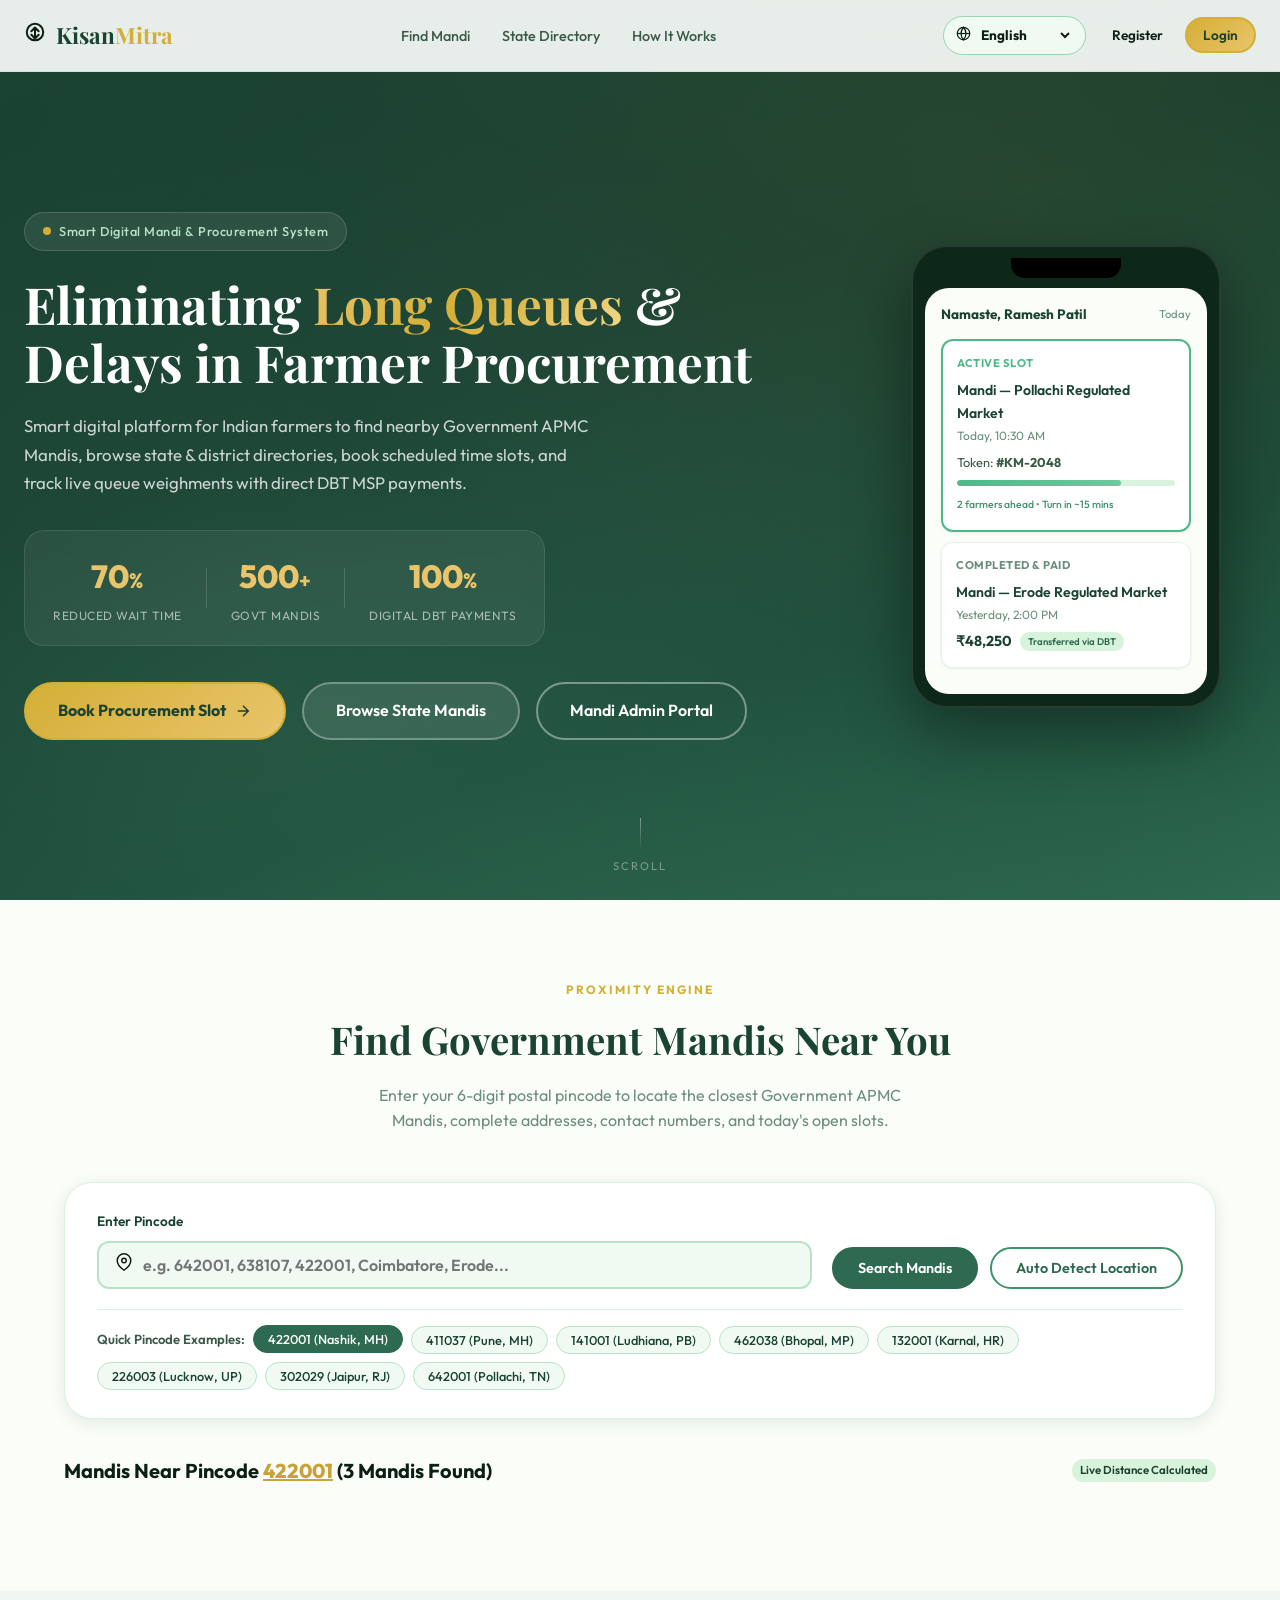
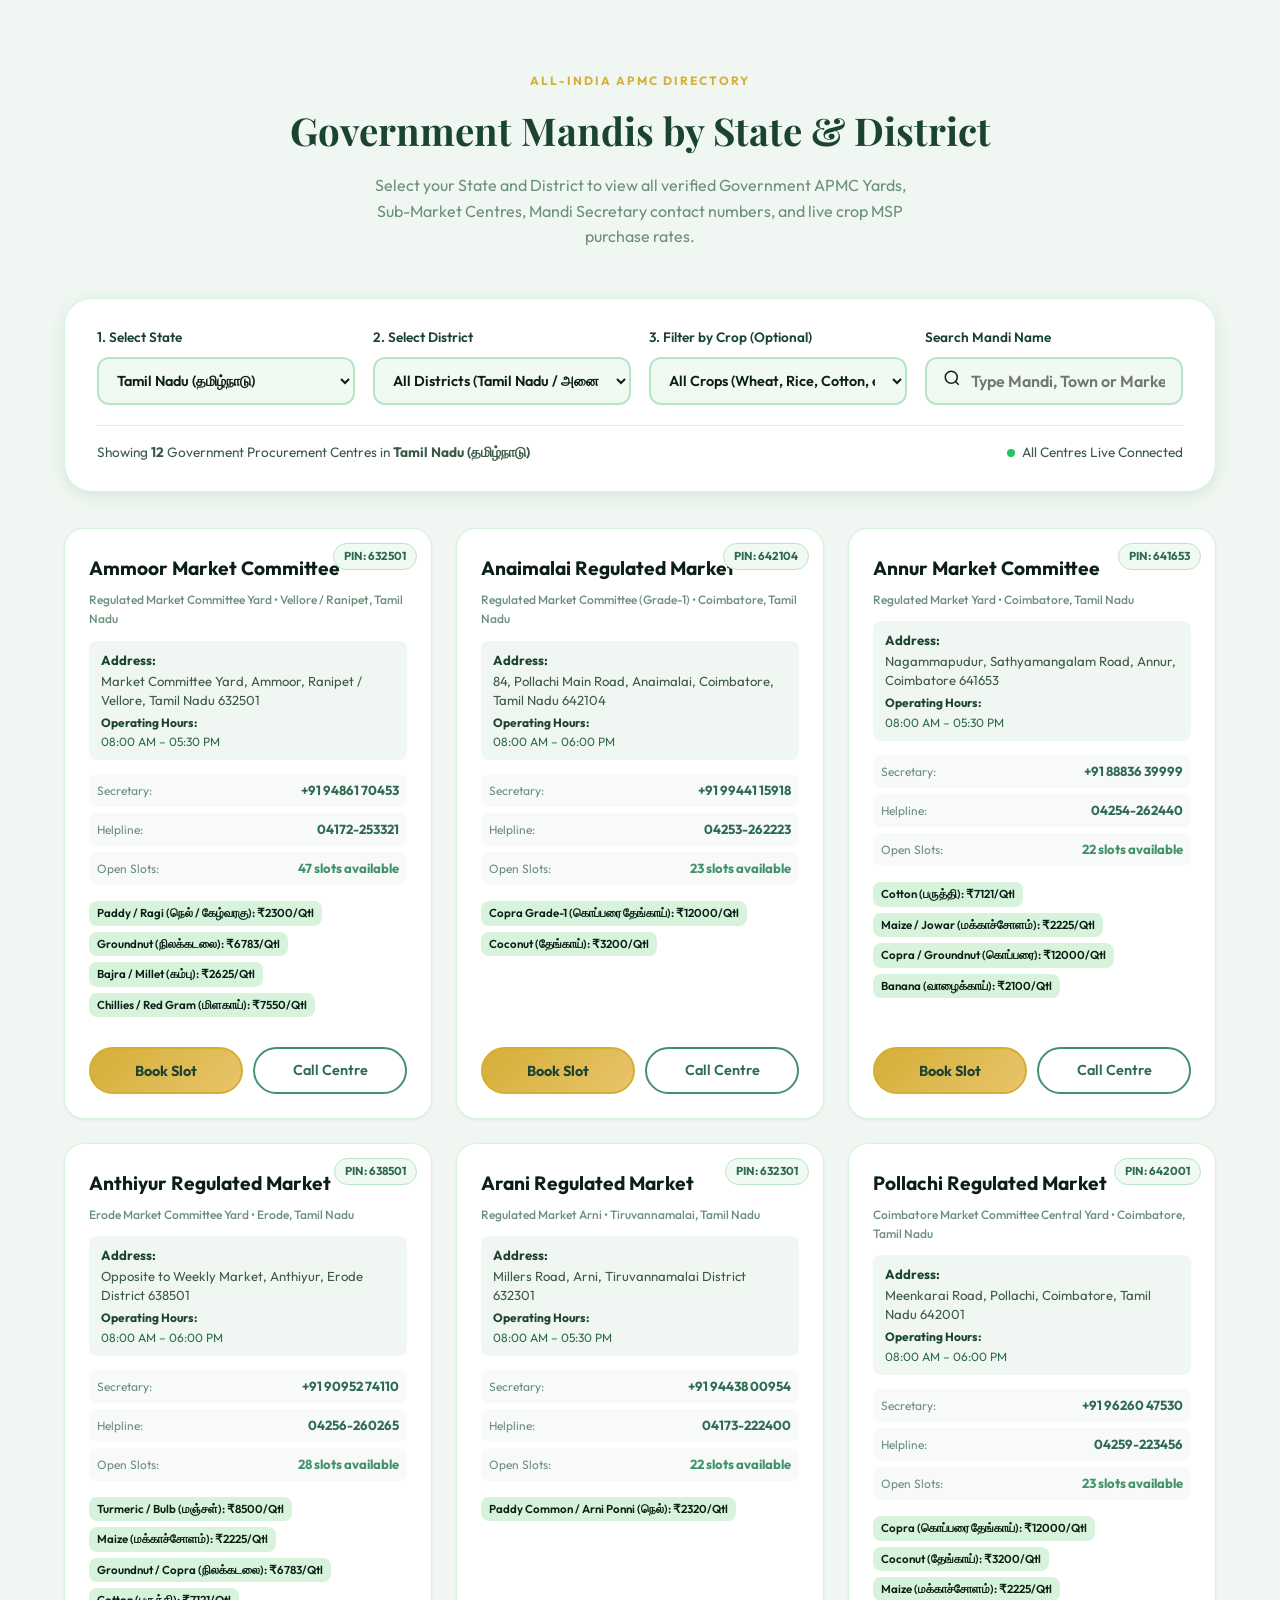
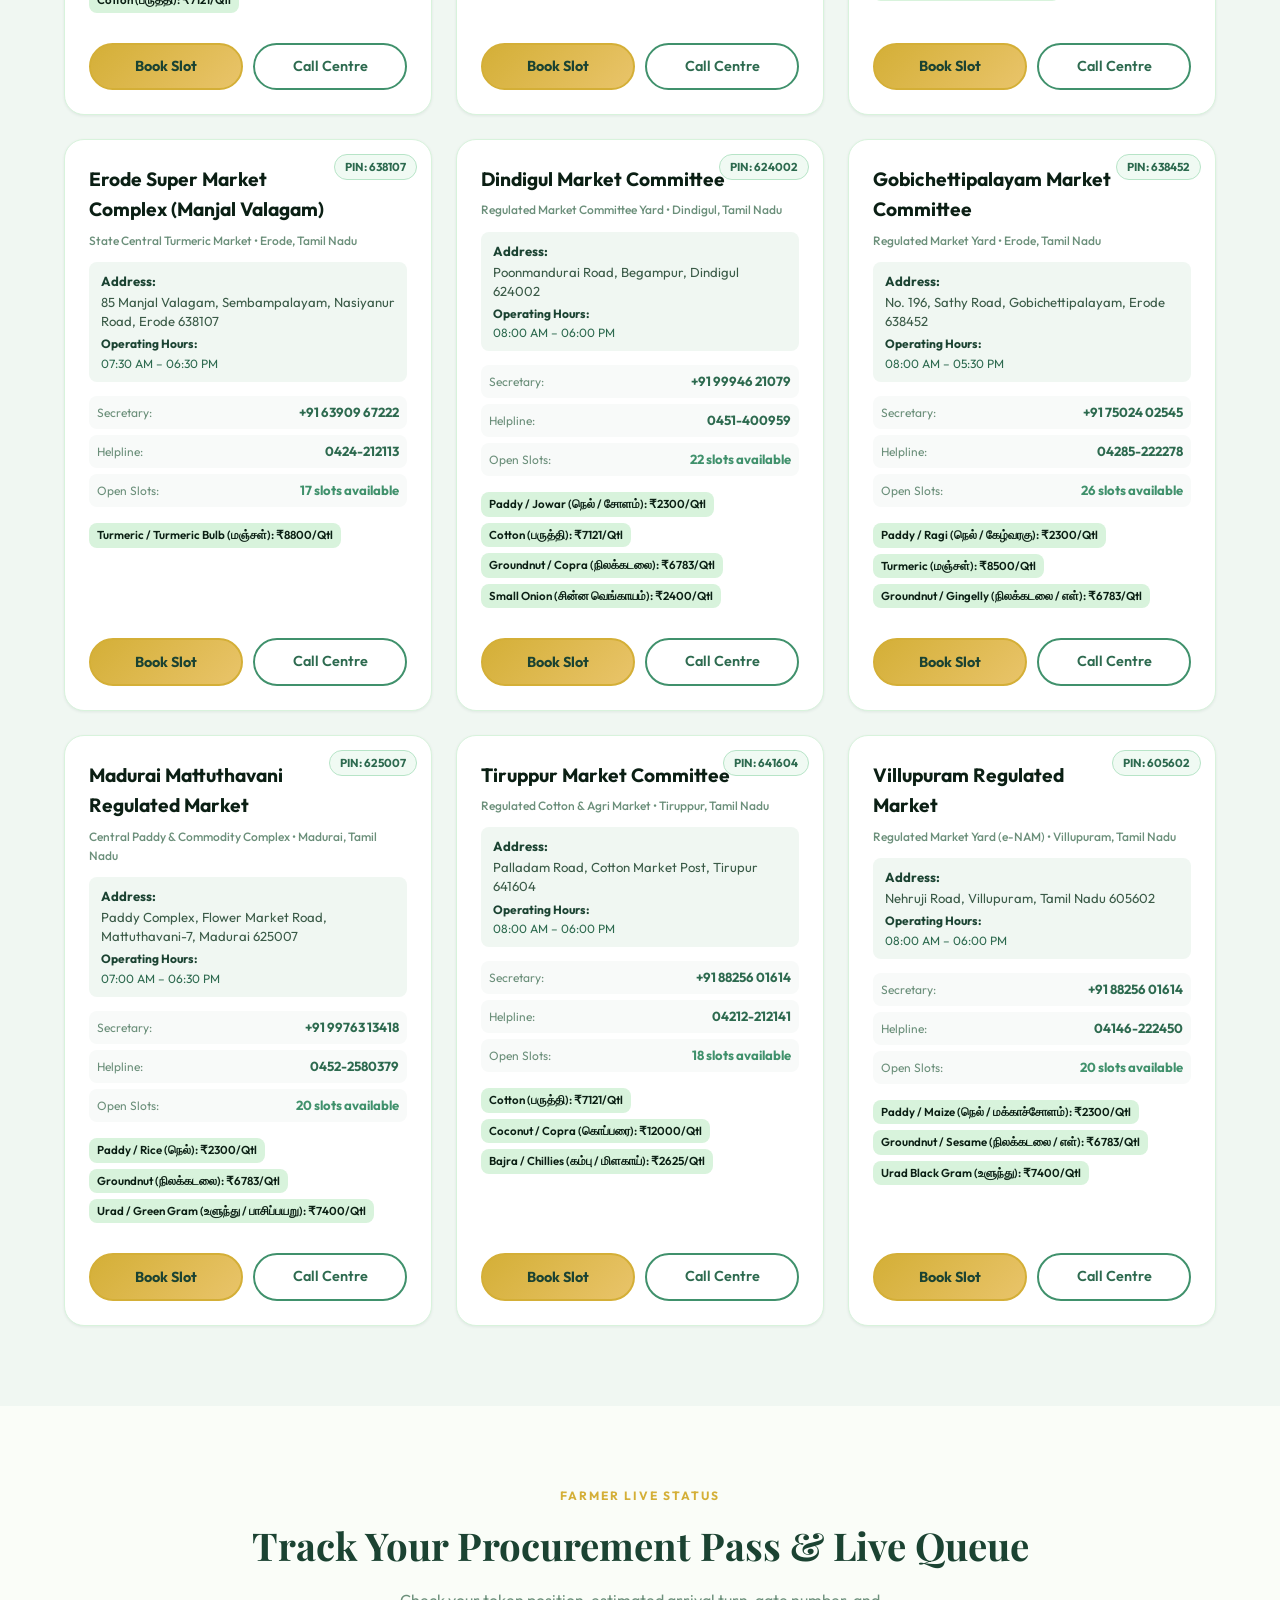
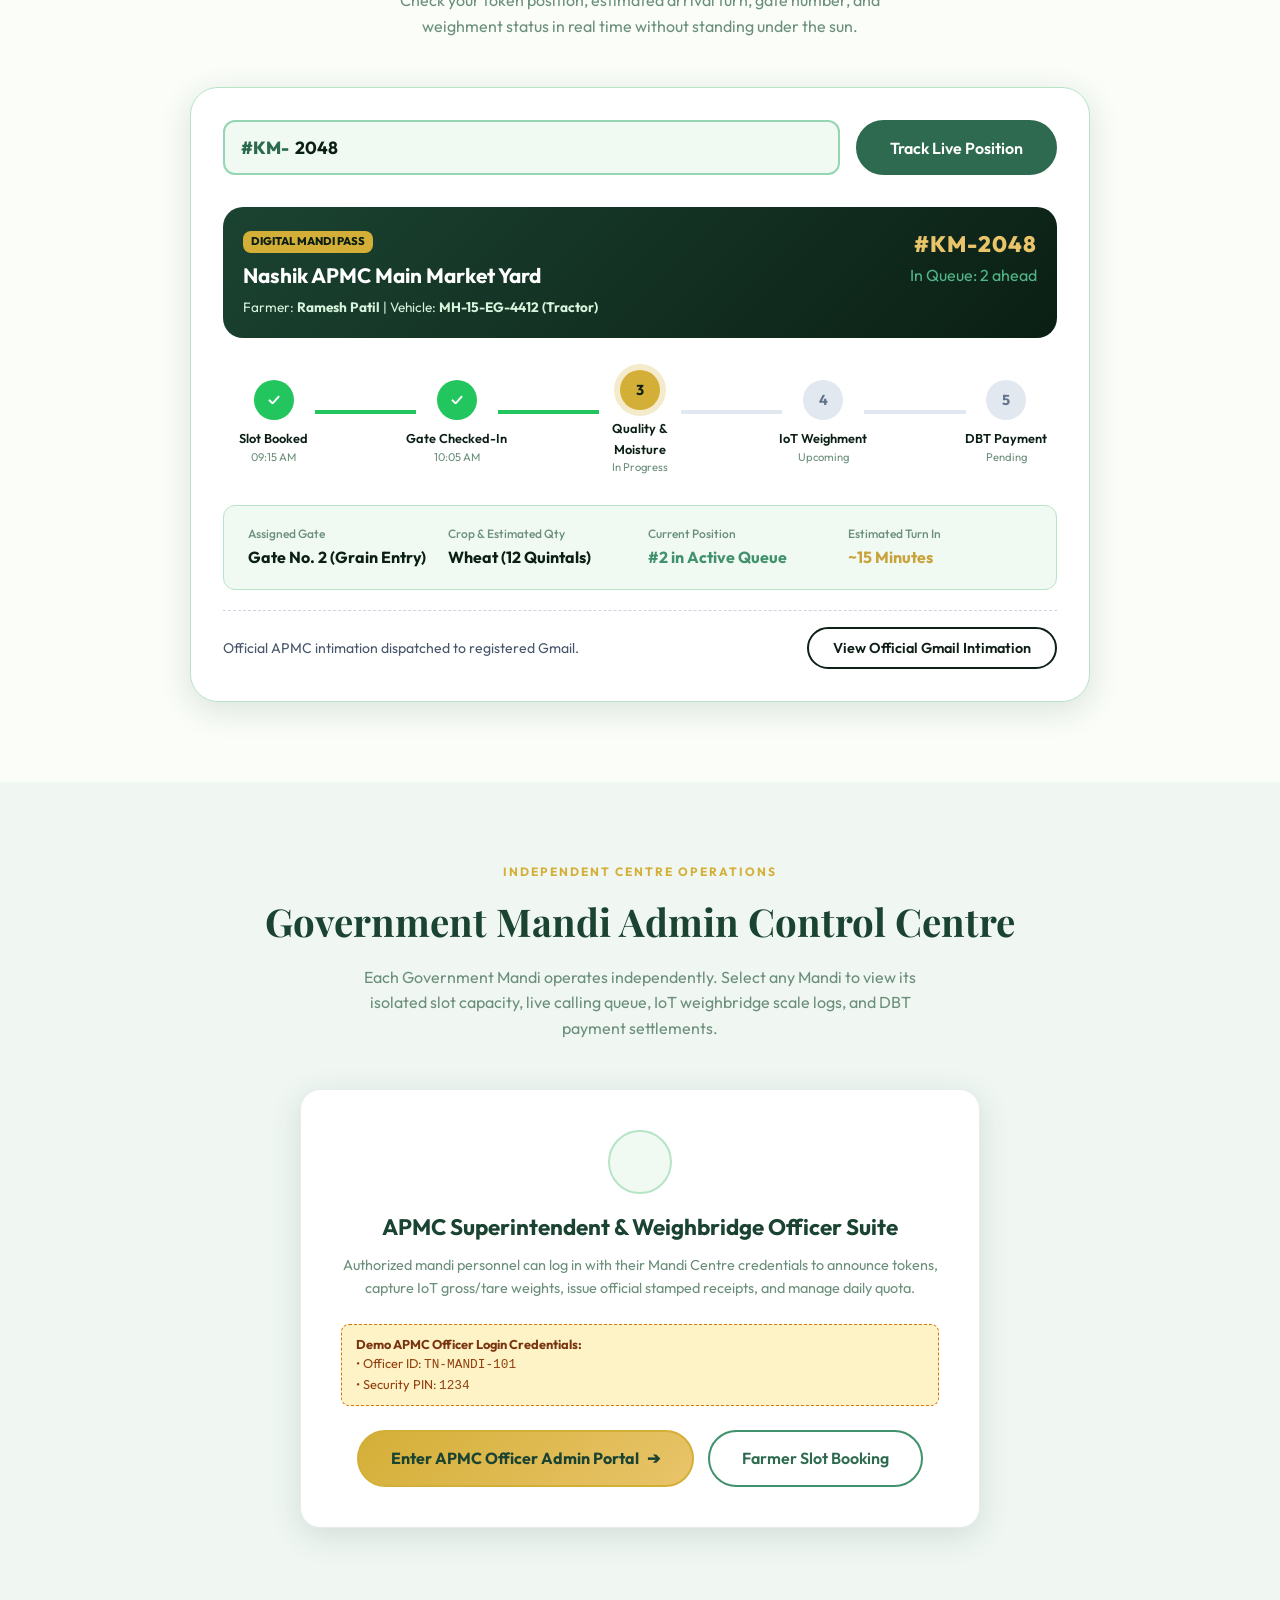
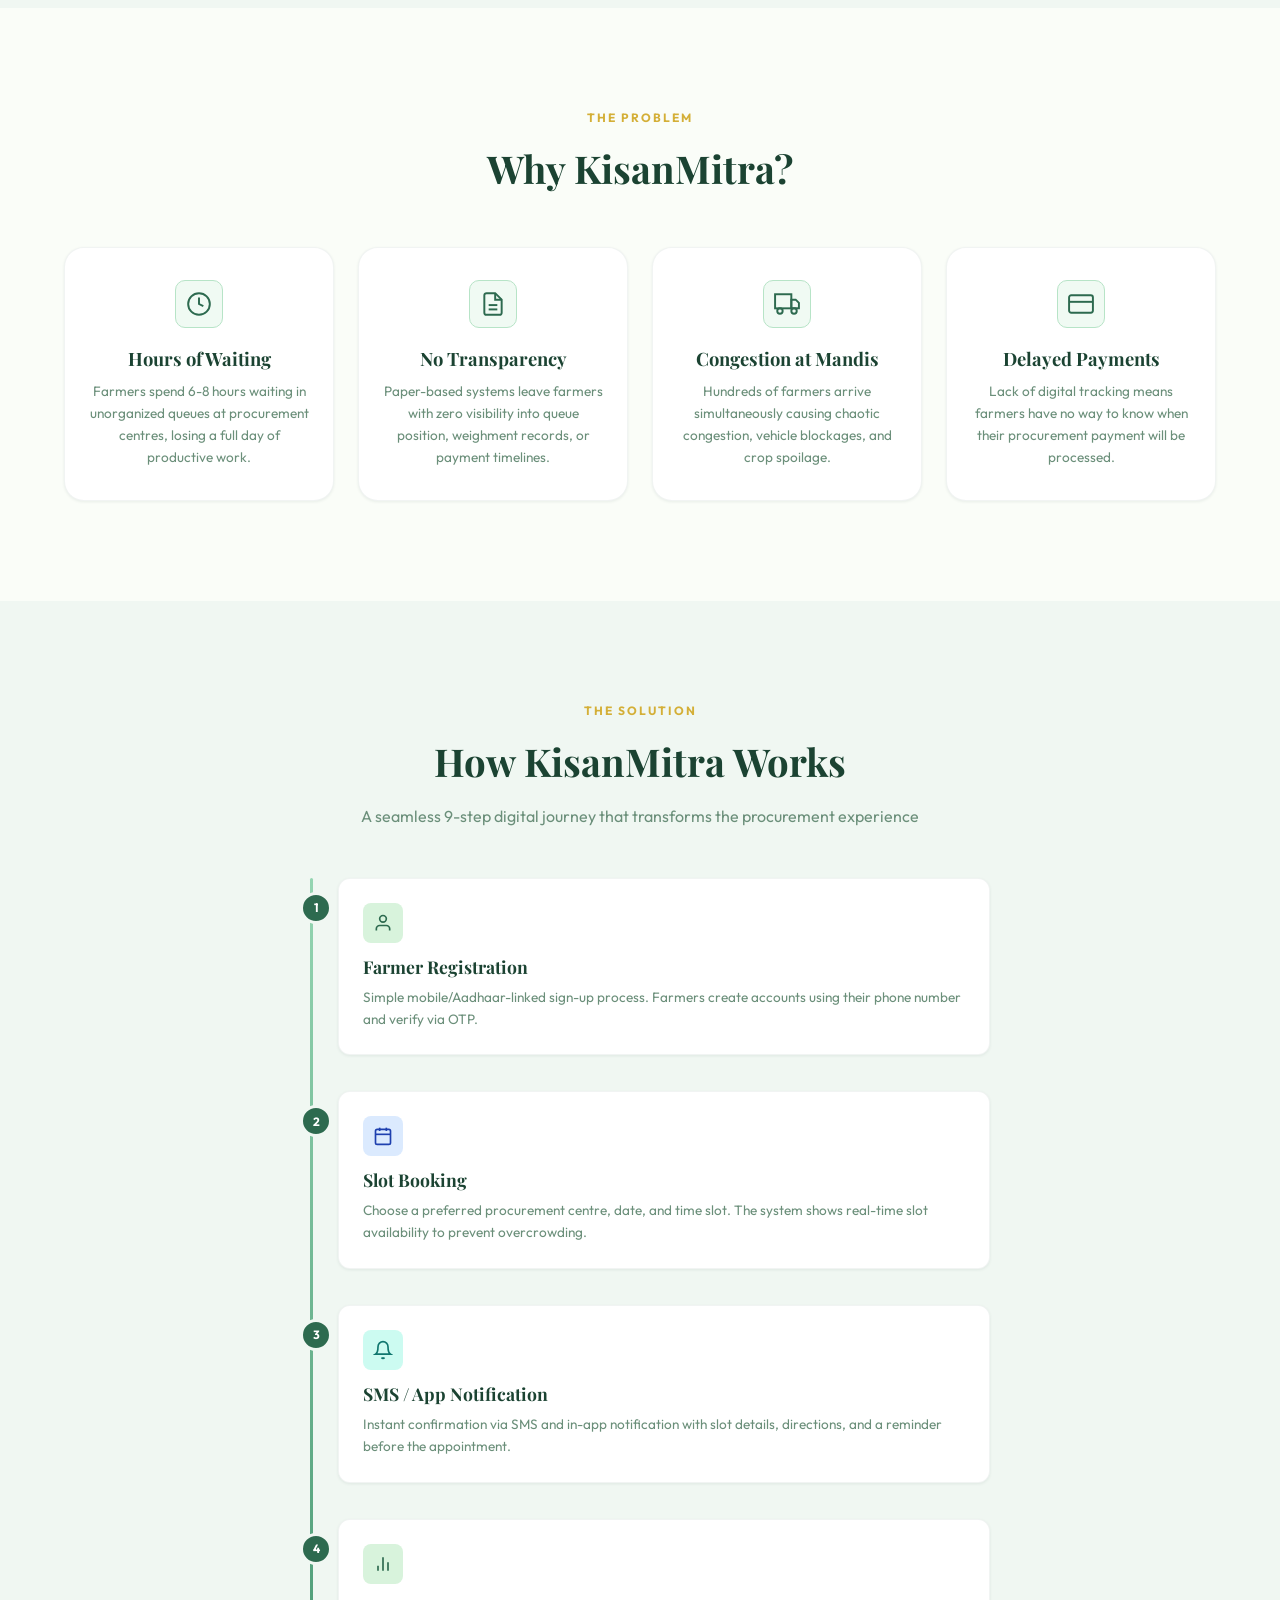
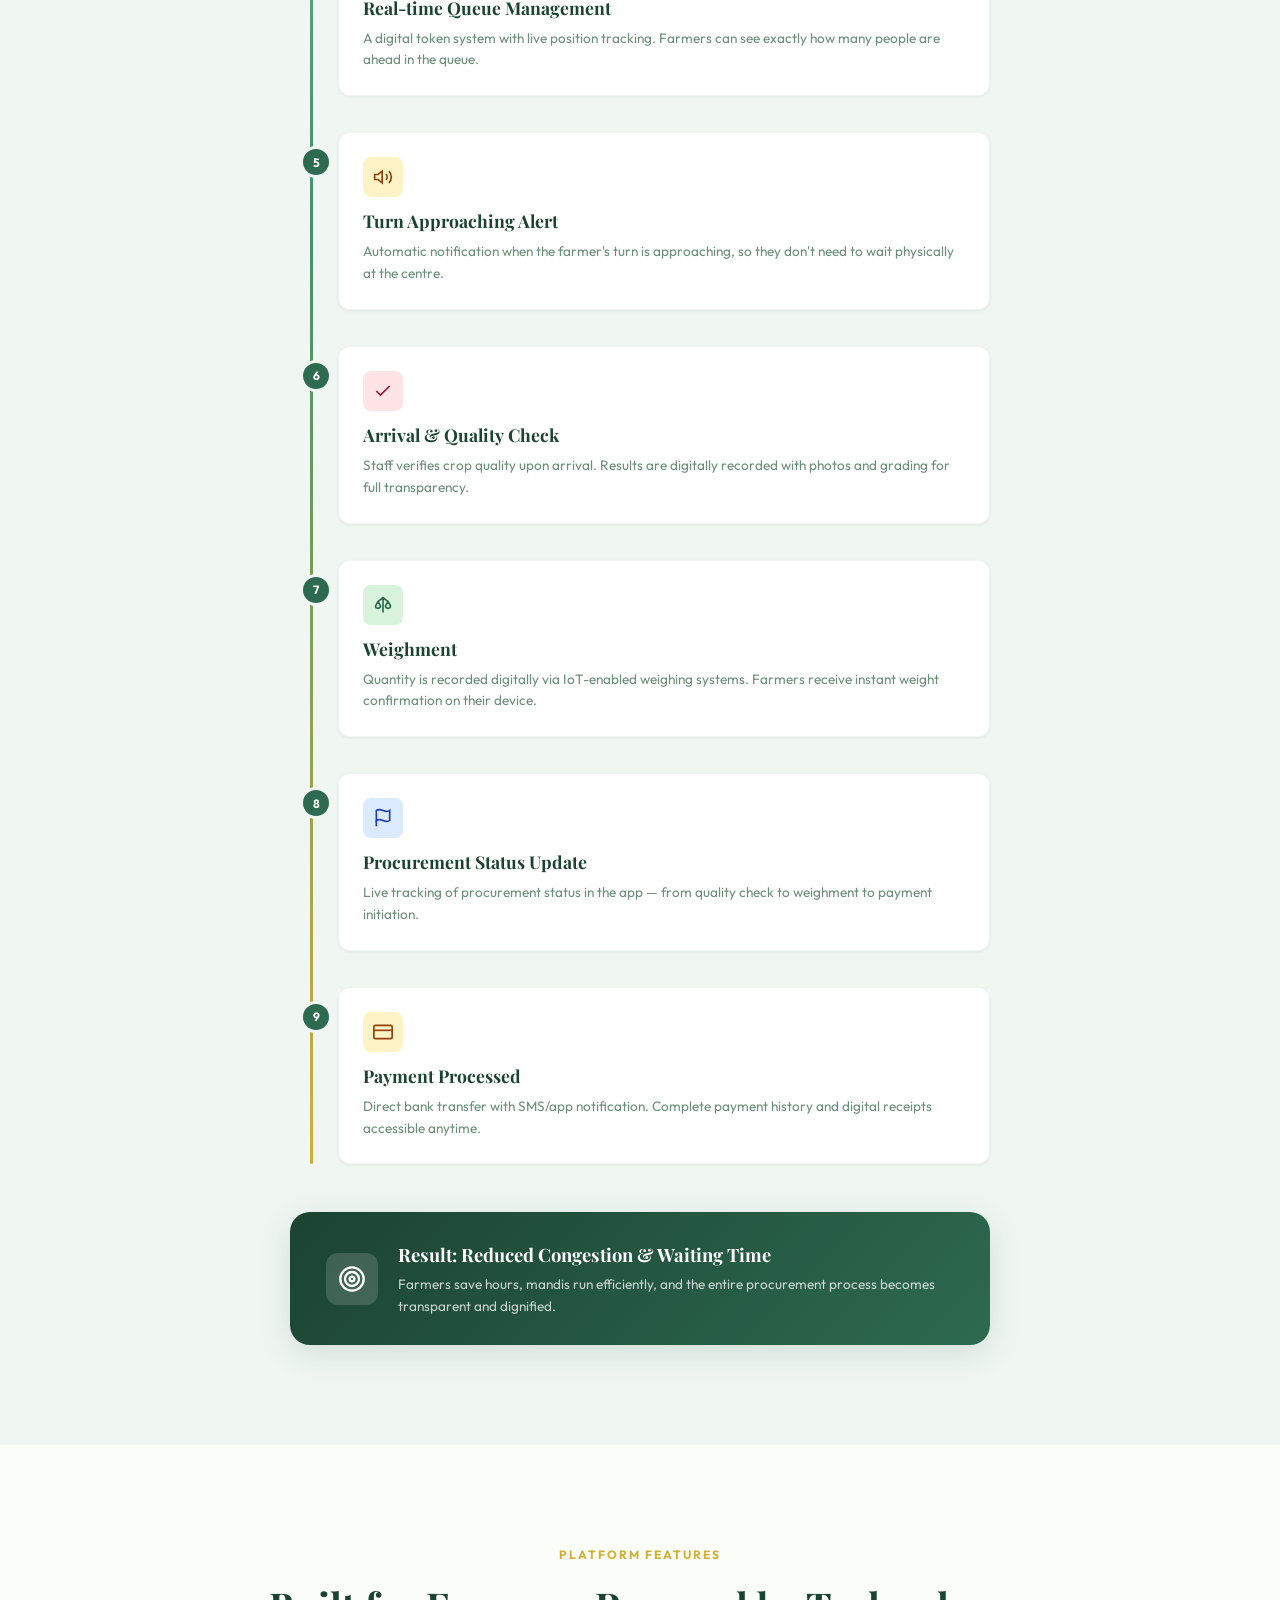
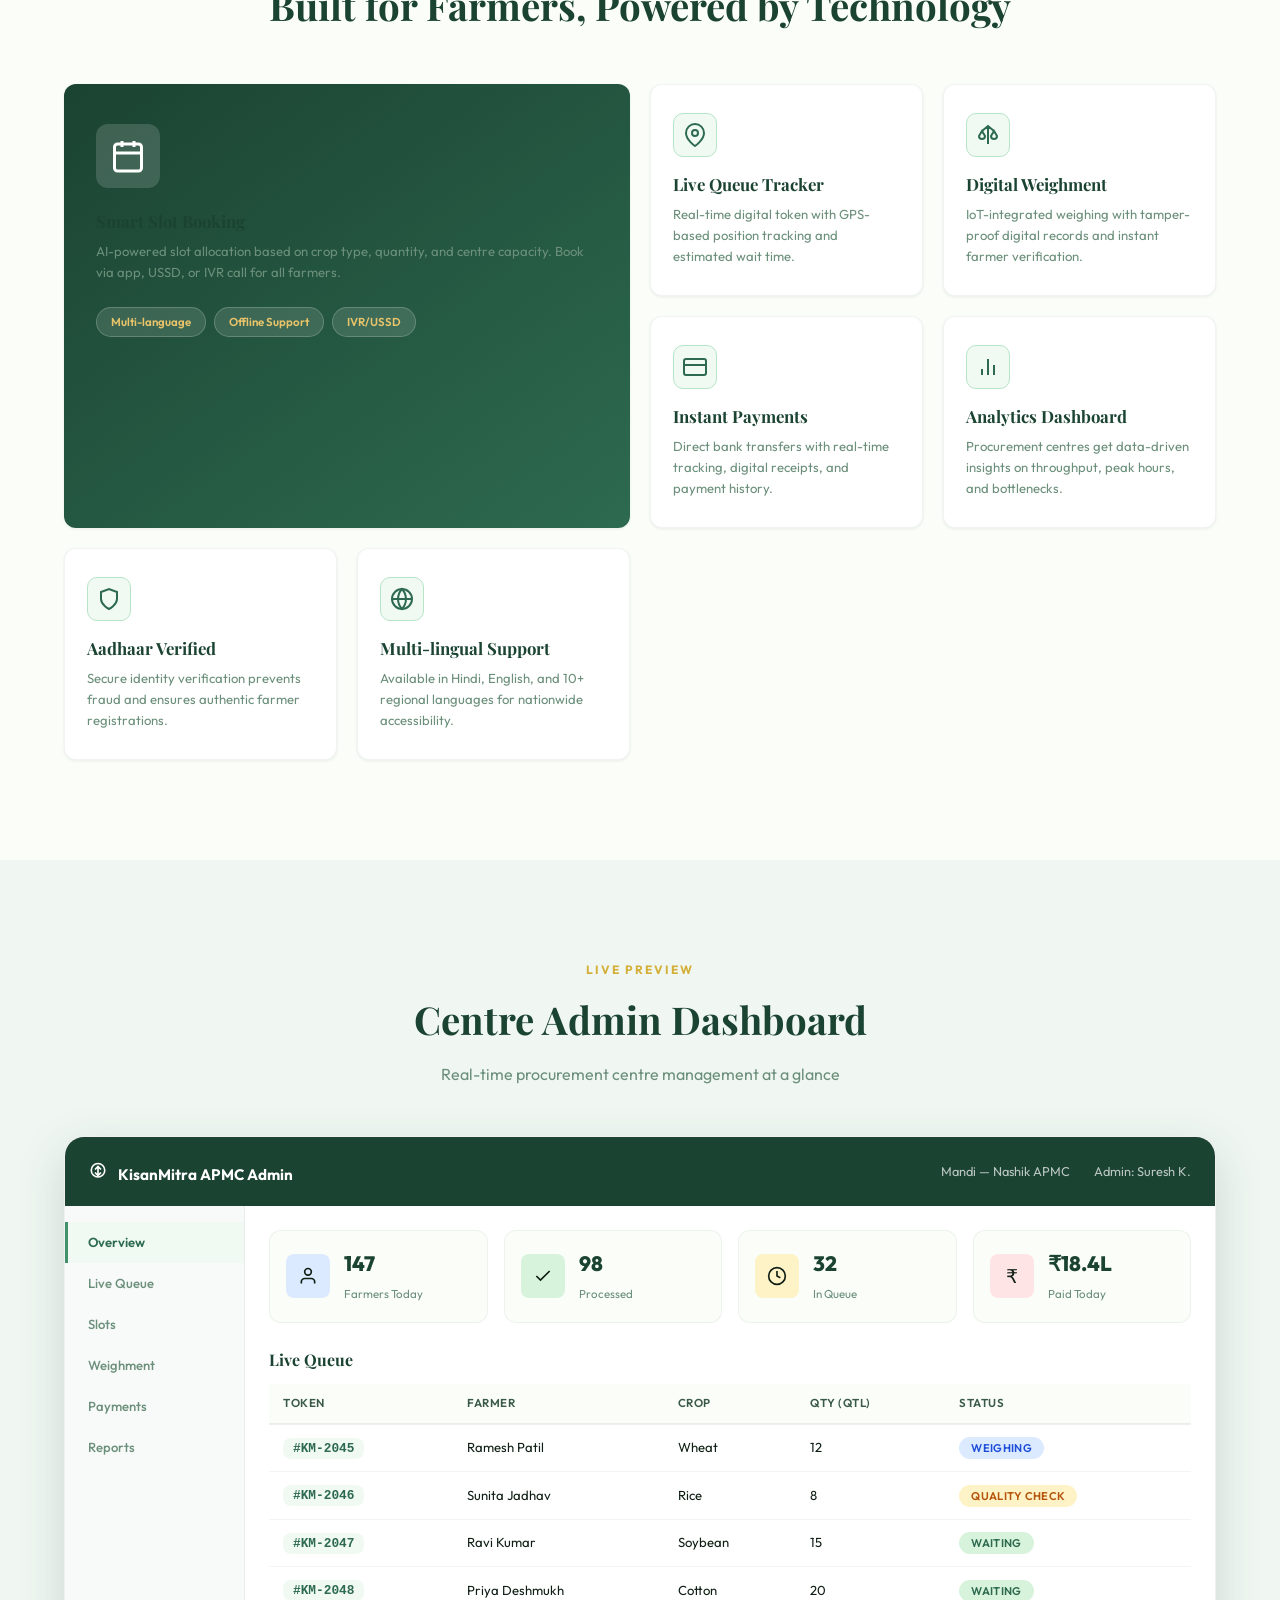
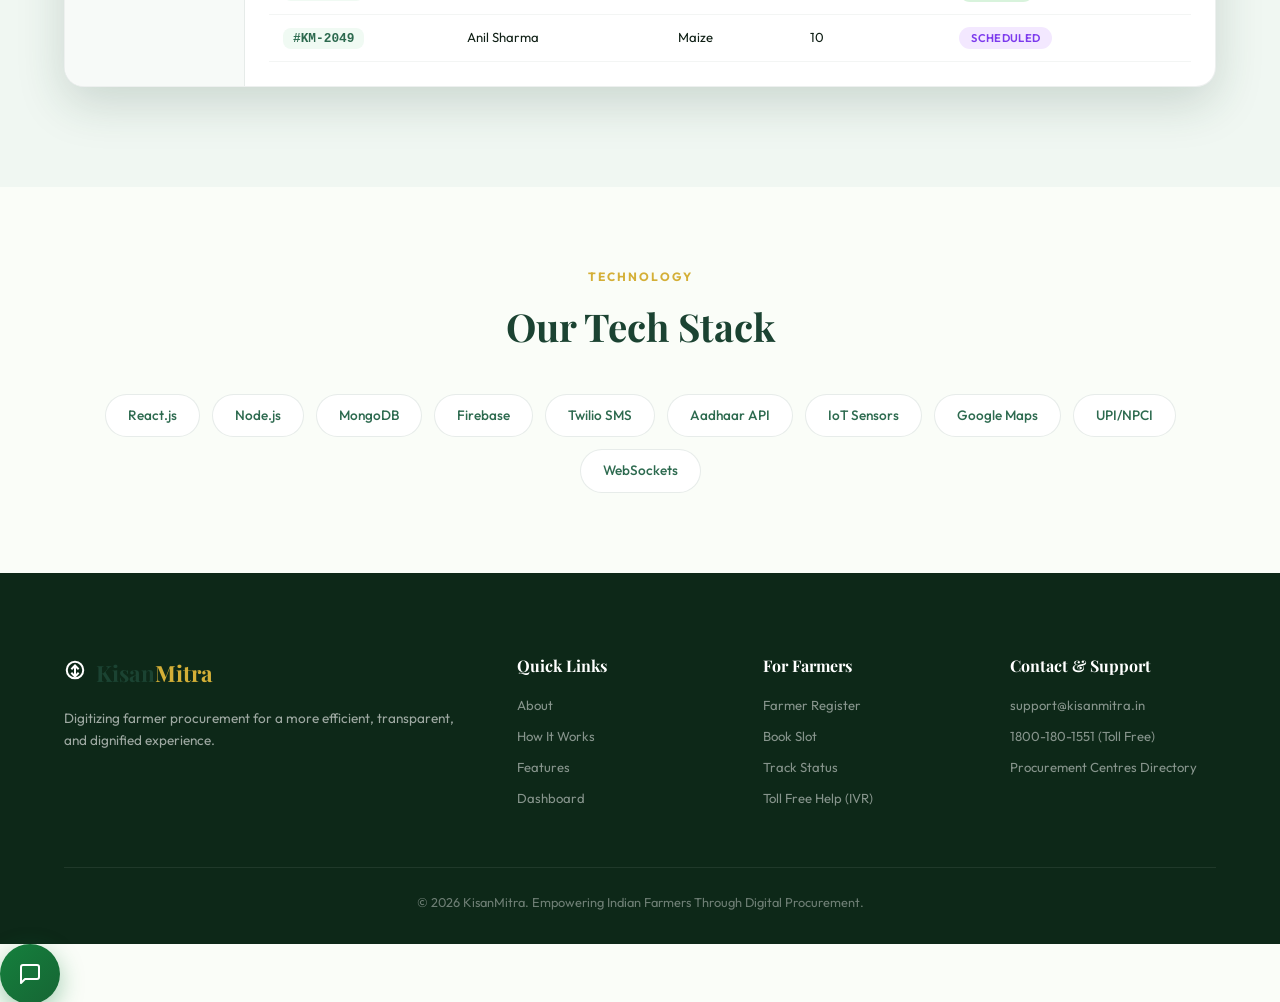
<file: index.html>
<!DOCTYPE html>
<html lang="en">
<head>
  <meta charset="UTF-8" />
  <meta name="viewport" content="width=device-width, initial-scale=1.0" />
  <title>KisanMitra — National APMC Mandi Procurement Portal</title>
  <meta name="description" content="KisanMitra digitizes the mandi procurement process with slot booking, real-time queue management, and transparent payment tracking for Indian farmers." />
  <meta name="theme-color" content="#166534" />
  <link rel="icon" href="data:image/svg+xml,<svg xmlns=%22http://www.w3.org/2000/svg%22 viewBox=%220 0 24 24%22 fill=%22none%22 stroke=%22%23166534%22 stroke-width=%222%22><path d=%22M12 2a9 9 0 0 1 9 9c0 4.97-4.03 9-9 9A9 9 0 0 1 3 11a9 9 0 0 1 9-9z%22/><path d=%22M12 6v12M8 10l4-4 4 4M8 14l4 4 4-4%22/></svg>" />
  <link rel="preconnect" href="https://fonts.googleapis.com" />
  <link rel="preconnect" href="https://fonts.gstatic.com" crossorigin />
  <link href="https://fonts.googleapis.com/css2?family=Outfit:wght@300;400;500;600;700;800&family=Playfair+Display:wght@500;600;700&display=swap" rel="stylesheet" />
  <link rel="stylesheet" href="style.css" />
</head>
<body>

  <!-- ===== NAVBAR ===== -->
  <nav class="navbar" id="navbar">
    <div class="nav-container">
      <a href="#" class="nav-logo">
        <span class="logo-icon">
          <svg width="22" height="22" viewBox="0 0 24 24" fill="none" stroke="currentColor" stroke-width="2.2" stroke-linecap="round" stroke-linejoin="round"><path d="M12 2a9 9 0 0 1 9 9c0 4.97-4.03 9-9 9A9 9 0 0 1 3 11a9 9 0 0 1 9-9z"/><path d="M12 6v12M8 10l4-4 4 4M8 14l4 4 4-4"/></svg>
        </span>
        <span class="logo-text">Kisan<span class="logo-accent">Mitra</span></span>
      </a>
      <ul class="nav-links" id="navLinks">
        <li><a href="#mandi-locator" data-i18n="nav_find_mandi">Find Mandi</a></li>
        <li><a href="#mandi-directory" data-i18n="nav_directory">State Directory</a></li>
        <li><a href="#how-it-works" data-i18n="nav_how_it_works">How It Works</a></li>
      </ul>
      <div class="nav-actions">
        <!-- Global Language Selector in Navbar -->
        <div class="lang-selector-wrap">
          <span class="lang-icon">
            <svg width="15" height="15" viewBox="0 0 24 24" fill="none" stroke="currentColor" stroke-width="2"><circle cx="12" cy="12" r="10"/><line x1="2" y1="12" x2="22" y2="12"/><path d="M12 2a15.3 15.3 0 0 1 4 10 15.3 15.3 0 0 1-4 10 15.3 15.3 0 0 1-4-10 15.3 15.3 0 0 1 4-10z"/></svg>
          </span>
          <select id="globalLangSelect" class="lang-dropdown" aria-label="Select Language">
            <option value="en" selected>English</option>
            <option value="ta">தமிழ் (Tamil)</option>
            <option value="hi">हिन्दी (Hindi)</option>
          </select>
        </div>
        <!-- Dynamic Login / Session Area -->
        <div id="navAuthArea" style="display: flex; gap: 8px; align-items: center;">
          <button class="btn btn-outline" id="navRegisterBtn" style="padding: 7px 14px; font-weight: 600; font-size: 0.85rem; border: 1.5px solid var(--primary); color: var(--primary);">
            Register
          </button>
          <button class="btn btn-gold" id="navLoginBtn" style="padding: 7px 16px; font-weight: 600; font-size: 0.85rem;">
            Login
          </button>
        </div>
      </div>
      <button class="mobile-toggle" id="mobileToggle" aria-label="Toggle menu">
        <span></span><span></span><span></span>
      </button>
    </div>
  </nav>

  <!-- ===== HERO ===== -->
  <section class="hero" id="hero">
    <div class="hero-bg-pattern"></div>
    <div class="hero-container">
      <div class="hero-content">
        <div class="hero-badge">
          <span class="badge-dot"></span>
          <span data-i18n="hero_badge">Smart Digital Mandi &amp; Procurement System</span>
        </div>
        <h1 class="hero-title" data-i18n="hero_title">
          Eliminating <span class="text-gradient">Long Queues</span> &amp; Delays in Farmer Procurement
        </h1>
        <p class="hero-subtitle" data-i18n="hero_subtitle">
          Smart digital platform for Indian farmers to find nearby Government APMC Mandis, browse state &amp; district directories, book scheduled time slots, and track live queue weighments with direct DBT MSP payments.
        </p>

        <div class="hero-stats">
          <div class="stat-item">
            <span class="stat-number" data-count="70">0</span><span class="stat-suffix">%</span>
            <span class="stat-label" data-i18n="stat_reduced_wait">Reduced Wait Time</span>
          </div>
          <div class="stat-divider"></div>
          <div class="stat-item">
            <span class="stat-number" data-count="500">0</span><span class="stat-suffix">+</span>
            <span class="stat-label" data-i18n="stat_mandis">Govt Mandis</span>
          </div>
          <div class="stat-divider"></div>
          <div class="stat-item">
            <span class="stat-number" data-count="100">0</span><span class="stat-suffix">%</span>
            <span class="stat-label" data-i18n="stat_dbt">Digital DBT Payments</span>
          </div>
        </div>
        <div class="hero-cta">
          <a href="book-slot.html" class="btn btn-gold btn-lg" id="heroBookSlotBtn">
            <span data-i18n="btn_book_slot">Book Procurement Slot</span>
            <svg width="18" height="18" viewBox="0 0 24 24" fill="none" stroke="currentColor" stroke-width="2"><path d="M5 12h14M12 5l7 7-7 7"/></svg>
          </a>
          <a href="#mandi-directory" class="btn btn-ghost btn-lg">
            <span data-i18n="btn_view_directory">Browse State Mandis</span>
          </a>
          <a href="admin.html" class="btn btn-outline-light btn-lg">
            <span data-i18n="btn_admin_portal">Mandi Admin Portal</span>
          </a>
        </div>
      </div>
      <div class="hero-visual">
        <div class="hero-phone">
          <div class="phone-notch"></div>
          <div class="phone-screen">
            <div class="phone-header">
              <span class="phone-greeting" data-i18n="phone_greeting">Namaste, Ramesh Patil</span>
              <span class="phone-date" data-i18n="phone_today">Today</span>
            </div>
            <div class="phone-card active-card">
              <div class="card-status status-active" data-i18n="card_active_slot">Active Slot</div>
              <div class="card-center" id="heroPhoneMandi">Mandi — Pollachi Regulated Market</div>
              <div class="card-time">Today, 10:30 AM</div>
              <div class="card-token">Token: <strong>#KM-2048</strong></div>
              <div class="card-queue">
                <div class="queue-bar">
                  <div class="queue-fill" style="width: 75%"></div>
                </div>
                <span class="queue-text" data-i18n="card_queue_eta">2 farmers ahead • Turn in ~15 mins</span>
              </div>
            </div>
            <div class="phone-card">
              <div class="card-status status-done" data-i18n="card_completed_paid">Completed &amp; Paid</div>
              <div class="card-center">Mandi — Erode Regulated Market</div>
              <div class="card-time">Yesterday, 2:00 PM</div>
              <div class="card-payment">₹48,250 <span class="paid-badge" data-i18n="paid_badge">Transferred via DBT</span></div>
            </div>
          </div>
        </div>
      </div>
    </div>
    <div class="hero-scroll-indicator">
      <div class="scroll-line"></div>
      <span data-i18n="scroll_label">Scroll</span>
    </div>
  </section>

  <!-- ========================================================= -->
  <!-- ===== 1. PINCODE MANDI LOCATOR & PROXIMITY FINDER ======= -->
  <!-- ========================================================= -->
  <section class="mandi-locator-section" id="mandi-locator">
    <div class="container">
      <div class="section-label">Proximity Engine</div>
      <h2 class="section-title">Find Government Mandis Near You</h2>
      <p class="section-desc">Enter your 6-digit postal pincode to locate the closest Government APMC Mandis, complete addresses, contact numbers, and today's open slots.</p>

      <div class="pincode-search-card">
        <div class="search-form-row">
          <div class="pincode-input-group">
            <label for="pincodeInput">Enter Pincode</label>
            <div class="input-with-icon">
              <span class="icon">
                <svg width="18" height="18" viewBox="0 0 24 24" fill="none" stroke="currentColor" stroke-width="2"><path d="M21 10c0 7-9 13-9 13s-9-6-9-13a9 9 0 0 1 18 0z"/><circle cx="12" cy="10" r="3"/></svg>
              </span>
              <input type="text" id="pincodeInput" placeholder="e.g. 422001, 411037, 141001..." maxlength="6" />
            </div>
          </div>
          <div class="pincode-actions">
            <button class="btn btn-primary" id="searchPincodeBtn">
              <span>Search Mandis</span>
            </button>
            <button class="btn btn-outline" id="detectLocationBtn">
              <span>Auto Detect Location</span>
            </button>
          </div>
        </div>

        <div class="filter-pills-row">
          <span class="pill-label">Quick Pincode Examples:</span>
          <button class="pin-chip active" data-pin="422001">422001 (Nashik, MH)</button>
          <button class="pin-chip" data-pin="411037">411037 (Pune, MH)</button>
          <button class="pin-chip" data-pin="141001">141001 (Ludhiana, PB)</button>
          <button class="pin-chip" data-pin="462038">462038 (Bhopal, MP)</button>
          <button class="pin-chip" data-pin="132001">132001 (Karnal, HR)</button>
          <button class="pin-chip" data-pin="226003">226003 (Lucknow, UP)</button>
          <button class="pin-chip" data-pin="302029">302029 (Jaipur, RJ)</button>
          <button class="pin-chip" data-pin="642001">642001 (Pollachi, TN)</button>
        </div>
      </div>

      <!-- Pincode Search Results -->
      <div class="pincode-results-header" id="pincodeResultsHeader">
        <h3>Mandis Near Pincode <span class="highlight-pin" id="searchedPinDisplay">422001</span> (<span id="pincodeResultCount">3</span> Mandis Found)</h3>
        <span class="badge-tag green">Live Distance Calculated</span>
      </div>

      <div class="mandi-cards-grid" id="pincodeMandiGrid">
        <!-- Dynamically injected via JavaScript -->
      </div>
    </div>
  </section>

  <!-- ========================================================= -->
  <!-- ===== 2. STATE & DISTRICT GOV MANDI DIRECTORY =========== -->
  <!-- ========================================================= -->
  <section class="mandi-directory-section" id="mandi-directory">
    <div class="container">
      <div class="section-label">All-India APMC Directory</div>
      <h2 class="section-title">Government Mandis by State &amp; District</h2>
      <p class="section-desc">Select your State and District to view all verified Government APMC Yards, Sub-Market Centres, Mandi Secretary contact numbers, and live crop MSP purchase rates.</p>

      <!-- Cascading Filter Controls -->
      <div class="directory-filter-card">
        <div class="directory-filter-grid">
          <div class="filter-group">
            <label for="stateSelect">1. Select State</label>
            <div class="select-wrap">
              <select id="stateSelect">
                <option value="all">All States (India)</option>
                <option value="maharashtra" selected>Maharashtra (महाराष्ट्र)</option>
                <option value="punjab">Punjab (ਪੰਜਾਬ)</option>
                <option value="madhya_pradesh">Madhya Pradesh (मध्य प्रदेश)</option>
                <option value="haryana">Haryana (हरियाणा)</option>
                <option value="uttar_pradesh">Uttar Pradesh (उत्तर प्रदेश)</option>
                <option value="rajasthan">Rajasthan (राजस्थान)</option>
                <option value="gujarat">Gujarat (ગુજરાત)</option>
                <option value="karnataka">Karnataka (ಕರ್ನಾಟಕ)</option>
                <option value="tamil_nadu">Tamil Nadu (தமிழ்நாடு)</option>
                <option value="andhra_pradesh">Andhra Pradesh / Telangana</option>
              </select>
            </div>
          </div>

          <div class="filter-group">
            <label for="districtSelect">2. Select District</label>
            <div class="select-wrap">
              <select id="districtSelect">
                <!-- Dynamically populated -->
              </select>
            </div>
          </div>

          <div class="filter-group">
            <label for="cropFilterSelect">3. Filter by Crop (Optional)</label>
            <div class="select-wrap">
              <select id="cropFilterSelect">
                <option value="all">All Crops (Wheat, Rice, Cotton, etc.)</option>
                <option value="wheat">Wheat (गेहूं)</option>
                <option value="rice">Rice / Paddy (धान)</option>
                <option value="soybean">Soybean (सोयाबीन)</option>
                <option value="cotton">Cotton (कपास)</option>
                <option value="mustard">Mustard (सरसों)</option>
                <option value="maize">Maize (मक्का)</option>
                <option value="onion">Onion (प्याज)</option>
              </select>
            </div>
          </div>

          <div class="filter-group search-name-group">
            <label for="mandiSearchName">Search Mandi Name</label>
            <div class="input-with-icon">
              <span class="icon">
                <svg width="18" height="18" viewBox="0 0 24 24" fill="none" stroke="currentColor" stroke-width="2"><circle cx="11" cy="11" r="8"/><line x1="21" y1="21" x2="16.65" y2="16.65"/></svg>
              </span>
              <input type="text" id="mandiSearchName" placeholder="Type Mandi / APMC name..." />
            </div>
          </div>
        </div>

        <div class="directory-summary-bar">
          <div class="summary-left">
            <span>Showing <strong id="directoryCountDisplay">0</strong> Government Procurement Centres in <strong id="directoryRegionDisplay">Maharashtra</strong></span>
          </div>
          <div class="summary-right">
            <span class="status-indicator-dot"></span> All Centres Live Connected
          </div>
        </div>
      </div>

      <!-- State & District Results Grid -->
      <div class="directory-grid" id="directoryMandiGrid">
        <!-- Rendered dynamically -->
      </div>
    </div>
  </section>

  <!-- ========================================================= -->
  <!-- ===== 3. FARMER LIVE TOKEN & QUEUE STATUS TRACKER ======= -->
  <!-- ========================================================= -->
  <section class="live-tracker-section" id="token-tracker">
    <div class="container">
      <div class="section-label">Farmer Live Status</div>
      <h2 class="section-title">Track Your Procurement Pass &amp; Live Queue</h2>
      <p class="section-desc">Check your token position, estimated arrival turn, gate number, and weighment status in real time without standing under the sun.</p>

      <div class="token-tracker-card">
        <div class="tracker-input-row">
          <div class="token-input-wrap">
            <span class="token-prefix">#KM-</span>
            <input type="text" id="trackTokenInput" placeholder="Enter 4-digit Token (e.g. 2048, 2045, 2046)..." maxlength="6" value="2048" />
          </div>
          <button class="btn btn-primary btn-lg" id="trackTokenBtn">Track Live Position</button>
        </div>

        <!-- Error Alert when token is not in records -->
        <div class="tracker-error-box" id="tokenTrackerError" style="display: none; margin-top: 20px; background: #fef2f2; border: 1.5px solid #f87171; border-radius: 12px; padding: 18px; align-items: flex-start; gap: 14px;">
          <div class="tracker-error-icon" style="color: #dc2626;">
            <svg width="24" height="24" viewBox="0 0 24 24" fill="none" stroke="currentColor" stroke-width="2"><circle cx="12" cy="12" r="10"/><line x1="12" y1="8" x2="12" y2="12"/><line x1="12" y1="16" x2="12.01" y2="16"/></svg>
          </div>
          <div class="tracker-error-content">
            <h4 style="margin: 0 0 6px; color: #991b1b; font-size: 1.1rem;">No Tracker ID Found</h4>
            <p id="tokenTrackerErrorMsg" style="margin: 0; color: #b91c1c; font-size: 0.95rem; line-height: 1.5;">This token is not registered in our APMC Mandi database. Please check your token number or book a new slot.</p>
          </div>
        </div>

        <!-- Interactive Live Progress Milestone Card -->
        <div class="tracker-result-display" id="tokenTrackerResult">
          <div class="tracker-header-box">
            <div class="th-left">
              <span class="pass-badge">DIGITAL MANDI PASS</span>
              <h3 id="trackMandiName">Nashik APMC Main Market Yard</h3>
              <p id="trackFarmerInfo">Farmer: <strong>Ramesh Patil</strong> | Vehicle: <strong>MH-15-EG-4412 (Tractor)</strong></p>
            </div>
            <div class="th-right">
              <div class="token-giant-badge" id="trackTokenBadge">#KM-2048</div>
              <span class="status-pill status-active" id="trackStatusPill">In Queue: 2 ahead</span>
            </div>
          </div>

          <!-- Progress Stepper -->
          <div class="tracker-stepper">
            <div class="stepper-step completed" id="stepPassIssued">
              <div class="step-circle">✓</div>
              <div class="step-title">Slot Booked</div>
              <div class="step-time">09:15 AM</div>
            </div>
            <div class="stepper-line active"></div>
            <div class="stepper-step completed" id="stepGateIn">
              <div class="step-circle">✓</div>
              <div class="step-title">Gate Checked-In</div>
              <div class="step-time">10:05 AM</div>
            </div>
            <div class="stepper-line active"></div>
            <div class="stepper-step current" id="stepQualityCheck">
              <div class="step-circle">3</div>
              <div class="step-title">Quality &amp; Moisture</div>
              <div class="step-time">In Progress</div>
            </div>
            <div class="stepper-line"></div>
            <div class="stepper-step" id="stepWeighing">
              <div class="step-circle">4</div>
              <div class="step-title">IoT Weighment</div>
              <div class="step-time">Upcoming</div>
            </div>
            <div class="stepper-line"></div>
            <div class="stepper-step" id="stepPayment">
              <div class="step-circle">5</div>
              <div class="step-title">DBT Payment</div>
              <div class="step-time">Pending</div>
            </div>
          </div>

          <!-- Live Queue ETA Box -->
          <div class="queue-eta-box">
            <div class="eta-item">
              <span class="eta-label">Assigned Gate</span>
              <span class="eta-val" id="trackGate">Gate No. 2 (Grain Entry)</span>
            </div>
            <div class="eta-item">
              <span class="eta-label">Crop &amp; Estimated Qty</span>
              <span class="eta-val" id="trackCropQty">Wheat (12 Quintals)</span>
            </div>
            <div class="eta-item">
              <span class="eta-label">Current Position</span>
              <span class="eta-val text-green" id="trackQueuePos">#2 in Active Queue</span>
            </div>
            <div class="eta-item">
              <span class="eta-label">Estimated Turn In</span>
              <span class="eta-val text-gold" id="trackEta">~15 Minutes</span>
            </div>
          </div>

          <!-- Official Gmail Dispatch Intimation Action -->
          <div style="margin-top: 20px; padding-top: 16px; border-top: 1px dashed #cbd5e1; display: flex; justify-content: space-between; align-items: center; flex-wrap: wrap; gap: 12px;" id="trackEmailActionRow">
            <span style="font-size: 0.88rem; color: #475569;">
              Official APMC intimation dispatched to registered Gmail.
            </span>
            <button type="button" class="btn btn-outline" id="trackViewEmailBtn" style="font-weight: 600; border-color: var(--primary); color: var(--primary);">
              View Official Gmail Intimation
            </button>
          </div>
        </div>
      </div>
    </div>
  </section>

  <!-- ========================================================= -->
  <!-- ===== 4. DEDICATED MANDI ADMIN PORTAL GATEWAY =========== -->
  <!-- ========================================================= -->
  <section class="admin-section" id="admin-portal">
    <div class="container">
      <div class="section-label" data-i18n="admin_label">Independent Centre Operations</div>
      <h2 class="section-title" data-i18n="admin_title">Government Mandi Admin Control Centre</h2>
      <p class="section-desc" data-i18n="admin_desc">Each Government APMC Mandi operates independently. Officials can log in to access the dedicated Operating Suite with live queue calling, IoT weighbridge scale terminal, and direct DBT bank transfer ledger.</p>

      <div class="auth-card" style="margin: 30px auto 0; max-width: 680px; text-align: center;">
        <div class="auth-emblem">
          <svg width="40" height="40" viewBox="0 0 24 24" fill="none" stroke="var(--primary)" stroke-width="1.8"><path d="M3 21h18M3 10h18M5 10v11M19 10v11M9 10v11M15 10v11M12 3L2 10h20L12 3z"/></svg>
        </div>
        <h3 style="font-size: 1.4rem; color: var(--green-900); margin-bottom: 8px;" data-i18n="admin_portal_box_title">APMC Superintendent &amp; Weighbridge Officer Suite</h3>
        <p style="color: var(--text-muted); font-size: 0.9rem; line-height: 1.6; margin-bottom: 24px;" data-i18n="admin_portal_box_desc">
          Authorized mandi personnel can log in with their Mandi Centre credentials to announce tokens, capture IoT gross/tare weights, issue official stamped receipts, and manage daily quota.
        </p>
        <div class="demo-pill" style="margin-bottom: 24px; text-align: left;">
          <strong>Demo APMC Officer Login Credentials:</strong><br/>
          • Officer ID: <code>TN-MANDI-101</code><br/>
          • Security PIN: <code>1234</code>
        </div>
        <div style="display: flex; gap: 14px; justify-content: center; flex-wrap: wrap;">
          <a href="admin.html" class="btn btn-gold btn-lg" style="text-decoration: none;">
            <span data-i18n="btn_enter_admin_portal">Enter APMC Officer Admin Portal</span> ➔
          </a>
          <a href="book-slot.html" class="btn btn-outline btn-lg" style="text-decoration: none;">
            <span data-i18n="btn_book_farmer_slot">Farmer Slot Booking</span>
          </a>
        </div>
      </div>
    </div>
  </section>

  <!-- ===== PROBLEM STATEMENT ===== -->
  <section class="about" id="about">
    <div class="container">
      <div class="section-label" data-i18n="problem_label">The Problem</div>
      <h2 class="section-title" data-i18n="problem_title">Why KisanMitra?</h2>
      <div class="problem-grid">
        <div class="problem-card">
          <div class="problem-icon">
            <svg width="36" height="36" viewBox="0 0 24 24" fill="none" stroke="var(--primary)" stroke-width="1.8"><circle cx="12" cy="12" r="10"/><polyline points="12 6 12 12 16 14"/></svg>
          </div>
          <h3 data-i18n="prob_wait_title">Hours of Waiting</h3>
          <p data-i18n="prob_wait_desc">Farmers spend 6-8 hours waiting in unorganized queues at procurement centres, losing a full day of productive work.</p>
        </div>
        <div class="problem-card">
          <div class="problem-icon">
            <svg width="36" height="36" viewBox="0 0 24 24" fill="none" stroke="var(--primary)" stroke-width="1.8"><path d="M14 2H6a2 2 0 0 0-2 2v16a2 2 0 0 0 2 2h12a2 2 0 0 0 2-2V8z"/><polyline points="14 2 14 8 20 8"/><line x1="16" y1="13" x2="8" y2="13"/><line x1="16" y1="17" x2="8" y2="17"/></svg>
          </div>
          <h3 data-i18n="prob_trans_title">No Transparency</h3>
          <p data-i18n="prob_trans_desc">Paper-based systems leave farmers with zero visibility into queue position, weighment records, or payment timelines.</p>
        </div>
        <div class="problem-card">
          <div class="problem-icon">
            <svg width="36" height="36" viewBox="0 0 24 24" fill="none" stroke="var(--primary)" stroke-width="1.8"><rect x="1" y="3" width="15" height="13"/><polygon points="16 8 20 8 23 11 23 16 16 16 16 8"/><circle cx="5.5" cy="18.5" r="2.5"/><circle cx="18.5" cy="18.5" r="2.5"/></svg>
          </div>
          <h3 data-i18n="prob_cong_title">Congestion at Mandis</h3>
          <p data-i18n="prob_cong_desc">Hundreds of farmers arrive simultaneously causing chaotic congestion, vehicle blockages, and crop spoilage.</p>
        </div>
        <div class="problem-card">
          <div class="problem-icon">
            <svg width="36" height="36" viewBox="0 0 24 24" fill="none" stroke="var(--primary)" stroke-width="1.8"><rect x="1" y="4" width="22" height="16" rx="2" ry="2"/><line x1="1" y1="10" x2="23" y2="10"/></svg>
          </div>
          <h3 data-i18n="prob_pay_title">Delayed Payments</h3>
          <p data-i18n="prob_pay_desc">Lack of digital tracking means farmers have no way to know when their procurement payment will be processed.</p>
        </div>
      </div>
    </div>
  </section>

  <!-- ===== HOW IT WORKS ===== -->
  <section class="how-it-works" id="how-it-works">
    <div class="container">
      <div class="section-label" data-i18n="how_label">The Solution</div>
      <h2 class="section-title" data-i18n="how_title">How KisanMitra Works</h2>
      <p class="section-desc" data-i18n="how_desc">A seamless 9-step digital journey that transforms the procurement experience</p>
      <div class="timeline">

        <div class="timeline-item" data-step="1">
          <div class="timeline-dot"><span>1</span></div>
          <div class="timeline-content">
            <div class="timeline-icon-wrap green">
              <svg width="20" height="20" viewBox="0 0 24 24" fill="none" stroke="currentColor" stroke-width="2"><path d="M20 21v-2a4 4 0 0 0-4-4H8a4 4 0 0 0-4 4v2"/><circle cx="12" cy="7" r="4"/></svg>
            </div>
            <h3 data-i18n="step1_title">Farmer Registration</h3>
            <p data-i18n="step1_desc">Simple mobile/Aadhaar-linked sign-up process. Farmers create accounts using their phone number and verify via OTP.</p>
          </div>
        </div>

        <div class="timeline-item" data-step="2">
          <div class="timeline-dot"><span>2</span></div>
          <div class="timeline-content">
            <div class="timeline-icon-wrap blue">
              <svg width="20" height="20" viewBox="0 0 24 24" fill="none" stroke="currentColor" stroke-width="2"><rect x="3" y="4" width="18" height="18" rx="2" ry="2"/><line x1="16" y1="2" x2="16" y2="6"/><line x1="8" y1="2" x2="8" y2="6"/><line x1="3" y1="10" x2="21" y2="10"/></svg>
            </div>
            <h3 data-i18n="step2_title">Slot Booking</h3>
            <p data-i18n="step2_desc">Choose a preferred procurement centre, date, and time slot. The system shows real-time slot availability to prevent overcrowding.</p>
          </div>
        </div>

        <div class="timeline-item" data-step="3">
          <div class="timeline-dot"><span>3</span></div>
          <div class="timeline-content">
            <div class="timeline-icon-wrap teal">
              <svg width="20" height="20" viewBox="0 0 24 24" fill="none" stroke="currentColor" stroke-width="2"><path d="M18 8A6 6 0 0 0 6 8c0 7-3 9-3 9h18s-3-2-3-9"/><path d="M13.73 21a2 2 0 0 1-3.46 0"/></svg>
            </div>
            <h3 data-i18n="step3_title">SMS / App Notification</h3>
            <p data-i18n="step3_desc">Instant confirmation via SMS and in-app notification with slot details, directions, and a reminder before the appointment.</p>
          </div>
        </div>

        <div class="timeline-item" data-step="4">
          <div class="timeline-dot"><span>4</span></div>
          <div class="timeline-content">
            <div class="timeline-icon-wrap green">
              <svg width="20" height="20" viewBox="0 0 24 24" fill="none" stroke="currentColor" stroke-width="2"><line x1="18" y1="20" x2="18" y2="10"/><line x1="12" y1="20" x2="12" y2="4"/><line x1="6" y1="20" x2="6" y2="14"/></svg>
            </div>
            <h3 data-i18n="step4_title">Real-time Queue Management</h3>
            <p data-i18n="step4_desc">A digital token system with live position tracking. Farmers can see exactly how many people are ahead in the queue.</p>
          </div>
        </div>

        <div class="timeline-item" data-step="5">
          <div class="timeline-dot"><span>5</span></div>
          <div class="timeline-content">
            <div class="timeline-icon-wrap amber">
              <svg width="20" height="20" viewBox="0 0 24 24" fill="none" stroke="currentColor" stroke-width="2"><polygon points="11 5 6 9 2 9 2 15 6 15 11 19 11 5"/><path d="M19.07 4.93a10 10 0 0 1 0 14.14M15.54 8.46a5 5 0 0 1 0 7.07"/></svg>
            </div>
            <h3 data-i18n="step5_title">Turn Approaching Alert</h3>
            <p data-i18n="step5_desc">Automatic notification when the farmer's turn is approaching, so they don't need to wait physically at the centre.</p>
          </div>
        </div>

        <div class="timeline-item" data-step="6">
          <div class="timeline-dot"><span>6</span></div>
          <div class="timeline-content">
            <div class="timeline-icon-wrap rose">
              <svg width="20" height="20" viewBox="0 0 24 24" fill="none" stroke="currentColor" stroke-width="2"><polyline points="20 6 9 17 4 12"/></svg>
            </div>
            <h3 data-i18n="step6_title">Arrival &amp; Quality Check</h3>
            <p data-i18n="step6_desc">Staff verifies crop quality upon arrival. Results are digitally recorded with photos and grading for full transparency.</p>
          </div>
        </div>

        <div class="timeline-item" data-step="7">
          <div class="timeline-dot"><span>7</span></div>
          <div class="timeline-content">
            <div class="timeline-icon-wrap green">
              <svg width="20" height="20" viewBox="0 0 24 24" fill="none" stroke="currentColor" stroke-width="2"><path d="M12 3v18M6 8l6-5 6 5M3 13l3-5 3 5a3 3 0 0 1-6 0zM15 13l3-5 3 5a3 3 0 0 1-6 0z"/></svg>
            </div>
            <h3 data-i18n="step7_title">Weighment</h3>
            <p data-i18n="step7_desc">Quantity is recorded digitally via IoT-enabled weighing systems. Farmers receive instant weight confirmation on their device.</p>
          </div>
        </div>

        <div class="timeline-item" data-step="8">
          <div class="timeline-dot"><span>8</span></div>
          <div class="timeline-content">
            <div class="timeline-icon-wrap blue">
              <svg width="20" height="20" viewBox="0 0 24 24" fill="none" stroke="currentColor" stroke-width="2"><path d="M4 15s1-1 4-1 5 2 8 2 4-1 4-1V3s-1 1-4 1-5-2-8-2-4 1-4 1z"/><line x1="4" y1="22" x2="4" y2="15"/></svg>
            </div>
            <h3 data-i18n="step8_title">Procurement Status Update</h3>
            <p data-i18n="step8_desc">Live tracking of procurement status in the app — from quality check to weighment to payment initiation.</p>
          </div>
        </div>

        <div class="timeline-item" data-step="9">
          <div class="timeline-dot"><span>9</span></div>
          <div class="timeline-content">
            <div class="timeline-icon-wrap amber">
              <svg width="20" height="20" viewBox="0 0 24 24" fill="none" stroke="currentColor" stroke-width="2"><rect x="1" y="4" width="22" height="16" rx="2" ry="2"/><line x1="1" y1="10" x2="23" y2="10"/></svg>
            </div>
            <h3 data-i18n="step9_title">Payment Processed</h3>
            <p data-i18n="step9_desc">Direct bank transfer with SMS/app notification. Complete payment history and digital receipts accessible anytime.</p>
          </div>
        </div>

      </div>

      <div class="outcome-banner">
        <div class="outcome-icon">
          <svg width="32" height="32" viewBox="0 0 24 24" fill="none" stroke="currentColor" stroke-width="2"><circle cx="12" cy="12" r="10"/><circle cx="12" cy="12" r="6"/><circle cx="12" cy="12" r="2"/></svg>
        </div>
        <div class="outcome-text">
          <h3>Result: Reduced Congestion &amp; Waiting Time</h3>
          <p>Farmers save hours, mandis run efficiently, and the entire procurement process becomes transparent and dignified.</p>
        </div>
      </div>
    </div>
  </section>

  <!-- ===== FEATURES ===== -->
  <section class="features" id="features">
    <div class="container">
      <div class="section-label">Platform Features</div>
      <h2 class="section-title">Built for Farmers, Powered by Technology</h2>
      <div class="features-grid">
        <div class="feature-card feature-large">
          <div class="feature-icon-lg">
            <svg width="32" height="32" viewBox="0 0 24 24" fill="none" stroke="var(--primary)" stroke-width="2"><rect x="3" y="4" width="18" height="18" rx="2" ry="2"/><line x1="16" y1="2" x2="16" y2="6"/><line x1="8" y1="2" x2="8" y2="6"/><line x1="3" y1="10" x2="21" y2="10"/></svg>
          </div>
          <h3>Smart Slot Booking</h3>
          <p>AI-powered slot allocation based on crop type, quantity, and centre capacity. Book via app, USSD, or IVR call for all farmers.</p>
          <div class="feature-tags">
            <span>Multi-language</span>
            <span>Offline Support</span>
            <span>IVR/USSD</span>
          </div>
        </div>
        <div class="feature-card">
          <div class="feature-icon-sm">
            <svg width="24" height="24" viewBox="0 0 24 24" fill="none" stroke="var(--primary)" stroke-width="2"><path d="M21 10c0 7-9 13-9 13s-9-6-9-13a9 9 0 0 1 18 0z"/><circle cx="12" cy="10" r="3"/></svg>
          </div>
          <h3>Live Queue Tracker</h3>
          <p>Real-time digital token with GPS-based position tracking and estimated wait time.</p>
        </div>
        <div class="feature-card">
          <div class="feature-icon-sm">
            <svg width="24" height="24" viewBox="0 0 24 24" fill="none" stroke="var(--primary)" stroke-width="2"><path d="M12 3v18M6 8l6-5 6 5M3 13l3-5 3 5a3 3 0 0 1-6 0zM15 13l3-5 3 5a3 3 0 0 1-6 0z"/></svg>
          </div>
          <h3>Digital Weighment</h3>
          <p>IoT-integrated weighing with tamper-proof digital records and instant farmer verification.</p>
        </div>
        <div class="feature-card">
          <div class="feature-icon-sm">
            <svg width="24" height="24" viewBox="0 0 24 24" fill="none" stroke="var(--primary)" stroke-width="2"><rect x="1" y="4" width="22" height="16" rx="2" ry="2"/><line x1="1" y1="10" x2="23" y2="10"/></svg>
          </div>
          <h3>Instant Payments</h3>
          <p>Direct bank transfers with real-time tracking, digital receipts, and payment history.</p>
        </div>
        <div class="feature-card">
          <div class="feature-icon-sm">
            <svg width="24" height="24" viewBox="0 0 24 24" fill="none" stroke="var(--primary)" stroke-width="2"><line x1="18" y1="20" x2="18" y2="10"/><line x1="12" y1="20" x2="12" y2="4"/><line x1="6" y1="20" x2="6" y2="14"/></svg>
          </div>
          <h3>Analytics Dashboard</h3>
          <p>Procurement centres get data-driven insights on throughput, peak hours, and bottlenecks.</p>
        </div>
        <div class="feature-card">
          <div class="feature-icon-sm">
            <svg width="24" height="24" viewBox="0 0 24 24" fill="none" stroke="var(--primary)" stroke-width="2"><path d="M12 22s8-4 8-10V5l-8-3-8 3v7c0 6 8 10 8 10z"/></svg>
          </div>
          <h3>Aadhaar Verified</h3>
          <p>Secure identity verification prevents fraud and ensures authentic farmer registrations.</p>
        </div>
        <div class="feature-card">
          <div class="feature-icon-sm">
            <svg width="24" height="24" viewBox="0 0 24 24" fill="none" stroke="var(--primary)" stroke-width="2"><circle cx="12" cy="12" r="10"/><line x1="2" y1="12" x2="22" y2="12"/><path d="M12 2a15.3 15.3 0 0 1 4 10 15.3 15.3 0 0 1-4 10 15.3 15.3 0 0 1-4-10 15.3 15.3 0 0 1 4-10z"/></svg>
          </div>
          <h3>Multi-lingual Support</h3>
          <p>Available in Hindi, English, and 10+ regional languages for nationwide accessibility.</p>
        </div>
      </div>
    </div>
  </section>

  <!-- ===== DASHBOARD PREVIEW ===== -->
  <section class="dashboard" id="dashboard">
    <div class="container">
      <div class="section-label">Live Preview</div>
      <h2 class="section-title">Centre Admin Dashboard</h2>
      <p class="section-desc">Real-time procurement centre management at a glance</p>
      <div class="dashboard-mockup">
        <div class="dash-topbar">
          <div class="dash-logo">
            <span class="logo-icon" style="margin-right: 6px;">
              <svg width="18" height="18" viewBox="0 0 24 24" fill="none" stroke="currentColor" stroke-width="2.2"><path d="M12 2a9 9 0 0 1 9 9c0 4.97-4.03 9-9 9A9 9 0 0 1 3 11a9 9 0 0 1 9-9z"/><path d="M12 6v12M8 10l4-4 4 4M8 14l4 4 4-4"/></svg>
            </span>
            <span>KisanMitra APMC Admin</span>
          </div>
          <div class="dash-topbar-right">
            <span class="dash-centre-name">Mandi — Nashik APMC</span>
            <span class="dash-admin-name">Admin: Suresh K.</span>
          </div>
        </div>
        <div class="dash-body">
          <div class="dash-sidebar">
            <div class="dash-nav-item active">Overview</div>
            <div class="dash-nav-item">Live Queue</div>
            <div class="dash-nav-item">Slots</div>
            <div class="dash-nav-item">Weighment</div>
            <div class="dash-nav-item">Payments</div>
            <div class="dash-nav-item">Reports</div>
          </div>
          <div class="dash-main">
            <div class="dash-stats-row">
              <div class="dash-stat-card">
                <div class="dash-stat-icon blue-bg">
                  <svg width="20" height="20" viewBox="0 0 24 24" fill="none" stroke="currentColor" stroke-width="2"><path d="M20 21v-2a4 4 0 0 0-4-4H8a4 4 0 0 0-4 4v2"/><circle cx="12" cy="7" r="4"/></svg>
                </div>
                <div class="dash-stat-info">
                  <span class="dash-stat-val">147</span>
                  <span class="dash-stat-label">Farmers Today</span>
                </div>
              </div>
              <div class="dash-stat-card">
                <div class="dash-stat-icon green-bg">
                  <svg width="20" height="20" viewBox="0 0 24 24" fill="none" stroke="currentColor" stroke-width="2"><polyline points="20 6 9 17 4 12"/></svg>
                </div>
                <div class="dash-stat-info">
                  <span class="dash-stat-val">98</span>
                  <span class="dash-stat-label">Processed</span>
                </div>
              </div>
              <div class="dash-stat-card">
                <div class="dash-stat-icon amber-bg">
                  <svg width="20" height="20" viewBox="0 0 24 24" fill="none" stroke="currentColor" stroke-width="2"><circle cx="12" cy="12" r="10"/><polyline points="12 6 12 12 16 14"/></svg>
                </div>
                <div class="dash-stat-info">
                  <span class="dash-stat-val">32</span>
                  <span class="dash-stat-label">In Queue</span>
                </div>
              </div>
              <div class="dash-stat-card">
                <div class="dash-stat-icon rose-bg">₹</div>
                <div class="dash-stat-info">
                  <span class="dash-stat-val">₹18.4L</span>
                  <span class="dash-stat-label">Paid Today</span>
                </div>
              </div>
            </div>
            <div class="dash-table-section">
              <h4>Live Queue</h4>
              <table class="dash-table">
                <thead>
                  <tr>
                    <th>Token</th>
                    <th>Farmer</th>
                    <th>Crop</th>
                    <th>Qty (Qtl)</th>
                    <th>Status</th>
                  </tr>
                </thead>
                <tbody>
                  <tr>
                    <td><span class="token-badge">#KM-2045</span></td>
                    <td>Ramesh Patil</td>
                    <td>Wheat</td>
                    <td>12</td>
                    <td><span class="status-badge s-weighing">Weighing</span></td>
                  </tr>
                  <tr>
                    <td><span class="token-badge">#KM-2046</span></td>
                    <td>Sunita Jadhav</td>
                    <td>Rice</td>
                    <td>8</td>
                    <td><span class="status-badge s-quality">Quality Check</span></td>
                  </tr>
                  <tr>
                    <td><span class="token-badge">#KM-2047</span></td>
                    <td>Ravi Kumar</td>
                    <td>Soybean</td>
                    <td>15</td>
                    <td><span class="status-badge s-waiting">Waiting</span></td>
                  </tr>
                  <tr>
                    <td><span class="token-badge">#KM-2048</span></td>
                    <td>Priya Deshmukh</td>
                    <td>Cotton</td>
                    <td>20</td>
                    <td><span class="status-badge s-waiting">Waiting</span></td>
                  </tr>
                  <tr>
                    <td><span class="token-badge">#KM-2049</span></td>
                    <td>Anil Sharma</td>
                    <td>Maize</td>
                    <td>10</td>
                    <td><span class="status-badge s-scheduled">Scheduled</span></td>
                  </tr>
                </tbody>
              </table>
            </div>
          </div>
        </div>
      </div>
    </div>
  </section>

  <!-- ===== TECH STACK ===== -->
  <section class="tech-stack" id="tech">
    <div class="container">
      <div class="section-label">Technology</div>
      <h2 class="section-title">Our Tech Stack</h2>
      <div class="tech-pills">
        <span class="tech-pill">React.js</span>
        <span class="tech-pill">Node.js</span>
        <span class="tech-pill">MongoDB</span>
        <span class="tech-pill">Firebase</span>
        <span class="tech-pill">Twilio SMS</span>
        <span class="tech-pill">Aadhaar API</span>
        <span class="tech-pill">IoT Sensors</span>
        <span class="tech-pill">Google Maps</span>
        <span class="tech-pill">UPI/NPCI</span>
        <span class="tech-pill">WebSockets</span>
      </div>
    </div>
  </section>

  <!-- ===== FOOTER ===== -->
  <footer class="footer" id="contact">
    <div class="container">
      <div class="footer-grid">
        <div class="footer-brand">
          <div class="nav-logo">
            <span class="logo-icon">
              <svg width="22" height="22" viewBox="0 0 24 24" fill="none" stroke="currentColor" stroke-width="2.2"><path d="M12 2a9 9 0 0 1 9 9c0 4.97-4.03 9-9 9A9 9 0 0 1 3 11a9 9 0 0 1 9-9z"/><path d="M12 6v12M8 10l4-4 4 4M8 14l4 4 4-4"/></svg>
            </span>
            <span class="logo-text">Kisan<span class="logo-accent">Mitra</span></span>
          </div>
          <p>Digitizing farmer procurement for a more efficient, transparent, and dignified experience.</p>
        </div>
        <div class="footer-links">
          <h4>Quick Links</h4>
          <a href="#about">About</a>
          <a href="#how-it-works">How It Works</a>
          <a href="#features">Features</a>
          <a href="#dashboard">Dashboard</a>
        </div>
        <div class="footer-links">
          <h4>For Farmers</h4>
          <a href="#" id="footerRegisterLink">Farmer Register</a>
          <a href="#" id="footerBookSlotLink">Book Slot</a>
          <a href="#" id="footerTrackStatusLink">Track Status</a>
          <a href="#">Toll Free Help (IVR)</a>
        </div>
        <div class="footer-links">
          <h4>Contact &amp; Support</h4>
          <a href="#">support@kisanmitra.in</a>
          <a href="#">1800-180-1551 (Toll Free)</a>
          <a href="#">Procurement Centres Directory</a>
        </div>
      </div>
      <div class="footer-bottom">
        <p>© 2026 KisanMitra. Empowering Indian Farmers Through Digital Procurement.</p>
      </div>
    </div>
  </footer>

  <!-- ========================================= -->
  <!-- ===== MODALS (LOGIN / REGISTER / BOOK) == -->
  <!-- ========================================= -->

  <!-- UNIFIED LOGIN MODAL -->
  <div class="modal-overlay" id="unifiedLoginModal">
    <div class="modal-card">
      <button class="modal-close" id="closeUnifiedLoginModal">&times;</button>
      <div class="modal-header">
        <div class="modal-icon">
          <svg width="28" height="28" viewBox="0 0 24 24" fill="none" stroke="var(--primary)" stroke-width="2"><path d="M12 2a9 9 0 0 1 9 9c0 4.97-4.03 9-9 9A9 9 0 0 1 3 11a9 9 0 0 1 9-9z"/><path d="M12 6v12M8 10l4-4 4 4M8 14l4 4 4-4"/></svg>
        </div>
        <h2>Sign In to KisanMitra</h2>
        <p>Choose your role to access farmer slot booking or mandi management</p>
      </div>

      <div class="role-selector">
        <button type="button" class="role-pill active" id="tabFarmerLoginBtn">Farmer Login</button>
        <button type="button" class="role-pill" id="tabAdminLoginBtn">Mandi Admin Login</button>
      </div>

      <!-- Farmer Login Sub-section -->
      <div id="farmerLoginSection" class="auth-sub-section">
        <div class="demo-pill" style="margin-bottom: 16px;">
          <strong>Demo Farmer Login:</strong> Mobile: <code>9876543210</code> | OTP: <code>1234</code>
        </div>
        <form id="farmerLoginForm" class="modal-form">
          <div class="form-group">
            <label>Mobile Number</label>
            <div class="input-with-prefix">
              <span class="input-prefix">+91</span>
              <input type="tel" id="farmerLoginPhone" placeholder="Enter 10-digit mobile number" maxlength="10" value="9876543210" required />
            </div>
          </div>
          <div class="form-group">
            <label>Enter 4-Digit OTP</label>
            <div class="otp-inputs">
              <input type="text" maxlength="1" class="otp-box" value="1" />
              <input type="text" maxlength="1" class="otp-box" value="2" />
              <input type="text" maxlength="1" class="otp-box" value="3" />
              <input type="text" maxlength="1" class="otp-box" value="4" />
            </div>
          </div>
          <button type="submit" class="btn btn-primary btn-block btn-lg" style="margin-top: 10px;">
            <span>Login as Farmer</span>
          </button>
          <button type="button" class="btn btn-outline btn-block" id="farmerQuickDemoBtn" style="margin-top: 10px;">
            <span>Instant Demo Login (Ramesh Kumar)</span>
          </button>
        </form>
      </div>

      <!-- Mandi Admin Login Sub-section -->
      <div id="adminLoginSection" class="auth-sub-section" style="display: none;">
        <div class="demo-pill" style="margin-bottom: 16px;">
          <strong>Demo Mandi Officer:</strong> ID: <code>TN-MANDI-101</code> | PIN: <code>1234</code>
        </div>
        <form id="modalAdminLoginForm" class="modal-form">
          <div class="form-group">
            <label>Select Operating Mandi Centre</label>
            <select id="modalAdminMandiSelect" required></select>
          </div>
          <div class="form-row">
            <div class="form-group">
              <label>Officer ID</label>
              <input type="text" id="modalOfficerId" value="TN-MANDI-101" required />
            </div>
            <div class="form-group">
              <label>Security PIN</label>
              <input type="password" id="modalOfficerPin" value="1234" maxlength="6" required />
            </div>
          </div>
          <button type="submit" class="btn btn-gold btn-block btn-lg" style="margin-top: 10px;">
            <span>Open APMC Mandi Suite</span>
          </button>
          <button type="button" class="btn btn-outline btn-block" id="adminQuickDemoBtn" style="margin-top: 10px;">
            <span>Instant Demo Admin Login (Pollachi)</span>
          </button>
        </form>
      </div>
    </div>
  </div>

  <!-- REGISTER MODAL -->
  <div class="modal-overlay" id="registerModal">
    <div class="modal-card">
      <button class="modal-close" id="closeRegisterModal">&times;</button>
      <div class="modal-header">
        <div class="modal-icon">
          <svg width="28" height="28" viewBox="0 0 24 24" fill="none" stroke="var(--primary)" stroke-width="2"><path d="M16 21v-2a4 4 0 0 0-4-4H5a4 4 0 0 0-4 4v2"/><circle cx="8.5" cy="7" r="4"/><line x1="20" y1="8" x2="20" y2="14"/><line x1="23" y1="11" x2="17" y2="11"/></svg>
        </div>
        <h2>Farmer Registration</h2>
        <p>Aadhaar &amp; Mobile linked instant sign-up for mandi procurement</p>
      </div>

      <!-- Step Indicator -->
      <div class="form-steps">
        <div class="step-dot active" id="stepDot1">1. Details</div>
        <div class="step-line"></div>
        <div class="step-dot" id="stepDot2">2. Verify OTP</div>
        <div class="step-line"></div>
        <div class="step-dot" id="stepDot3">3. Success</div>
      </div>

      <form id="registerForm" class="modal-form">
        <!-- Step 1: Basic Info -->
        <div id="registerStep1">
          <div class="form-row">
            <div class="form-group">
              <label>Full Name (as per Aadhaar)</label>
              <input type="text" id="regName" placeholder="e.g. Ramesh Patil" required />
            </div>
            <div class="form-group">
              <label>Mobile Number</label>
              <div class="input-with-prefix">
                <span class="input-prefix">+91</span>
                <input type="tel" id="regPhone" placeholder="10-digit number" maxlength="10" required />
              </div>
            </div>
          </div>

          <div class="form-row">
            <div class="form-group">
              <label>Aadhaar Number (Last 4 digits)</label>
              <input type="text" id="regAadhaar" placeholder="XXXX-XXXX-1234" maxlength="14" required />
            </div>
            <div class="form-group">
              <label>Nearest Mandi / Centre</label>
              <select id="regMandi" required>
                <option value="">Select Mandi Centre</option>
                <option value="nashik">Nashik APMC Main Market</option>
                <option value="pune">Pune Krishi Mandi</option>
                <option value="nagpur">Nagpur Grain Procurement Centre</option>
                <option value="aurangabad">Chhatrapati Sambhajinagar Mandi</option>
              </select>
            </div>
          </div>

          <div class="form-group">
            <label>Real Gmail Address * (For Official Booking Intimation &amp; Weighment Advice)</label>
            <input type="email" id="regEmail" placeholder="e.g. farmer@gmail.com" required />
            <small style="color: #64748b; font-size: 0.78rem;">Formal booking confirmation and weighment price advice will be delivered to this Gmail.</small>
          </div>

          <div class="form-group">
            <label>Primary Crop</label>
            <select id="regCrop" required>
              <option value="">Select Primary Crop</option>
              <option value="wheat">Wheat (गेहूं)</option>
              <option value="soybean">Soybean (सोयाबीन)</option>
              <option value="rice">Paddy / Rice (धान)</option>
              <option value="cotton">Cotton (कपास)</option>
              <option value="maize">Maize (मक्का)</option>
            </select>
          </div>

          <button type="button" class="btn btn-primary btn-block" id="regNextBtn">Continue to Verify</button>
        </div>

        <!-- Step 2: OTP Verification -->
        <div id="registerStep2" style="display: none;">
          <div class="otp-verification-banner">
            <span class="otp-icon">
              <svg width="24" height="24" viewBox="0 0 24 24" fill="none" stroke="currentColor" stroke-width="2"><rect x="5" y="2" width="14" height="20" rx="2" ry="2"/><line x1="12" y1="18" x2="12.01" y2="18"/></svg>
            </span>
            <div>
              <strong>Verify OTP</strong>
              <p>Sent to <span id="regPhoneDisplay">+91 98765 43210</span></p>
            </div>
          </div>

          <div class="form-group">
            <label>Enter 4-Digit OTP</label>
            <div class="otp-inputs">
              <input type="text" maxlength="1" class="otp-box-reg" />
              <input type="text" maxlength="1" class="otp-box-reg" />
              <input type="text" maxlength="1" class="otp-box-reg" />
              <input type="text" maxlength="1" class="otp-box-reg" />
            </div>
            <p class="otp-hint">Use demo code: <strong>1234</strong></p>
          </div>

          <button type="button" class="btn btn-primary btn-block" id="regVerifyBtn">Complete Registration</button>
          <button type="button" class="btn btn-link btn-block" id="regBackBtn">← Back to Details</button>
        </div>

        <div class="modal-footer-text">
          Already registered? <a href="#" id="switchToLogin">Login here</a>
        </div>
      </form>

      <!-- Step 3: Success Screen -->
      <div class="modal-success-screen" id="registerSuccessScreen" style="display: none;">
        <div class="success-icon">✓</div>
        <h3>Registration Completed</h3>
        <p>Your Kisan ID has been generated successfully.</p>
        <div class="kisan-id-card">
          <div class="kisan-id-header">
            <span>KisanMitra Digital ID</span>
            <span class="active-badge">Active</span>
          </div>
          <div class="kisan-id-body">
            <div><small>Farmer Name</small><strong id="resCardName">Ramesh Patil</strong></div>
            <div><small>Kisan ID</small><strong>KM-2026-9812</strong></div>
            <div><small>Primary Mandi</small><strong id="resCardMandi">Nashik APMC</strong></div>
            <div><small>Aadhaar Verified</small><strong>Verified</strong></div>
          </div>
        </div>
        <div class="action-buttons-row">
          <button class="btn btn-gold" id="openSlotBookingFromReg">Book Slot Now</button>
          <button class="btn btn-outline" id="finishRegistrationBtn">Close</button>
        </div>
      </div>
    </div>
  </div>

  <!-- BOOK SLOT MODAL -->
  <div class="modal-overlay" id="slotModal">
    <div class="modal-card">
      <button class="modal-close" id="closeSlotModal">&times;</button>
      <div class="modal-header">
        <div class="modal-icon">
          <svg width="28" height="28" viewBox="0 0 24 24" fill="none" stroke="var(--primary)" stroke-width="2"><rect x="3" y="4" width="18" height="18" rx="2" ry="2"/><line x1="16" y1="2" x2="16" y2="6"/><line x1="8" y1="2" x2="8" y2="6"/><line x1="3" y1="10" x2="21" y2="10"/></svg>
        </div>
        <h2>Book Procurement Slot</h2>
        <p>Select centre, date and crop to generate your digital queue token</p>
      </div>

      <form id="slotForm" class="modal-form">
        <div class="form-row">
          <div class="form-group">
            <label>Select Mandi Centre</label>
            <select id="slotMandi" required>
              <option value="nashik">Nashik APMC Main Market</option>
              <option value="pune">Pune Krishi Mandi</option>
              <option value="nagpur">Nagpur Grain Centre</option>
            </select>
          </div>
          <div class="form-group">
            <label>Crop Type</label>
            <select id="slotCrop" required>
              <option value="wheat">Wheat (गेहूं)</option>
              <option value="soybean">Soybean (सोयाबीन)</option>
              <option value="rice">Rice (धान)</option>
              <option value="cotton">Cotton (कपास)</option>
            </select>
          </div>
        </div>

        <div class="form-row">
          <div class="form-group">
            <label>Estimated Quantity (Quintals)</label>
            <input type="number" id="slotQty" placeholder="e.g. 15" min="1" max="100" value="12" required />
          </div>
          <div class="form-group">
            <label>Preferred Date</label>
            <input type="date" id="slotDate" required />
          </div>
        </div>

        <div class="form-group">
          <label>Available Time Slots</label>
          <div class="slot-time-grid">
            <button type="button" class="slot-time-btn active" data-time="09:00 AM - 11:00 AM">09:00 AM (8 slots left)</button>
            <button type="button" class="slot-time-btn" data-time="11:30 AM - 01:30 PM">11:30 AM (4 slots left)</button>
            <button type="button" class="slot-time-btn" data-time="02:30 PM - 04:30 PM">02:30 PM (12 slots left)</button>
          </div>
        </div>

        <button type="button" class="btn btn-gold btn-block btn-lg" id="generateTokenBtn">Generate Digital Token</button>
      </form>

      <!-- Slot Success Screen -->
      <div class="modal-success-screen" id="slotSuccessScreen" style="display: none;">
        <div class="success-icon">✓</div>
        <h3>Slot Booked Successfully!</h3>
        <p>Your digital procurement pass is ready. Show this at entry gate.</p>

        <div class="token-pass-card">
          <div class="token-pass-header">
            <span>DIGITAL QUEUE PASS</span>
            <span class="token-number" id="issuedTokenNumber">#KM-3142</span>
          </div>
          <div class="token-pass-body">
            <div><small>Centre</small><strong id="tokenCentre">Nashik APMC</strong></div>
            <div><small>Date &amp; Time</small><strong id="tokenDateTime">Tomorrow, 09:00 AM</strong></div>
            <div><small>Crop &amp; Qty</small><strong id="tokenCropQty">Wheat (12 Qtl)</strong></div>
            <div><small>Queue Status</small><strong class="text-green">Confirmed</strong></div>
          </div>
          <div class="token-qr-mock">
            <div class="qr-box">QR Code for Gate Scanner</div>
          </div>
        </div>

        <button class="btn btn-primary btn-block" id="closeSlotSuccess">Done</button>
      </div>
    </div>
  </div>

  <!-- GMAIL DIGITAL INTIMATION MODAL -->
  <div class="gmail-modal-overlay" id="gmailModal">
    <div class="gmail-window">
      <div class="gmail-header-bar">
        <div class="gmail-brand">
          <div class="gmail-logo-icon">M</div>
          <span class="gmail-title">Gmail</span>
          <span class="gmail-inbox-tag">Official Mandi Dispatch</span>
        </div>
        <button class="gmail-close-btn" id="closeGmailModal">&times;</button>
      </div>
      <div class="gmail-body">
        <div class="email-subject-line" id="emailSubjectLine">
          <span>[APMC Mandi] Verified Procurement Intimation &amp; DBT Settlement — Token #KM-2048</span>
        </div>
        <div class="email-meta-card">
          <div class="sender-info">
            <div class="sender-avatar">
              <svg width="20" height="20" viewBox="0 0 24 24" fill="none" stroke="currentColor" stroke-width="2"><path d="M3 21h18M3 10h18M5 10v11M19 10v11M9 10v11M15 10v11M12 3L2 10h20L12 3z"/></svg>
            </div>
            <div class="sender-details">
              <strong id="emailSenderName">Government APMC Procurement Cell</strong>
              <div class="sender-email" id="emailSenderAddress">&lt;apmc.procurement@kisanmitra.gov.in&gt;</div>
              <div class="recipient-info">to: <span id="emailRecipient">Farmer</span></div>
            </div>
          </div>
          <div class="email-timestamp" id="emailTimestamp">Today, 10:48 AM</div>
        </div>

        <div class="apmc-advice-container">
          <div class="apmc-advice-header">
            <div>
              <h3 id="adviceTitle">GOVERNMENT APMC MANDI PROCUREMENT INTIMATION</h3>
              <p id="adviceSubtitle">OFFICIAL MANDI PROCUREMENT &amp; WEIGHMENT ADVICE</p>
            </div>
            <div class="apmc-verified-stamp" id="emailStatusStamp">CERTIFIED MANDI INTIMATION</div>
          </div>
          <div class="apmc-advice-body">
            <div class="advice-grid" id="emailAdviceGrid">
              <div class="advice-item">
                <span class="item-label">Token &amp; Pass Reference:</span>
                <span class="item-val" id="emailTokenNum">#KM-2048</span>
              </div>
              <div class="advice-item">
                <span class="item-label">Procuring Mandi Centre:</span>
                <span class="item-val" id="emailMandiName">Pollachi Regulated Market</span>
              </div>
              <div class="advice-item">
                <span class="item-label">Commodity / Crop:</span>
                <span class="item-val" id="emailCropGrade">Copra / Coconut (Grade-A Premium)</span>
              </div>
              <div class="advice-item">
                <span class="item-label">Moisture Reading &amp; Analysis:</span>
                <span class="item-val" id="emailMoisture">11.8% (Approved)</span>
              </div>
              <div class="advice-item">
                <span class="item-label">Gross Scale:</span>
                <span class="item-val" id="emailGrossWeight">52.40 Quintals</span>
              </div>
              <div class="advice-item">
                <span class="item-label">Tare Scale (Empty Vehicle):</span>
                <span class="item-val" id="emailTareWeight">38.00 Quintals</span>
              </div>
              <div class="advice-item">
                <span class="item-label">Certified Net Weight:</span>
                <span class="item-val highlight" id="emailNetWeight">14.40 Quintals</span>
              </div>
              <div class="advice-item">
                <span class="item-label">Applicable Rate:</span>
                <span class="item-val" id="emailMspRate">₹11,160 / Quintal</span>
              </div>
            </div>

            <div class="payout-final-banner" id="emailPayoutBanner">
              <div class="pfb-left">
                <span id="emailPayoutLabel">FINAL VERIFIED DBT AMOUNT TRANSFERRED</span>
                <strong id="emailFinalPayout">₹1,60,704</strong>
              </div>
              <div class="pfb-right">
                <span class="dbt-status-pill" id="emailDbtPill">Direct Bank Credit via PFMS</span>
                <div>UTR: <code id="emailUtr">PFMS-DBT-2026-99412</code></div>
              </div>
            </div>

            <div class="advice-footer-note" id="emailFooterNotice">
              This document is a digitally certified Electronic Mandi Receipt (e-WBR) generated by the Government Agriculture Marketing Board.
            </div>
          </div>
        </div>
      </div>
      <div class="gmail-actions-bar">
        <button class="btn btn-outline" onclick="window.print()">Print Advice</button>
        <button class="btn btn-gold" id="closeGmailModalBtn">Close Intimation</button>
      </div>
    </div>
  </div>

  <!-- WEIGHMENT SLIP / DBT RECEIPT MODAL -->
  <div class="modal-overlay" id="weighSlipModal">
    <div class="modal-card weigh-slip-modal-card">
      <button class="modal-close" id="closeWeighSlipModal">&times;</button>
      <div class="slip-container" id="printableSlip">
        <div class="slip-header">
          <div class="slip-gov-badge">GOVT. OF INDIA • DEPT OF AGRI MARKETING &amp; APMC</div>
          <h2 id="slipMandiName">Nashik APMC Main Market Yard</h2>
          <p id="slipMandiAddress">Panchavati Market Yard, Nashik - 422001 | Phone: +91 253 257 8890</p>
          <div class="slip-badge-row">
            <span class="slip-type-tag">OFFICIAL WEIGHMENT &amp; MSP PROCUREMENT SLIP</span>
            <span class="slip-id-tag" id="slipReceiptNo">RECEIPT #KM-SLIP-8921</span>
          </div>
        </div>

        <div class="slip-body-grid">
          <div class="slip-info-col">
            <div class="slip-row"><span class="slip-label">Farmer Name:</span> <strong id="slipFarmerName">Ramesh Patil</strong></div>
            <div class="slip-row"><span class="slip-label">Kisan ID / Aadhaar:</span> <span id="slipAadhaar">KM-2026-9812 (XXXX-3412)</span></div>
            <div class="slip-row"><span class="slip-label">Mobile Number:</span> <span id="slipPhone">+91 98765 43210</span></div>
            <div class="slip-row"><span class="slip-label">Vehicle / Tractor No:</span> <span id="slipVehicle">MH-15-EG-4412</span></div>
          </div>
          <div class="slip-info-col">
            <div class="slip-row"><span class="slip-label">Token Reference:</span> <strong id="slipTokenRef">#KM-2045</strong></div>
            <div class="slip-row"><span class="slip-label">Date &amp; Time:</span> <span id="slipTimestamp">Today, 11:42 AM</span></div>
            <div class="slip-row"><span class="slip-label">Weighbridge Scale:</span> <span>Scale #01 (IoT Auto-Calibrated)</span></div>
            <div class="slip-row"><span class="slip-label">Procurement Officer:</span> <span id="slipOfficerName">Suresh Kulkarni (Secy)</span></div>
          </div>
        </div>

        <div class="slip-weights-table-wrap">
          <table class="slip-table">
            <thead>
              <tr>
                <th>Crop Variety</th>
                <th>Gross Wt (Qtl)</th>
                <th>Tare Wt (Qtl)</th>
                <th>Net Weight (Qtl)</th>
                <th>Moisture (%)</th>
                <th>MSP Rate (₹/Qtl)</th>
                <th>Total Payout (₹)</th>
              </tr>
            </thead>
            <tbody>
              <tr>
                <td id="slipCrop">Wheat (गेहूं)</td>
                <td id="slipGross">52.4</td>
                <td id="slipTare">38.0</td>
                <td id="slipNet"><strong>14.4</strong></td>
                <td id="slipMoisture">11.8%</td>
                <td id="slipMspRate">₹2,275</td>
                <td id="slipTotalAmount" class="slip-amount"><strong>₹32,760.00</strong></td>
              </tr>
            </tbody>
          </table>
        </div>

        <div class="slip-dbt-footer">
          <div class="dbt-status-box">
            <span class="dbt-icon">
              <svg width="22" height="22" viewBox="0 0 24 24" fill="none" stroke="currentColor" stroke-width="2"><rect x="1" y="4" width="22" height="16" rx="2" ry="2"/><line x1="1" y1="10" x2="23" y2="10"/></svg>
            </span>
            <div>
              <strong>Payment Mode: Direct Bank Transfer (DBT / PFMS)</strong>
              <p>Account: State Bank of India • A/C: XXXXXX4412 • IFSC: SBIN0001234</p>
            </div>
          </div>
          <div class="slip-sign-box">
            <div class="sign-line">Mandi Officer Signature &amp; Stamp</div>
            <small>Digitally Verified by KisanMitra Cloud</small>
          </div>
        </div>
      </div>

      <div class="slip-modal-actions">
        <button class="btn btn-primary" id="printSlipBtn">Print Official Receipt</button>
        <button class="btn btn-outline" id="closeSlipModalBtn">Close</button>
      </div>
    </div>
  </div>

  <script src="script.js"></script>

  <!-- ===== AI CHATBOT ===== -->
  <div class="chat-widget" id="chatWidget">
    <div class="chat-toggle" id="chatToggleBtn" title="Helpdesk &amp; Support Assistant" aria-label="Toggle Helpdesk Assistant">
      <span class="chat-icon" id="chatToggleIcon">
        <svg width="22" height="22" viewBox="0 0 24 24" fill="none" stroke="currentColor" stroke-width="2" stroke-linecap="round" stroke-linejoin="round"><path d="M21 15a2 2 0 0 1-2 2H7l-4 4V5a2 2 0 0 1 2-2h14a2 2 0 0 1 2 2z"/></svg>
      </span>
    </div>
    <div class="chat-box" id="chatBox" role="dialog" aria-label="KisanMitra Helpdesk Assistant">
      <div class="chat-header">
        <div class="chat-header-info">
          <span class="chat-bot-avatar">
            <svg width="18" height="18" viewBox="0 0 24 24" fill="none" stroke="currentColor" stroke-width="2"><path d="M3 18v-6a9 9 0 0 1 18 0v6"/><path d="M21 19a2 2 0 0 1-2 2h-1a2 2 0 0 1-2-2v-3a2 2 0 0 1 2-2h3zM3 19a2 2 0 0 0 2 2h1a2 2 0 0 0 2-2v-3a2 2 0 0 0-2-2H3z"/></svg>
          </span>
          <div>
            <h4>KisanMitra Helpdesk</h4>
            <span class="chat-status-dot">● Online Support</span>
          </div>
        </div>
        <button id="chatCloseBtn" class="chat-close-btn" title="Close Chat (Esc)" aria-label="Close Chat">✕</button>
      </div>
      <div class="chat-body" id="chatBody">
        <div class="chat-msg bot-msg">Namaste! Welcome to KisanMitra Mandi Helpdesk. How can I assist you today? You can ask about government MSP rates, nearest APMC mandis, slot booking, or queue status.</div>
      </div>
      <div class="chat-input-area">
        <input type="text" id="chatInput" placeholder="Type message in English / हिंदी / தமிழ்..." autocomplete="off" />
        <button id="chatSendBtn" title="Send Message" aria-label="Send Message">
          <svg width="16" height="16" viewBox="0 0 24 24" fill="none" stroke="currentColor" stroke-width="2"><line x1="22" y1="2" x2="11" y2="13"/><polygon points="22 2 15 22 11 13 2 9 22 2"/></svg>
        </button>
      </div>
    </div>
  </div>

</body>
</html>
</file>
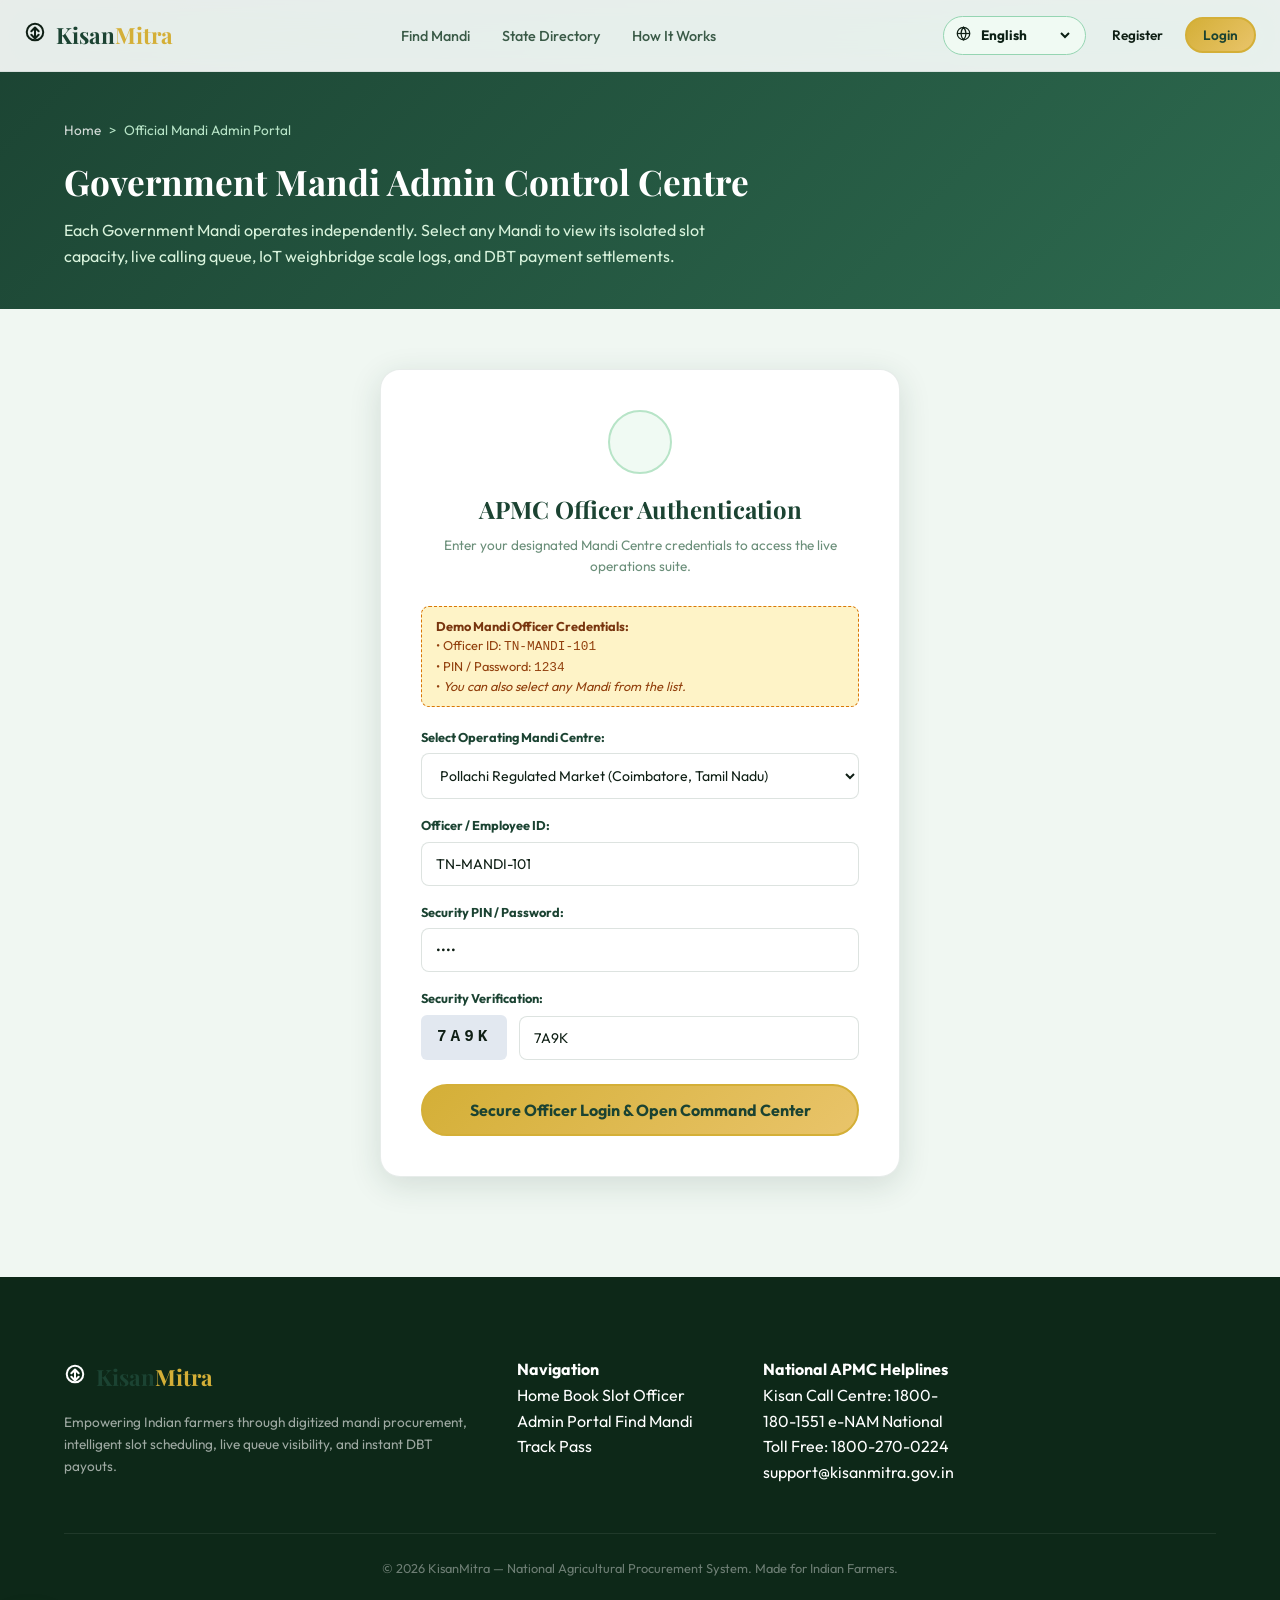
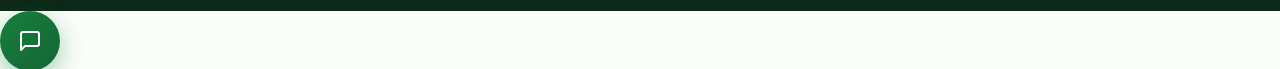
<file: admin.html>
<!DOCTYPE html>
<html lang="en">
<head>
  <meta charset="UTF-8" />
  <meta name="viewport" content="width=device-width, initial-scale=1.0" />
  <title>Government APMC Mandi Officer Portal — KisanMitra</title>
  <meta name="description" content="Dedicated administrative operating suite for Government Mandi Superintendents, Weighbridge Operators, and Agriculture Officers." />
  <meta name="theme-color" content="#166534" />
  <link rel="icon" href="data:image/svg+xml,<svg xmlns=%22http://www.w3.org/2000/svg%22 viewBox=%220 0 24 24%22 fill=%22none%22 stroke=%22%23166534%22 stroke-width=%222%22><path d=%22M12 2a9 9 0 0 1 9 9c0 4.97-4.03 9-9 9A9 9 0 0 1 3 11a9 9 0 0 1 9-9z%22/><path d=%22M12 6v12M8 10l4-4 4 4M8 14l4 4 4-4%22/></svg>" />
  <link rel="preconnect" href="https://fonts.googleapis.com" />
  <link rel="preconnect" href="https://fonts.gstatic.com" crossorigin />
  <link href="https://fonts.googleapis.com/css2?family=Outfit:wght@300;400;500;600;700;800&family=Playfair+Display:wght@500;600;700&display=swap" rel="stylesheet" />
  <link rel="stylesheet" href="style.css" />
</head>
<body>

  <!-- ===== NAVBAR ===== -->
  <nav class="navbar" id="navbar">
    <div class="nav-container">
      <a href="index.html" class="nav-logo">
        <span class="logo-icon">
          <svg width="22" height="22" viewBox="0 0 24 24" fill="none" stroke="currentColor" stroke-width="2.2" stroke-linecap="round" stroke-linejoin="round"><path d="M12 2a9 9 0 0 1 9 9c0 4.97-4.03 9-9 9A9 9 0 0 1 3 11a9 9 0 0 1 9-9z"/><path d="M12 6v12M8 10l4-4 4 4M8 14l4 4 4-4"/></svg>
        </span>
        <span class="logo-text">Kisan<span class="logo-accent">Mitra</span></span>
      </a>
      <ul class="nav-links" id="navLinks">
        <li><a href="index.html#mandi-locator" data-i18n="nav_find_mandi">Find Mandi</a></li>
        <li><a href="index.html#mandi-directory" data-i18n="nav_directory">State Directory</a></li>
        <li><a href="index.html#how-it-works" data-i18n="nav_how_it_works">How It Works</a></li>
      </ul>
      <div class="nav-actions">
        <!-- Global Language Selector in Navbar -->
        <div class="lang-selector-wrap">
          <span class="lang-icon">
            <svg width="15" height="15" viewBox="0 0 24 24" fill="none" stroke="currentColor" stroke-width="2"><circle cx="12" cy="12" r="10"/><line x1="2" y1="12" x2="22" y2="12"/><path d="M12 2a15.3 15.3 0 0 1 4 10 15.3 15.3 0 0 1-4 10 15.3 15.3 0 0 1-4-10 15.3 15.3 0 0 1 4-10z"/></svg>
          </span>
          <select id="globalLangSelect" class="lang-dropdown" aria-label="Select Language">
            <option value="en" selected>English</option>
            <option value="ta">தமிழ் (Tamil)</option>
            <option value="hi">हिन्दी (Hindi)</option>
          </select>
        </div>
        <!-- Dynamic Login / Profile Area -->
        <div id="navAuthArea" style="display: flex; gap: 8px; align-items: center;">
          <button class="btn btn-outline" id="navRegisterBtn" style="padding: 7px 14px; font-weight: 600; font-size: 0.85rem; border: 1.5px solid var(--primary); color: var(--primary);">
            Register
          </button>
          <button class="btn btn-gold" id="navLoginBtn" style="padding: 7px 16px; font-weight: 600; font-size: 0.85rem;">
            Login
          </button>
        </div>
      </div>
      <button class="mobile-toggle" id="mobileToggle" aria-label="Toggle menu">
        <span></span><span></span><span></span>
      </button>
    </div>
  </nav>

  <!-- ===== PAGE HEADER ===== -->
  <div class="page-hero">
    <div class="page-hero-container">
      <div class="page-breadcrumb">
        <a href="index.html">Home</a> &gt; <span>Official Mandi Admin Portal</span>
      </div>
      <h1 class="page-title" data-i18n="admin_title">Government APMC Mandi Operating Suite</h1>
      <p class="page-subtitle" data-i18n="admin_desc">Secure control center for Mandi Superintendents, Weighbridge Staff, and Accounts Officers to operate isolated tokens, weighment scales, and DBT payouts.</p>
    </div>
  </div>

  <!-- ===== AUTHENTICATION GATE (LOGIN SCREEN) ===== -->
  <div id="adminLoginGate" class="auth-wrapper">
    <div class="auth-card">
      <div class="auth-header">
        <div class="auth-emblem">
          <svg width="40" height="40" viewBox="0 0 24 24" fill="none" stroke="var(--primary)" stroke-width="1.8"><path d="M3 21h18M3 10h18M5 10v11M19 10v11M9 10v11M15 10v11M12 3L2 10h20L12 3z"/></svg>
        </div>
        <h2 data-i18n="admin_auth_title">APMC Officer Authentication</h2>
        <p data-i18n="admin_auth_subtitle">Enter your designated Mandi Centre credentials to access the live operations suite.</p>
      </div>

      <div class="demo-pill">
        <strong>Demo Mandi Officer Credentials:</strong><br/>
        • Officer ID: <code>TN-MANDI-101</code><br/>
        • PIN / Password: <code>1234</code><br/>
        • <em>You can also select any Mandi from the list.</em>
      </div>

      <div id="adminAuthError" class="auth-error-msg">
        Invalid Officer ID or Security PIN. Please check demo credentials.
      </div>

      <form id="adminAuthForm">
        <div class="form-group" style="margin-bottom: 16px;">
          <label for="loginMandiSelect"><strong>Select Operating Mandi Centre:</strong></label>
          <select id="loginMandiSelect" required>
            <!-- Populated dynamically -->
          </select>
        </div>

        <div class="form-group" style="margin-bottom: 16px;">
          <label for="loginOfficerId"><strong>Officer / Employee ID:</strong></label>
          <input type="text" id="loginOfficerId" placeholder="e.g. TN-MANDI-101" required value="TN-MANDI-101" />
        </div>

        <div class="form-group" style="margin-bottom: 16px;">
          <label for="loginPin"><strong>Security PIN / Password:</strong></label>
          <input type="password" id="loginPin" placeholder="Enter 4-digit PIN" required value="1234" />
        </div>

        <div class="form-group" style="margin-bottom: 24px;">
          <label for="loginCaptcha"><strong>Security Verification:</strong></label>
          <div style="display: flex; gap: 12px; align-items: center;">
            <div style="padding: 10px 16px; background: #e2e8f0; font-weight: 800; font-family: monospace; letter-spacing: 4px; border-radius: 6px; user-select: none;" id="captchaCode">7A9K</div>
            <input type="text" id="loginCaptcha" placeholder="Enter characters" style="flex: 1;" required value="7A9K" />
          </div>
        </div>

        <button type="submit" class="btn btn-gold btn-lg" style="width: 100%;">
          <span data-i18n="admin_login_btn">Secure Officer Login &amp; Open Command Center</span>
        </button>
      </form>
    </div>
  </div>

  <!-- ===== LOGGED-IN APMC MANDI OPERATING SUITE ===== -->
  <main id="adminMainSuite" class="admin-section" style="display: none; padding: 40px 0 100px;">
    <div class="container">
      
      <div class="mandi-admin-suite">
        <!-- Top Mandi Selector Bar -->
        <div class="admin-topbar">
          <div class="admin-selector-wrap">
            <label for="adminMandiSelect">Operating Centre:</label>
            <select id="adminMandiSelect" class="admin-mandi-dropdown">
              <!-- Dynamically populated with all mandis -->
            </select>
          </div>
          <div class="admin-officer-info">
            <div class="officer-badge">
              <span class="online-dot"></span>
              <span id="adminOfficerName">Mandi Superintendent: Suresh Kulkarni</span>
            </div>
            <span class="admin-mandi-tag" id="adminMandiTag">APMC Grade A | Reg: MH-APMC-042</span>
            <button class="btn btn-sm btn-outline-danger" id="adminLogoutBtn" style="margin-left: 10px;">Logout / Exit</button>
          </div>
        </div>

        <!-- Admin Navigation Tabs -->
        <div class="admin-nav-tabs">
          <button class="admin-tab-btn active" data-tab="tab-overview">
            <span>Live Overview</span>
          </button>
          <button class="admin-tab-btn" data-tab="tab-queue">
            <span>Live Queue &amp; Calling</span>
            <span class="tab-count-badge" id="adminQueueCountBadge">4</span>
          </button>
          <button class="admin-tab-btn" data-tab="tab-weighbridge">
            <span>IoT Weighbridge Terminal</span>
          </button>
          <button class="admin-tab-btn" data-tab="tab-slots">
            <span>Slot &amp; Capacity Control</span>
          </button>
          <button class="admin-tab-btn" data-tab="tab-msp">
            <span>Daily MSP Rates Master</span>
          </button>
          <button class="admin-tab-btn" data-tab="tab-reports">
            <span>DBT Settlements &amp; Reports</span>
          </button>
        </div>

        <!-- Tab 1: Overview -->
        <div class="admin-tab-content active" id="tab-overview">
          <!-- Overview Stats -->
          <div class="dash-stats-row">
            <div class="dash-stat-card">
              <div class="dash-stat-icon blue-bg">
                <svg width="20" height="20" viewBox="0 0 24 24" fill="none" stroke="currentColor" stroke-width="2"><path d="M20 21v-2a4 4 0 0 0-4-4H8a4 4 0 0 0-4 4v2"/><circle cx="12" cy="7" r="4"/></svg>
              </div>
              <div class="dash-stat-info">
                <span class="dash-stat-val" id="statTodayTotal">148</span>
                <span class="dash-stat-label">Total Bookings Today</span>
              </div>
            </div>
            <div class="dash-stat-card">
              <div class="dash-stat-icon green-bg">
                <svg width="20" height="20" viewBox="0 0 24 24" fill="none" stroke="currentColor" stroke-width="2"><polyline points="20 6 9 17 4 12"/></svg>
              </div>
              <div class="dash-stat-info">
                <span class="dash-stat-val" id="statProcessed">112</span>
                <span class="dash-stat-label">Procured &amp; Weighed</span>
              </div>
            </div>
            <div class="dash-stat-card">
              <div class="dash-stat-icon amber-bg">
                <svg width="20" height="20" viewBox="0 0 24 24" fill="none" stroke="currentColor" stroke-width="2"><circle cx="12" cy="12" r="10"/><polyline points="12 6 12 12 16 14"/></svg>
              </div>
              <div class="dash-stat-info">
                <span class="dash-stat-val" id="statInQueue">36</span>
                <span class="dash-stat-label">Currently in Queue</span>
              </div>
            </div>
            <div class="dash-stat-card">
              <div class="dash-stat-icon rose-bg">₹</div>
              <div class="dash-stat-info">
                <span class="dash-stat-val" id="statDisbursed">₹24.8 Lakh</span>
                <span class="dash-stat-label">DBT Payouts Settled</span>
              </div>
            </div>
          </div>

          <!-- Active Calling Banner -->
          <div class="now-serving-banner">
            <div class="serving-left">
              <div class="serving-tag">NOW SERVING AT WEIGHBRIDGE #1</div>
              <div class="serving-token" id="nowServingToken">Token #KM-2045</div>
              <div class="serving-details" id="nowServingDetails">Farmer: Ramesh Patil | Crop: Wheat (12 Qtl) | Gate 1</div>
            </div>
            <div class="serving-right">
              <button class="btn btn-gold btn-lg" id="overviewCallNextBtn">
                <span>Call Next Farmer</span>
              </button>
            </div>
          </div>

          <!-- Live Centre Queue Quick Preview -->
          <div class="dash-table-section">
            <div class="table-header-row">
              <h4>Today's Mandi Token Queue (<span id="mandiNameTableTitle">Nashik APMC</span>)</h4>
              <span class="badge-tag green">Live Syncing</span>
            </div>
            <table class="dash-table">
              <thead>
                <tr>
                  <th>Token #</th>
                  <th>Farmer Name</th>
                  <th>Mobile</th>
                  <th>Crop</th>
                  <th>Est. Qty</th>
                  <th>Slot Time</th>
                  <th>Status</th>
                  <th>Actions</th>
                </tr>
              </thead>
              <tbody id="overviewQueueTableBody">
                <!-- Injected dynamically -->
              </tbody>
            </table>
          </div>
        </div>

        <!-- Tab 2: Queue Calling Engine -->
        <div class="admin-tab-content" id="tab-queue">
          <div class="queue-control-header">
            <div class="qch-left">
              <h3>Live Token Dispatcher &amp; Calling System</h3>
              <p>Advance farmer tokens across inspection, IoT weighbridge, and DBT payment clearance.</p>
            </div>
            <div class="qch-actions">
              <button class="btn btn-gold" id="callNextTokenMainBtn">
                <span>Announce &amp; Call Next</span>
              </button>
              <button class="btn btn-outline" id="refreshQueueBtn">
                <span>Refresh Queue</span>
              </button>
            </div>
          </div>

          <div class="queue-calling-board">
            <div class="call-display-box">
              <span class="call-label">ACTIVE TOKEN ON DISPLAY</span>
              <div class="huge-token-number" id="boardActiveToken">#KM-2045</div>
              <div class="board-farmer-meta" id="boardActiveMeta">Farmer: Ramesh Patil • Crop: Wheat • Slot: 09:00 AM</div>
              <div class="call-controls-row">
                <button class="btn btn-sm btn-outline" id="repeatCallSoundBtn">Ring Bell Again</button>
                <button class="btn btn-sm btn-primary" id="advanceCurrentTokenBtn">Move to Next Stage</button>
              </div>
            </div>
            <div class="calling-quick-stats">
              <div class="cqs-item">
                <span class="cqs-num" id="queueWaitingCount">4</span>
                <span class="cqs-lbl">Waiting at Yard</span>
              </div>
              <div class="cqs-item">
                <span class="cqs-num" id="queueWeighingCount">2</span>
                <span class="cqs-lbl">On Weighbridge</span>
              </div>
              <div class="cqs-item">
                <span class="cqs-num" id="queueCompletedCount">18</span>
                <span class="cqs-lbl">Done Today</span>
              </div>
            </div>
          </div>

          <!-- Full Manageable Queue Table -->
          <div class="dash-table-section">
            <div class="filter-table-bar">
              <input type="text" id="queueSearchInput" placeholder="Filter by Token #, Farmer Name, or Crop..." />
              <select id="queueStatusFilter">
                <option value="all">All Statuses</option>
                <option value="Scheduled">Scheduled</option>
                <option value="Gate In">Gate In</option>
                <option value="Quality Check">Quality Check</option>
                <option value="Weighing">Weighing</option>
                <option value="Payment Ready">Payment Ready</option>
                <option value="Completed">Completed</option>
              </select>
            </div>
            <table class="dash-table">
              <thead>
                <tr>
                  <th>Token</th>
                  <th>Farmer Name</th>
                  <th>Contact</th>
                  <th>Vehicle No.</th>
                  <th>Crop</th>
                  <th>Status</th>
                  <th>Stage Action</th>
                </tr>
              </thead>
              <tbody id="manageQueueTableBody">
                <!-- Dynamically populated -->
              </tbody>
            </table>
          </div>
        </div>

        <!-- Tab 3: IoT Weighbridge Terminal -->
        <div class="admin-tab-content" id="tab-weighbridge">
          <div class="weighbridge-container">
            <div class="wb-form-card">
              <div class="wb-header">
                <div class="wb-icon">
                  <svg width="28" height="28" viewBox="0 0 24 24" fill="none" stroke="var(--primary)" stroke-width="2"><path d="M12 3v18M6 8l6-5 6 5M3 13l3-5 3 5a3 3 0 0 1-6 0zM15 13l3-5 3 5a3 3 0 0 1-6 0z"/></svg>
                </div>
                <div>
                  <h3>IoT Digital Weighbridge Terminal</h3>
                  <p>Connected Scale: <strong>Weighbridge Scale #01 (Calibrated)</strong></p>
                </div>
              </div>

              <div class="form-row">
                <div class="form-group">
                  <label for="wbTokenSelect">Select Active Token</label>
                  <select id="wbTokenSelect">
                    <!-- Populated with currently waiting tokens -->
                  </select>
                </div>
                <div class="form-group">
                  <label for="wbVehicleNo">Vehicle / Tractor Plate No.</label>
                  <input type="text" id="wbVehicleNo" placeholder="e.g. MH-15-EG-4412" value="MH-15-EG-4412" />
                </div>
              </div>

              <div class="form-row">
                <div class="form-group">
                  <label for="wbCropSelect">Crop Variety</label>
                  <select id="wbCropSelect">
                    <option value="wheat" data-msp="2275">Wheat (MSP: ₹2,275/Qtl)</option>
                    <option value="rice" data-msp="2300">Paddy / Rice (MSP: ₹2,300/Qtl)</option>
                    <option value="soybean" data-msp="4892">Soybean (MSP: ₹4,892/Qtl)</option>
                    <option value="cotton" data-msp="7121">Cotton (MSP: ₹7,121/Qtl)</option>
                    <option value="mustard" data-msp="5650">Mustard (MSP: ₹5,650/Qtl)</option>
                  </select>
                </div>
                <div class="form-group">
                  <label for="wbMoisture">Moisture Reading (%)</label>
                  <input type="number" id="wbMoisture" value="11.8" step="0.1" min="5" max="30" />
                </div>
                <div class="form-group">
                  <label for="wbQualityGrade">Quality Inspection Grade</label>
                  <select id="wbQualityGrade">
                    <option value="Grade-A (Premium APMC Standard)" selected>Grade-A (Premium — 100% MSP Rate)</option>
                    <option value="Grade-B (Fair Average Quality)">Grade-B (FAQ Standard MSP)</option>
                    <option value="Grade-C (High Moisture / Refraction)">Grade-C (High Moisture — ₹50/Qtl Deduction)</option>
                  </select>
                </div>
              </div>

              <!-- IoT Scale Inputs -->
              <div class="scale-readings-grid">
                <div class="scale-box">
                  <span class="scale-label">Gross Weight (Loaded Truck)</span>
                  <div class="scale-input-wrap">
                    <input type="number" id="wbGrossWeight" value="52.4" step="0.1" />
                    <span class="scale-unit">Qtl</span>
                  </div>
                </div>
                <div class="scale-operator">−</div>
                <div class="scale-box">
                  <span class="scale-label">Tare Weight (Empty Truck)</span>
                  <div class="scale-input-wrap">
                    <input type="number" id="wbTareWeight" value="38.0" step="0.1" />
                    <span class="scale-unit">Qtl</span>
                  </div>
                </div>
                <div class="scale-operator">=</div>
                <div class="scale-box highlight">
                  <span class="scale-label">Certified Net Weight</span>
                  <div class="scale-value" id="wbNetWeightDisplay">14.4 Qtl</div>
                </div>
              </div>

              <div class="payout-calculation-banner">
                <div class="payout-left">
                  <span>Verified Government MSP Payout:</span>
                  <div class="payout-amount" id="wbTotalPayoutDisplay">₹1,60,704</div>
                  <small id="wbCalculationBreakdown">14.4 Quintals × ₹11,160/Qtl (Grade-A)</small>
                </div>
                <div class="payout-right" style="display: flex; gap: 8px; flex-wrap: wrap;">
                  <button class="btn btn-gold btn-lg" id="generateWeighSlipBtn">
                    <span>Certify Weight &amp; Quality, Release DBT &amp; Dispatch Gmail</span>
                  </button>
                  <button type="button" class="btn btn-outline" id="viewAdminEmailBtn">
                    <span>View Gmail Intimation</span>
                  </button>
                </div>
              </div>
            </div>

            <!-- Recent Weighment Slips List -->
            <div class="recent-slips-card">
              <h4>Recent Weighment Slips (Today)</h4>
              <div class="slips-list" id="recentSlipsList">
                <!-- Dynamically generated slips -->
              </div>
            </div>
          </div>
        </div>

        <!-- Tab 4: Slot & Capacity Controller -->
        <div class="admin-tab-content" id="tab-slots">
          <div class="slots-controller-card">
            <div class="sc-header">
              <div>
                <h3>Daily Capacity &amp; Time Slot Management</h3>
                <p>Configure slot quotas per time window to balance vehicular traffic and prevent yard congestion.</p>
              </div>
              <button class="btn btn-primary" id="saveSlotConfigBtn">Save Mandi Slot Settings</button>
            </div>

            <div class="slots-config-grid" id="slotsConfigGrid">
              <!-- Dynamically populated per mandi -->
            </div>

            <div class="emergency-override-box">
              <h4>Emergency Capacity Overrides</h4>
              <p>Need to handle sudden post-harvest influx or weather alerts?</p>
              <div class="emergency-actions">
                <button class="btn btn-outline" id="addEmergencySlotBtn">+ Add 10 Emergency Slots Today</button>
                <button class="btn btn-outline" id="freezeBookingBtn">Temporary Freeze New Bookings</button>
              </div>
            </div>
          </div>
        </div>

        <!-- Tab 5: Daily MSP Rates Master -->
        <div class="admin-tab-content" id="tab-msp">
          <div class="msp-master-card">
            <div class="sc-header">
              <div>
                <h3>Prevailing Government MSP &amp; Market Procurement Rates</h3>
                <p>Mandi Superintendent can update active buying rates and permissible moisture tolerance thresholds.</p>
              </div>
              <button class="btn btn-gold" id="saveMspRatesBtn">Update Mandi Rates</button>
            </div>

            <div class="msp-table-wrap">
              <table class="dash-table">
                <thead>
                  <tr>
                    <th>Crop Name</th>
                    <th>Govt MSP Rate (₹/Quintal)</th>
                    <th>Max Allowed Moisture (%)</th>
                    <th>Moisture Discount Deduction</th>
                    <th>Procurement Status</th>
                  </tr>
                </thead>
                <tbody id="adminMspTableBody">
                  <!-- Dynamically populated -->
                </tbody>
              </table>
            </div>
          </div>
        </div>

        <!-- Tab 6: DBT Settlements & Reports -->
        <div class="admin-tab-content" id="tab-reports">
          <div class="reports-container">
            <div class="report-header-banner">
              <div>
                <h3>Direct Bank Transfer (DBT) Daily Settlement Batch</h3>
                <p>Export official procurement logbooks for State Agriculture Marketing Board &amp; PFMS.</p>
              </div>
              <button class="btn btn-primary" id="exportReportBtn">Export Mandi Daily Report (CSV / PDF)</button>
            </div>

            <div class="settlement-summary-cards">
              <div class="ssc-card">
                <span class="ssc-title">Total Procured Today</span>
                <strong class="ssc-val" id="reportTotalProcured">1,420 Quintals</strong>
              </div>
              <div class="ssc-card">
                <span class="ssc-title">Total Farmers Paid</span>
                <strong class="ssc-val" id="reportFarmersPaid">112 Farmers</strong>
              </div>
              <div class="ssc-card">
                <span class="ssc-title">Total DBT Disbursed</span>
                <strong class="ssc-val" id="reportTotalDisbursed">₹32.45 Lakhs</strong>
              </div>
              <div class="ssc-card">
                <span class="ssc-title">Average Yard Wait Time</span>
                <strong class="ssc-val text-green" id="reportAvgWait">22 Minutes</strong>
              </div>
            </div>

            <div class="dash-table-section">
              <h4>Completed DBT Transactions Today</h4>
              <table class="dash-table">
                <thead>
                  <tr>
                    <th>Ref #</th>
                    <th>Farmer Name</th>
                    <th>Bank / IFSC</th>
                    <th>Crop &amp; Net Qty</th>
                    <th>Amount (₹)</th>
                    <th>UTR / Ref Number</th>
                    <th>Status</th>
                  </tr>
                </thead>
                <tbody id="settlementTableBody">
                  <!-- Populated dynamically -->
                </tbody>
              </table>
            </div>
          </div>
        </div>
      </div>

    </div>
  </main>

  <!-- ===== WEIGHMENT SLIP MODAL (PRINTABLE OFFICIAL RECEIPT) ===== -->
  <div class="modal-overlay" id="weighSlipModal">
    <div class="modal-card weigh-slip-modal-card">
      <button class="modal-close" id="closeSlipModal">&times;</button>
      
      <!-- Printable Weighment Slip Content -->
      <div class="official-weigh-slip" id="printableSlipArea">
        <div class="slip-header-border">
          <div class="slip-emblem">
            <svg width="32" height="32" viewBox="0 0 24 24" fill="none" stroke="currentColor" stroke-width="2"><path d="M12 2a9 9 0 0 1 9 9c0 4.97-4.03 9-9 9A9 9 0 0 1 3 11a9 9 0 0 1 9-9z"/><path d="M12 6v12M8 10l4-4 4 4M8 14l4 4 4-4"/></svg>
          </div>
          <div class="slip-gov-title">GOVERNMENT APMC REGULATED MARKET</div>
          <div class="slip-sub-title">DEPARTMENT OF AGRICULTURAL MARKETING &amp; AGRI BUSINESS</div>
          <div class="slip-mandi-info" id="slipMandiHeader">Pollachi Regulated Market, Coimbatore, Tamil Nadu</div>
          <div class="slip-type-badge">OFFICIAL ELECTRONIC WEIGHMENT &amp; PROCUREMENT CERTIFICATE</div>
        </div>

        <div class="slip-meta-bar">
          <div><strong>Receipt No:</strong> <span id="slipReceiptNo">WBL-2026-90412</span></div>
          <div><strong>Date:</strong> <span id="slipDateDisplay">11-Sep-2026 10:45 AM</span></div>
          <div><strong>Scale ID:</strong> <span id="slipScaleId">WB-OMRON-01</span></div>
        </div>

        <div class="slip-body-grid">
          <div class="slip-field-col">
            <div class="slip-field"><label>Token / Pass #:</label><strong id="slipTokenNo">#KM-2048</strong></div>
            <div class="slip-field"><label>Farmer Name:</label><strong id="slipFarmerName">Ramesh Kumar</strong></div>
            <div class="slip-field"><label>Farmer Mobile:</label><span id="slipFarmerMobile">9876543210</span></div>
            <div class="slip-field"><label>Aadhaar / Kisan ID:</label><span id="slipAadhaar">XXXX-XXXX-1123</span></div>
          </div>
          <div class="slip-field-col">
            <div class="slip-field"><label>Vehicle / Plate No:</label><strong id="slipVehicleNo">TN-37-BX-4091 (Tractor)</strong></div>
            <div class="slip-field"><label>Commodity Variety:</label><strong id="slipCropName">Copra / Coconut</strong></div>
            <div class="slip-field"><label>Moisture Content:</label><span id="slipMoistureDisplay">11.8% (Acceptable)</span></div>
            <div class="slip-field"><label>Procurement Gate:</label><span>Gate #1 (Weighbridge 1)</span></div>
          </div>
        </div>

        <table class="slip-table">
          <thead>
            <tr>
              <th>Description</th>
              <th>Weight / Rate</th>
              <th>Deduction</th>
              <th>Net Approved</th>
              <th>Approved Value (₹)</th>
            </tr>
          </thead>
          <tbody>
            <tr>
              <td><strong>Loaded Gross Weight:</strong></td>
              <td id="slipGrossWeight">52.40 Qtl</td>
              <td>-</td>
              <td>-</td>
              <td>-</td>
            </tr>
            <tr>
              <td><strong>Empty Tare Weight:</strong></td>
              <td id="slipTareWeight">38.00 Qtl</td>
              <td>-</td>
              <td>-</td>
              <td>-</td>
            </tr>
            <tr class="slip-net-row">
              <td><strong>Net Certified Weight:</strong></td>
              <td id="slipNetWeight"><strong>14.40 Qtl</strong></td>
              <td id="slipMoistureDeduction">0.00 Qtl</td>
              <td><strong id="slipFinalNetWeight">14.40 Qtl</strong></td>
              <td><strong class="slip-amount" id="slipTotalAmount">₹1,60,704</strong></td>
            </tr>
          </tbody>
        </table>

        <div class="slip-dbt-footer">
          <div class="dbt-status-box">
            <span class="dbt-icon">
              <svg width="22" height="22" viewBox="0 0 24 24" fill="none" stroke="currentColor" stroke-width="2"><rect x="1" y="4" width="22" height="16" rx="2" ry="2"/><line x1="1" y1="10" x2="23" y2="10"/></svg>
            </span>
            <div>
              <strong>Payment Mode: Direct DBT Bank Transfer</strong><br/>
              <small>PFMS Reference: PFMS/TN/2026/09/882194 | Bank Credit within 24 Hrs</small>
            </div>
          </div>
          <div class="slip-sign-box">
            <div class="sign-line">Authorized Weighbridge Officer</div>
            <small>APMC Electronic Seal</small>
          </div>
        </div>
      </div>

      <div class="slip-modal-actions">
        <button class="btn btn-outline" id="closeSlipBtn2">Close Window</button>
        <button class="btn btn-gold btn-lg" id="printSlipBtn" onclick="window.print()">Print Official Weighment Slip</button>
      </div>
    </div>
  </div>

  <!-- ===== FOOTER ===== -->
  <footer class="footer">
    <div class="container">
      <div class="footer-grid">
        <div class="footer-brand">
          <a href="index.html" class="nav-logo">
            <span class="logo-icon">
              <svg width="22" height="22" viewBox="0 0 24 24" fill="none" stroke="currentColor" stroke-width="2.2" stroke-linecap="round" stroke-linejoin="round"><path d="M12 2a9 9 0 0 1 9 9c0 4.97-4.03 9-9 9A9 9 0 0 1 3 11a9 9 0 0 1 9-9z"/><path d="M12 6v12M8 10l4-4 4 4M8 14l4 4 4-4"/></svg>
            </span>
            <span class="logo-text">Kisan<span class="logo-accent">Mitra</span></span>
          </a>
          <p class="footer-tagline">
            Empowering Indian farmers through digitized mandi procurement, intelligent slot scheduling, live queue visibility, and instant DBT payouts.
          </p>
        </div>
        <div class="footer-col">
          <h4>Navigation</h4>
          <a href="index.html">Home</a>
          <a href="book-slot.html">Book Slot</a>
          <a href="admin.html">Officer Admin Portal</a>
          <a href="index.html#mandi-locator">Find Mandi</a>
          <a href="index.html#token-tracker">Track Pass</a>
        </div>
        <div class="footer-col">
          <h4>National APMC Helplines</h4>
          <a href="tel:18001801551">Kisan Call Centre: 1800-180-1551</a>
          <a href="tel:18002700224">e-NAM National Toll Free: 1800-270-0224</a>
          <a href="mailto:support@kisanmitra.gov.in">support@kisanmitra.gov.in</a>
        </div>
      </div>
      <div class="footer-bottom">
        <p>&copy; 2026 KisanMitra — National Agricultural Procurement System. Made for Indian Farmers.</p>
      </div>
    </div>
  </footer>

  <!-- GMAIL DIGITAL INTIMATION MODAL -->
  <div class="gmail-modal-overlay" id="gmailModal">
    <div class="gmail-window">
      <div class="gmail-header-bar">
        <div class="gmail-brand">
          <div class="gmail-logo-icon">M</div>
          <span class="gmail-title">Gmail</span>
          <span class="gmail-inbox-tag">Official Mandi Dispatch</span>
        </div>
        <button class="gmail-close-btn" id="closeGmailModal">&times;</button>
      </div>
      <div class="gmail-body">
        <div class="email-subject-line" id="emailSubjectLine">
          <span>[APMC Pollachi] Verified Procurement Intimation &amp; DBT Settlement — Token #KM-2048</span>
        </div>
        <div class="email-meta-card">
          <div class="sender-info">
            <div class="sender-avatar">
              <svg width="20" height="20" viewBox="0 0 24 24" fill="none" stroke="currentColor" stroke-width="2"><path d="M3 21h18M3 10h18M5 10v11M19 10v11M9 10v11M15 10v11M12 3L2 10h20L12 3z"/></svg>
            </div>
            <div class="sender-details">
              <strong id="emailSenderName">Government APMC Procurement Cell, Pollachi Regulated Market</strong>
              <div class="sender-email" id="emailSenderAddress">&lt;apmc.pollachi@kisanmitra.gov.in&gt;</div>
              <div class="recipient-info">to: <span id="emailRecipient">Ramesh Kumar (9876543210)</span></div>
            </div>
          </div>
          <div class="email-timestamp" id="emailTimestamp">Today, 10:48 AM</div>
        </div>

        <div class="apmc-advice-container">
          <div class="apmc-advice-header">
            <div>
              <h3>GOVERNMENT APMC MANDI PROCUREMENT ADVICE</h3>
              <p>DIRECT BENEFIT TRANSFER (PFMS) DISBURSEMENT INTIMATION</p>
            </div>
            <div class="apmc-verified-stamp" id="emailStatusStamp">CERTIFIED WEIGHMENT &amp; GRADE</div>
          </div>
          <div class="apmc-advice-body">
            <div class="advice-grid">
              <div class="advice-item">
                <span class="item-label">Token &amp; Pass Reference:</span>
                <span class="item-val" id="emailTokenNum">#KM-2048</span>
              </div>
              <div class="advice-item">
                <span class="item-label">Procuring Mandi Centre:</span>
                <span class="item-val" id="emailMandiName">Pollachi Regulated Market</span>
              </div>
              <div class="advice-item">
                <span class="item-label">Commodity &amp; Quality Grade:</span>
                <span class="item-val" id="emailCropGrade">Copra / Coconut (Grade-A Premium)</span>
              </div>
              <div class="advice-item">
                <span class="item-label">Moisture Reading &amp; Analysis:</span>
                <span class="item-val" id="emailMoisture">11.8% (Acceptable - Zero Penalty)</span>
              </div>
              <div class="advice-item">
                <span class="item-label">Gross Weighbridge Scale:</span>
                <span class="item-val" id="emailGrossWeight">52.40 Quintals</span>
              </div>
              <div class="advice-item">
                <span class="item-label">Tare Weight (Empty Truck):</span>
                <span class="item-val" id="emailTareWeight">38.00 Quintals</span>
              </div>
              <div class="advice-item">
                <span class="item-label">Certified Net Weight:</span>
                <span class="item-val highlight" id="emailNetWeight">14.40 Quintals</span>
              </div>
              <div class="advice-item">
                <span class="item-label">Applicable MSP Rate:</span>
                <span class="item-val" id="emailMspRate">₹11,160 / Quintal</span>
              </div>
            </div>

            <div class="payout-final-banner">
              <div class="pfb-left">
                <span>FINAL VERIFIED DBT AMOUNT TRANSFERRED</span>
                <strong id="emailFinalPayout">₹1,60,704</strong>
              </div>
              <div class="pfb-right">
                <span class="dbt-status-pill">Direct Bank Credit via PFMS</span>
                <div>UTR: <code id="emailUtr">PFMS-DBT-2026-99412</code></div>
              </div>
            </div>

            <div class="advice-footer-note">
              This document is a digitally certified Electronic Mandi Receipt (e-WBR) generated by the Government Agriculture Marketing Board. The payment has been initiated directly to the registered bank account through PFMS.
            </div>
          </div>
        </div>
      </div>
      <div class="gmail-actions-bar">
        <button class="btn btn-outline" onclick="window.print()">Print Advice</button>
        <button class="btn btn-gold" id="closeGmailModalBtn">Close Intimation</button>
      </div>
    </div>
  </div>

  <!-- UNIFIED LOGIN MODAL -->
  <div class="modal-overlay" id="unifiedLoginModal">
    <div class="modal-card">
      <button class="modal-close" id="closeUnifiedLoginModal">&times;</button>
      <div class="modal-header">
        <div class="modal-icon">
          <svg width="28" height="28" viewBox="0 0 24 24" fill="none" stroke="var(--primary)" stroke-width="2"><path d="M12 2a9 9 0 0 1 9 9c0 4.97-4.03 9-9 9A9 9 0 0 1 3 11a9 9 0 0 1 9-9z"/><path d="M12 6v12M8 10l4-4 4 4M8 14l4 4 4-4"/></svg>
        </div>
        <h2>Sign In to KisanMitra</h2>
        <p>Choose your role to access farmer slot booking or mandi management</p>
      </div>

      <div class="role-selector">
        <button type="button" class="role-pill" id="tabFarmerLoginBtn">Farmer Login</button>
        <button type="button" class="role-pill active" id="tabAdminLoginBtn">Mandi Admin Login</button>
      </div>

      <!-- Farmer Login Sub-section -->
      <div id="farmerLoginSection" class="auth-sub-section" style="display: none;">
        <div class="demo-pill" style="margin-bottom: 16px;">
          <strong>Demo Farmer Login:</strong> Mobile: <code>9876543210</code> | OTP: <code>1234</code>
        </div>
        <form id="farmerLoginForm" class="modal-form">
          <div class="form-group">
            <label>Mobile Number</label>
            <div class="input-with-prefix">
              <span class="input-prefix">+91</span>
              <input type="tel" id="farmerLoginPhone" placeholder="Enter 10-digit mobile number" maxlength="10" value="9876543210" required />
            </div>
          </div>
          <div class="form-group">
            <label>Enter 4-Digit OTP</label>
            <div class="otp-inputs">
              <input type="text" maxlength="1" class="otp-box" value="1" />
              <input type="text" maxlength="1" class="otp-box" value="2" />
              <input type="text" maxlength="1" class="otp-box" value="3" />
              <input type="text" maxlength="1" class="otp-box" value="4" />
            </div>
          </div>
          <button type="submit" class="btn btn-primary btn-block btn-lg" style="margin-top: 10px;">
            <span>Login as Farmer</span>
          </button>
          <button type="button" class="btn btn-outline btn-block" id="farmerQuickDemoBtn" style="margin-top: 10px;">
            <span>Instant Demo Login (Ramesh Kumar)</span>
          </button>
        </form>
      </div>

      <!-- Mandi Admin Login Sub-section -->
      <div id="adminLoginSection" class="auth-sub-section">
        <div class="demo-pill" style="margin-bottom: 16px;">
          <strong>Demo Mandi Officer:</strong> ID: <code>TN-MANDI-101</code> | PIN: <code>1234</code>
        </div>
        <form id="modalAdminLoginForm" class="modal-form">
          <div class="form-group">
            <label>Select Operating Mandi Centre</label>
            <select id="modalAdminMandiSelect" required></select>
          </div>
          <div class="form-row">
            <div class="form-group">
              <label>Officer ID</label>
              <input type="text" id="modalOfficerId" value="TN-MANDI-101" required />
            </div>
            <div class="form-group">
              <label>Security PIN</label>
              <input type="password" id="modalOfficerPin" value="1234" maxlength="6" required />
            </div>
          </div>
          <button type="submit" class="btn btn-gold btn-block btn-lg" style="margin-top: 10px;">
            <span>Open APMC Mandi Suite</span>
          </button>
          <button type="button" class="btn btn-outline btn-block" id="adminQuickDemoBtn" style="margin-top: 10px;">
            <span>Instant Demo Admin Login (Pollachi)</span>
          </button>
        </form>
      </div>
    </div>
  </div>

  <script src="script.js"></script>

  <!-- ===== AI CHATBOT ===== -->
  <div class="chat-widget" id="chatWidget">
    <div class="chat-toggle" id="chatToggleBtn" title="Helpdesk &amp; Support Assistant" aria-label="Toggle Helpdesk Assistant">
      <span class="chat-icon" id="chatToggleIcon">
        <svg width="22" height="22" viewBox="0 0 24 24" fill="none" stroke="currentColor" stroke-width="2" stroke-linecap="round" stroke-linejoin="round"><path d="M21 15a2 2 0 0 1-2 2H7l-4 4V5a2 2 0 0 1 2-2h14a2 2 0 0 1 2 2z"/></svg>
      </span>
    </div>
    <div class="chat-box" id="chatBox" role="dialog" aria-label="KisanMitra Helpdesk Assistant">
      <div class="chat-header">
        <div class="chat-header-info">
          <span class="chat-bot-avatar">
            <svg width="18" height="18" viewBox="0 0 24 24" fill="none" stroke="currentColor" stroke-width="2"><path d="M3 18v-6a9 9 0 0 1 18 0v6"/><path d="M21 19a2 2 0 0 1-2 2h-1a2 2 0 0 1-2-2v-3a2 2 0 0 1 2-2h3zM3 19a2 2 0 0 0 2 2h1a2 2 0 0 0 2-2v-3a2 2 0 0 0-2-2H3z"/></svg>
          </span>
          <div>
            <h4>KisanMitra Helpdesk</h4>
            <span class="chat-status-dot">● Online Support</span>
          </div>
        </div>
        <button id="chatCloseBtn" class="chat-close-btn" title="Close Chat (Esc)" aria-label="Close Chat">✕</button>
      </div>
      <div class="chat-body" id="chatBody">
        <div class="chat-msg bot-msg">Namaste! Welcome to KisanMitra Mandi Helpdesk. How can I assist you today? You can ask about government MSP rates, nearest APMC mandis, slot booking, or queue status.</div>
      </div>
      <div class="chat-input-area">
        <input type="text" id="chatInput" placeholder="Type message in English / हिंदी / தமிழ்..." autocomplete="off" />
        <button id="chatSendBtn" title="Send Message" aria-label="Send Message">
          <svg width="16" height="16" viewBox="0 0 24 24" fill="none" stroke="currentColor" stroke-width="2"><line x1="22" y1="2" x2="11" y2="13"/><polygon points="22 2 15 22 11 13 2 9 22 2"/></svg>
        </button>
      </div>
    </div>
  </div>

</body>
</html>
</file>
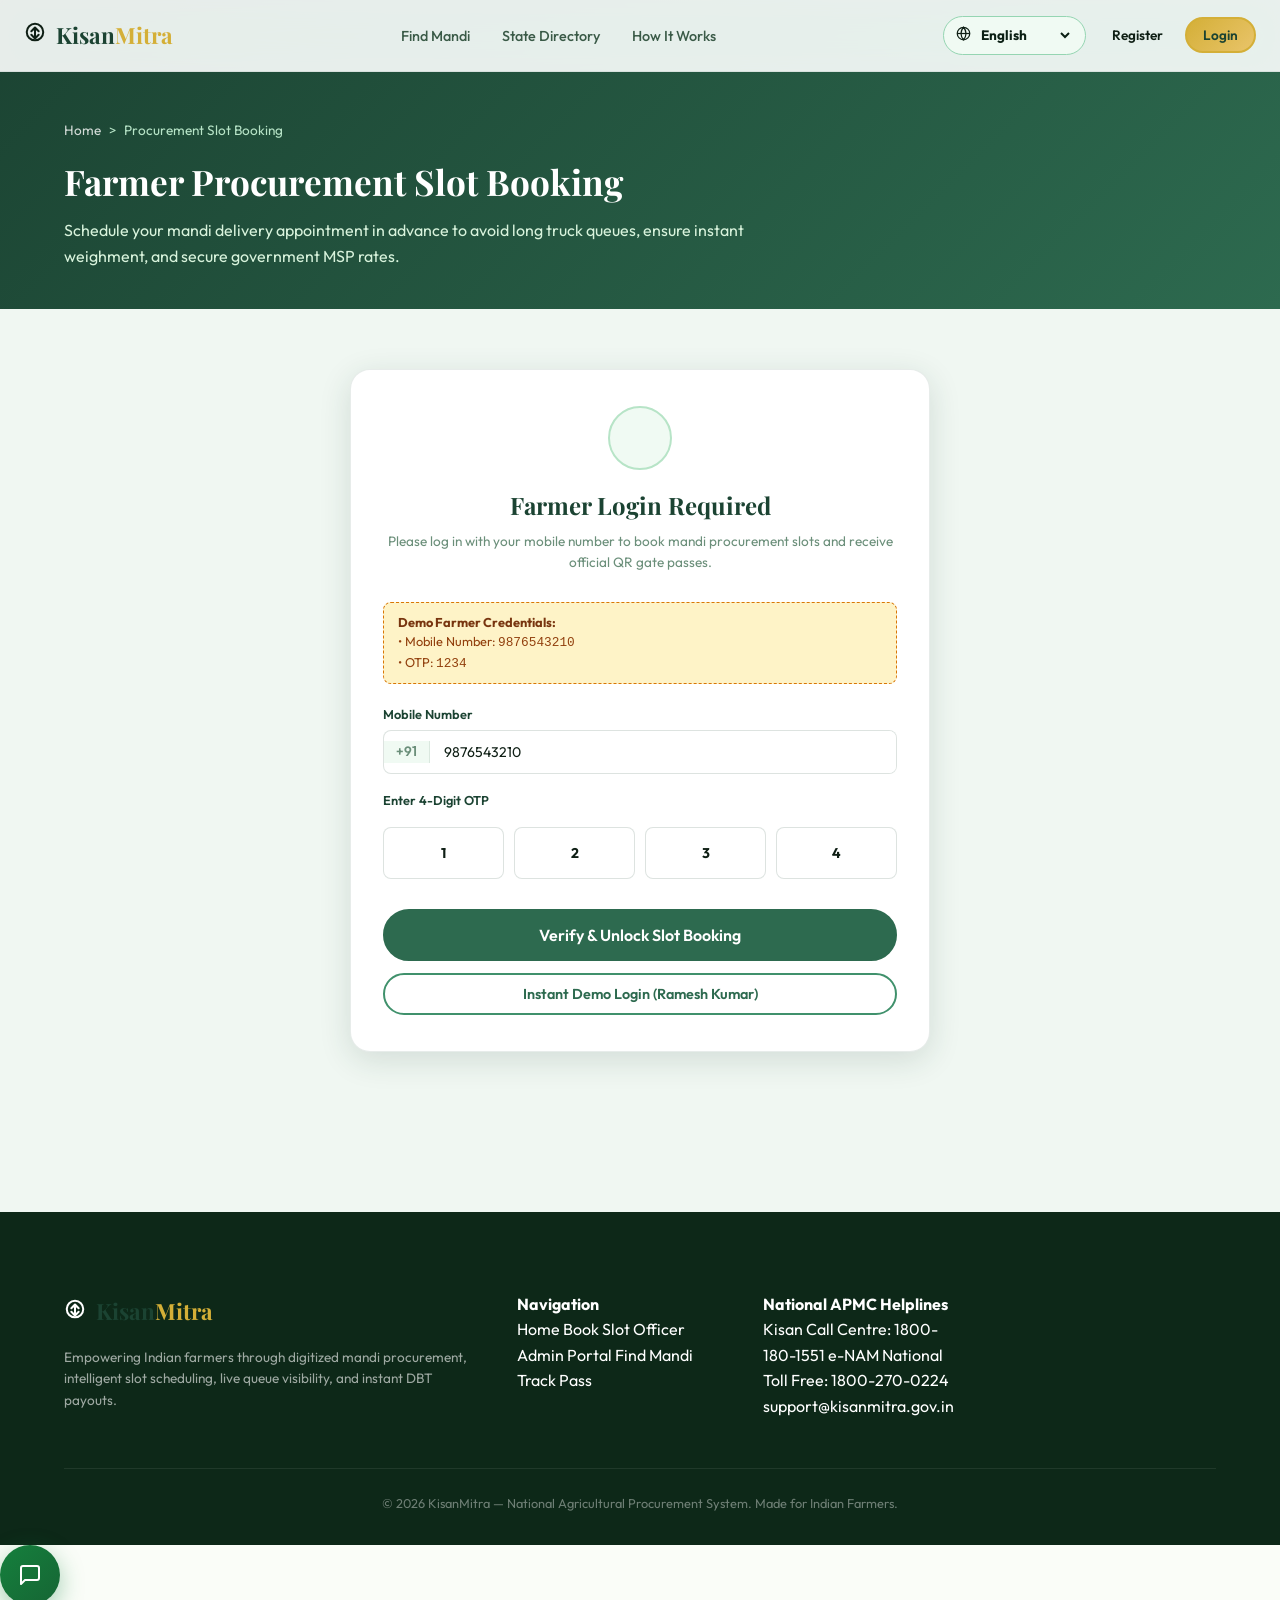
<file: book-slot.html>
<!DOCTYPE html>
<html lang="en">
<head>
  <meta charset="UTF-8" />
  <meta name="viewport" content="width=device-width, initial-scale=1.0" />
  <title>Book Procurement Slot — KisanMitra</title>
  <meta name="description" content="Book online procurement time slot at your nearest Government APMC Regulated Market with zero waiting time." />
  <meta name="theme-color" content="#166534" />
  <link rel="icon" href="data:image/svg+xml,<svg xmlns=%22http://www.w3.org/2000/svg%22 viewBox=%220 0 24 24%22 fill=%22none%22 stroke=%22%23166534%22 stroke-width=%222%22><path d=%22M12 2a9 9 0 0 1 9 9c0 4.97-4.03 9-9 9A9 9 0 0 1 3 11a9 9 0 0 1 9-9z%22/><path d=%22M12 6v12M8 10l4-4 4 4M8 14l4 4 4-4%22/></svg>" />
  <link rel="preconnect" href="https://fonts.googleapis.com" />
  <link rel="preconnect" href="https://fonts.gstatic.com" crossorigin />
  <link href="https://fonts.googleapis.com/css2?family=Outfit:wght@300;400;500;600;700;800&family=Playfair+Display:wght@500;600;700&display=swap" rel="stylesheet" />
  <link rel="stylesheet" href="style.css" />
</head>
<body>

  <!-- ===== NAVBAR ===== -->
  <nav class="navbar" id="navbar">
    <div class="nav-container">
      <a href="index.html" class="nav-logo">
        <span class="logo-icon">
          <svg width="22" height="22" viewBox="0 0 24 24" fill="none" stroke="currentColor" stroke-width="2.2" stroke-linecap="round" stroke-linejoin="round"><path d="M12 2a9 9 0 0 1 9 9c0 4.97-4.03 9-9 9A9 9 0 0 1 3 11a9 9 0 0 1 9-9z"/><path d="M12 6v12M8 10l4-4 4 4M8 14l4 4 4-4"/></svg>
        </span>
        <span class="logo-text">Kisan<span class="logo-accent">Mitra</span></span>
      </a>
      <ul class="nav-links" id="navLinks">
        <li><a href="index.html#mandi-locator" data-i18n="nav_find_mandi">Find Mandi</a></li>
        <li><a href="index.html#mandi-directory" data-i18n="nav_directory">State Directory</a></li>
        <li><a href="index.html#how-it-works" data-i18n="nav_how_it_works">How It Works</a></li>
      </ul>
      <div class="nav-actions">
        <!-- Global Language Selector in Navbar -->
        <div class="lang-selector-wrap">
          <span class="lang-icon">
            <svg width="15" height="15" viewBox="0 0 24 24" fill="none" stroke="currentColor" stroke-width="2"><circle cx="12" cy="12" r="10"/><line x1="2" y1="12" x2="22" y2="12"/><path d="M12 2a15.3 15.3 0 0 1 4 10 15.3 15.3 0 0 1-4 10 15.3 15.3 0 0 1-4-10 15.3 15.3 0 0 1 4-10z"/></svg>
          </span>
          <select id="globalLangSelect" class="lang-dropdown" aria-label="Select Language">
            <option value="en" selected>English</option>
            <option value="ta">தமிழ் (Tamil)</option>
            <option value="hi">हिन्दी (Hindi)</option>
          </select>
        </div>
        <!-- Dynamic Login / Profile Area -->
        <div id="navAuthArea" style="display: flex; gap: 8px; align-items: center;">
          <button class="btn btn-outline" id="navRegisterBtn" style="padding: 7px 14px; font-weight: 600; font-size: 0.85rem; border: 1.5px solid var(--primary); color: var(--primary);">
            Register
          </button>
          <button class="btn btn-gold" id="navLoginBtn" style="padding: 7px 16px; font-weight: 600; font-size: 0.85rem;">
            Login
          </button>
        </div>
      </div>
      <button class="mobile-toggle" id="mobileToggle" aria-label="Toggle menu">
        <span></span><span></span><span></span>
      </button>
    </div>
  </nav>

  <!-- ===== PAGE HEADER ===== -->
  <div class="page-hero">
    <div class="page-hero-container">
      <div class="page-breadcrumb">
        <a href="index.html">Home</a> &gt; <span>Procurement Slot Booking</span>
      </div>
      <h1 class="page-title" data-i18n="booking_page_title">Farmer Procurement Slot Booking</h1>
      <p class="page-subtitle" data-i18n="booking_page_subtitle">Schedule your mandi delivery appointment in advance to avoid long truck queues, ensure instant weighment, and secure government MSP rates.</p>
    </div>
  </div>

  <!-- ===== BOOKING SECTION ===== -->
  <section class="booking-section">
    <div class="container">
      
      <!-- GATED LOGIN CARD: Visible only when Farmer is NOT logged in -->
      <div id="bookingLoginGate" class="auth-card" style="display: none; max-width: 580px; margin: 20px auto 60px; padding: 36px 32px;">
        <div class="auth-header">
          <div class="auth-emblem">
            <svg width="36" height="36" viewBox="0 0 24 24" fill="none" stroke="var(--primary)" stroke-width="1.8"><path d="M20 21v-2a4 4 0 0 0-4-4H8a4 4 0 0 0-4 4v2"/><circle cx="12" cy="7" r="4"/></svg>
          </div>
          <h2>Farmer Login Required</h2>
          <p>Please log in with your mobile number to book mandi procurement slots and receive official QR gate passes.</p>
        </div>

        <div class="demo-pill" style="margin-bottom: 20px; text-align: left;">
          <strong>Demo Farmer Credentials:</strong><br/>
          • Mobile Number: <code>9876543210</code><br/>
          • OTP: <code>1234</code>
        </div>

        <form id="gateFarmerLoginForm">
          <div class="form-group" style="margin-bottom: 16px; text-align: left;">
            <label>Mobile Number</label>
            <div class="input-with-prefix">
              <span class="input-prefix">+91</span>
              <input type="tel" id="gateFarmerPhone" placeholder="Enter 10-digit mobile" maxlength="10" value="9876543210" required />
            </div>
          </div>
          <div class="form-group" style="margin-bottom: 20px; text-align: left;">
            <label>Enter 4-Digit OTP</label>
            <div class="otp-inputs">
              <input type="text" maxlength="1" class="otp-box" value="1" />
              <input type="text" maxlength="1" class="otp-box" value="2" />
              <input type="text" maxlength="1" class="otp-box" value="3" />
              <input type="text" maxlength="1" class="otp-box" value="4" />
            </div>
          </div>
          <button type="submit" class="btn btn-primary btn-block btn-lg">
            <span>Verify &amp; Unlock Slot Booking</span>
          </button>
          <button type="button" class="btn btn-outline btn-block" id="gateQuickFarmerBtn" style="margin-top: 12px;">
            <span>Instant Demo Login (Ramesh Kumar)</span>
          </button>
        </form>
      </div>

      <!-- Wizard Container -->
      <div id="bookingFormWrapper" class="booking-wizard-grid">
        
        <!-- Left: Booking Steps Form -->
        <form id="dedicatedSlotForm" class="wizard-card">
          
          <!-- Step 1: Centre Selection -->
          <div class="wizard-step-header">
            <div class="wizard-step-num">1</div>
            <h3 data-i18n="step1_mandi_header">Select Government APMC Mandi Centre</h3>
          </div>

          <div class="form-row">
            <div class="form-group">
              <label for="bookStateSelect" data-i18n="label_state">Select State</label>
              <select id="bookStateSelect" required>
                <option value="tamil_nadu" selected>Tamil Nadu (தமிழ்நாடு)</option>
                <option value="maharashtra">Maharashtra (महाराष्ट्र)</option>
                <option value="madhya_pradesh">Madhya Pradesh (मध्य प्रदेश)</option>
                <option value="punjab">Punjab (पंजाब)</option>
              </select>
            </div>
            <div class="form-group">
              <label for="bookDistrictSelect" data-i18n="label_district">Select District</label>
              <select id="bookDistrictSelect" required>
                <!-- Dynamically populated -->
              </select>
            </div>
          </div>

          <div class="form-group">
            <label for="bookMandiSelect">Select Government Mandi / Regulated Market</label>
            <select id="bookMandiSelect" required>
              <!-- Dynamically populated -->
            </select>
          </div>

          <!-- Dynamic Mandi Details Preview Box -->
          <div id="bookingMandiPreview" class="mandi-preview-box">
            <div class="mandi-preview-title" id="previewMandiName">Pollachi Regulated Market</div>
            <div class="mandi-preview-meta" id="previewMandiDetails">
              84 Pollachi Main Road, Coimbatore, 642104 | Helpdesk: 04259-223344<br/>
              Operating Hours: 08:00 AM – 05:30 PM | <strong>Today's Remaining Capacity: 32 Vehicles</strong>
            </div>
          </div>

          <!-- Step 2: Farmer & Crop Particulars -->
          <div class="wizard-step-header" style="margin-top: 32px;">
            <div class="wizard-step-num">2</div>
            <h3 data-i18n="step2_farmer_header">Farmer &amp; Crop Information</h3>
          </div>

          <div class="form-row">
            <div class="form-group">
              <label for="farmerNameInput">Farmer Full Name *</label>
              <input type="text" id="farmerNameInput" placeholder="e.g. Ramesh Kumar / ரமேஷ் குமார்" required value="Ramesh Kumar" />
            </div>
            <div class="form-group">
              <label for="farmerMobileInput">Mobile Number (For SMS Pass) *</label>
              <input type="tel" id="farmerMobileInput" placeholder="10-digit Mobile Number" required pattern="[0-9]{10}" value="9876543210" />
            </div>
          </div>

          <div class="form-row">
            <div class="form-group">
              <label for="farmerAadhaarInput">Aadhaar / Farmer ID (Optional)</label>
              <input type="text" id="farmerAadhaarInput" placeholder="XXXX-XXXX-XXXX" value="7841-9920-1123" />
            </div>
            <div class="form-group">
              <label for="farmerVehicleInput">Vehicle Number / Type *</label>
              <input type="text" id="farmerVehicleInput" placeholder="e.g. TN-37-BX-4091 (Tractor)" required value="TN-37-BX-4091 (Tractor)" />
            </div>
          </div>

          <div class="form-group" style="margin-bottom: 16px;">
            <label for="farmerEmailInput">Farmer Gmail Address * (For Official Booking Intimation &amp; Weighment Advice)</label>
            <input type="email" id="farmerEmailInput" placeholder="e.g. farmer@gmail.com" required />
            <small style="color: #64748b; font-size: 0.8rem;">An official APMC intimation with date, time, place, quantity, product &amp; price regulation notice will be delivered to this Gmail.</small>
          </div>

          <div class="form-row">
            <div class="form-group">
              <label for="bookCropSelect">Commodity / Crop Variety *</label>
              <select id="bookCropSelect" required>
                <!-- Dynamically populated from Mandi -->
              </select>
            </div>
            <div class="form-group">
              <label for="bookQuantityInput">Estimated Quantity (Quintals) *</label>
              <input type="number" id="bookQuantityInput" min="1" max="500" value="25" required />
            </div>
          </div>

          <!-- Step 3: Date & Time Window -->
          <div class="wizard-step-header" style="margin-top: 32px;">
            <div class="wizard-step-num">3</div>
            <h3 data-i18n="step3_schedule_header">Choose Reporting Date &amp; Time Slot</h3>
          </div>

          <div class="form-row">
            <div class="form-group">
              <label for="bookDateInput">Appointment Date *</label>
              <input type="date" id="bookDateInput" required />
            </div>
            <div class="form-group">
              <label for="bookSlotWindowSelect">Reporting Time Window *</label>
              <select id="bookSlotWindowSelect" required>
                <option value="slot_morning">Morning Window (08:00 AM – 11:00 AM) — 18 Slots Open</option>
                <option value="slot_midday">Mid-Day Window (11:30 AM – 02:30 PM) — 14 Slots Open</option>
                <option value="slot_afternoon">Afternoon Window (03:00 PM – 05:30 PM) — 22 Slots Open</option>
              </select>
            </div>
          </div>

          <button type="submit" class="btn btn-gold btn-lg" style="width: 100%; margin-top: 24px;">
            <span data-i18n="btn_confirm_generate_pass">Confirm Booking &amp; Generate Digital Pass</span>
          </button>
        </form>

        <!-- Right: Live Cost & Summary Card -->
        <div class="booking-summary-card">
          <h3 data-i18n="summary_header">Booking &amp; MSP Calculation</h3>
          
          <div class="summary-row">
            <span>Selected Mandi:</span>
            <strong id="summaryMandiName">Pollachi Regulated Market</strong>
          </div>
          <div class="summary-row">
            <span>Selected Crop:</span>
            <strong id="summaryCropName">Copra / Coconut</strong>
          </div>
          <div class="summary-row">
            <span>Govt MSP Rate:</span>
            <strong id="summaryMspRate">₹11,160 / Quintal</strong>
          </div>
          <div class="summary-row">
            <span>Estimated Weight:</span>
            <strong id="summaryQuantity">25 Quintals (Est.)</strong>
          </div>
          <div class="summary-row">
            <span>Yard Entry Gate:</span>
            <strong id="summaryGate">Gate #1 (Weighbridge Scale #1)</strong>
          </div>

          <div class="summary-total">
            <span>Pricing Status:</span>
            <span class="total-val" id="summaryTotalPayout" style="font-size: 0.95rem; color: #b45309;">Pending Yard Inspection</span>
          </div>

          <div class="pricing-rule-callout">
            <strong>Mandatory Quality &amp; Weighment Rule:</strong>
            As per APMC Mandi Procurement Regulations, purchase price is <strong>never</strong> opened or guaranteed prior to physical arrival.
            Your final payout is calculated only after:
            <ul style="margin: 6px 0 6px 18px; padding: 0;">
              <li>Quality grading (moisture analysis &amp; purity grade)</li>
              <li>IoT Digital Weighbridge Gross &amp; Tare deduction</li>
            </ul>
            Upon certification by the Mandi Officer, you will receive an official <strong>Gmail &amp; SMS notification</strong> with your verified net weight, grade, and PFMS-DBT payout amount.
          </div>
        </div>

      </div>

      <!-- Success Generated Pass Screen (Hidden Initially) -->
      <div id="bookingSuccessScreen" class="pass-success-container" style="display: none;">
        <div class="token-pass-card" style="margin-top: 20px;">
          <div class="token-pass-header">
            <div class="pass-badge">GOVERNMENT APMC E-GATE PASS</div>
            <div class="pass-id">Token <strong id="successTokenNumber">#KM-2890</strong></div>
          </div>

          <div class="token-pass-body">
            <div class="token-main-info">
              <div class="token-large-box">
                <span class="token-lbl">Your Assigned Queue Token</span>
                <span class="token-big-num" id="successTokenBig">#KM-2890</span>
                <span class="token-status-pill">● CONFIRMED &amp; SCHEDULED</span>
              </div>
              
              <div class="pass-grid-details" style="margin-top: 16px;">
                <div class="pgd-item">
                  <span>Farmer Name:</span>
                  <strong id="successFarmerName">Ramesh Kumar</strong>
                </div>
                <div class="pgd-item">
                  <span>Mobile:</span>
                  <strong id="successFarmerMobile">9876543210</strong>
                </div>
                <div class="pgd-item">
                  <span>Mandi Centre:</span>
                  <strong id="successMandiName">Pollachi Regulated Market</strong>
                </div>
                <div class="pgd-item">
                  <span>Reporting Window:</span>
                  <strong id="successSlotTime">Tomorrow, 08:00 AM – 11:00 AM</strong>
                </div>
                <div class="pgd-item">
                  <span>Commodity:</span>
                  <strong id="successCropDetails">Copra (25 Quintals Est.)</strong>
                </div>
                <div class="pgd-item">
                  <span>Vehicle No:</span>
                  <strong id="successVehicle">TN-37-BX-4091 (Tractor)</strong>
                </div>
              </div>
            </div>

            <div class="token-qr-sidebar">
              <div class="token-qr-box">
                <div class="mock-qr">
                  <div class="qr-pattern"></div>
                  <span>SCAN AT MANDI GATE</span>
                </div>
              </div>
              <p class="qr-hint">Show this QR code at Mandi Gate Security for contactless entry.</p>
            </div>
          </div>

          <!-- Pending Inspection Callout Banner on Pass -->
          <div class="payout-final-banner" style="margin: 0 24px 20px; background: #fffbeb; border-color: #fde68a;">
            <div class="pfb-left">
              <span style="color: #92400e;">PROCUREMENT PRICING STATUS</span>
              <strong id="passPricingStatus" style="font-size: 1.1rem; color: #b45309;">Pending Mandi Yard Weighment &amp; Quality Check</strong>
            </div>
            <div class="pfb-right">
              <button type="button" class="btn btn-sm btn-gold" id="viewFarmerEmailBtn" style="padding: 8px 14px; font-weight: 700;">
                <span>View Official Gmail Intimation</span>
              </button>
            </div>
          </div>

          <div class="token-pass-footer">
            <button class="btn btn-gold" onclick="window.print()">Print Official E-Gate Pass</button>
            <a href="index.html#token-tracker" class="btn btn-outline" id="successTrackBtn">Track Live Queue Status</a>
            <button class="btn btn-ghost" id="bookAnotherBtn">Book Another Slot</button>
          </div>
        </div>
      </div>

    </div>
  </section>

  <!-- ===== FOOTER ===== -->
  <footer class="footer">
    <div class="container">
      <div class="footer-grid">
        <div class="footer-brand">
          <a href="index.html" class="nav-logo">
            <span class="logo-icon">
              <svg width="22" height="22" viewBox="0 0 24 24" fill="none" stroke="currentColor" stroke-width="2.2" stroke-linecap="round" stroke-linejoin="round"><path d="M12 2a9 9 0 0 1 9 9c0 4.97-4.03 9-9 9A9 9 0 0 1 3 11a9 9 0 0 1 9-9z"/><path d="M12 6v12M8 10l4-4 4 4M8 14l4 4 4-4"/></svg>
            </span>
            <span class="logo-text">Kisan<span class="logo-accent">Mitra</span></span>
          </a>
          <p class="footer-tagline">
            Empowering Indian farmers through digitized mandi procurement, intelligent slot scheduling, live queue visibility, and instant DBT payouts.
          </p>
        </div>
        <div class="footer-col">
          <h4>Navigation</h4>
          <a href="index.html">Home</a>
          <a href="book-slot.html">Book Slot</a>
          <a href="admin.html">Officer Admin Portal</a>
          <a href="index.html#mandi-locator">Find Mandi</a>
          <a href="index.html#token-tracker">Track Pass</a>
        </div>
        <div class="footer-col">
          <h4>National APMC Helplines</h4>
          <a href="tel:18001801551">Kisan Call Centre: 1800-180-1551</a>
          <a href="tel:18002700224">e-NAM National Toll Free: 1800-270-0224</a>
          <a href="mailto:support@kisanmitra.gov.in">support@kisanmitra.gov.in</a>
        </div>
      </div>
      <div class="footer-bottom">
        <p>&copy; 2026 KisanMitra — National Agricultural Procurement System. Made for Indian Farmers.</p>
      </div>
    </div>
  </footer>

  <!-- GMAIL DIGITAL INTIMATION MODAL -->
  <div class="gmail-modal-overlay" id="gmailModal">
    <div class="gmail-window">
      <div class="gmail-header-bar">
        <div class="gmail-brand">
          <div class="gmail-logo-icon">M</div>
          <span class="gmail-title">Gmail</span>
          <span class="gmail-inbox-tag">Official Mandi Dispatch</span>
        </div>
        <button class="gmail-close-btn" id="closeGmailModal">&times;</button>
      </div>
      <div class="gmail-body">
        <div class="email-subject-line" id="emailSubjectLine">
          <span>[APMC Pollachi] Verified Procurement Intimation &amp; DBT Settlement — Token #KM-2048</span>
        </div>
        <div class="email-meta-card">
          <div class="sender-info">
            <div class="sender-avatar">
              <svg width="20" height="20" viewBox="0 0 24 24" fill="none" stroke="currentColor" stroke-width="2"><path d="M3 21h18M3 10h18M5 10v11M19 10v11M9 10v11M15 10v11M12 3L2 10h20L12 3z"/></svg>
            </div>
            <div class="sender-details">
              <strong id="emailSenderName">Government APMC Procurement Cell, Pollachi Regulated Market</strong>
              <div class="sender-email" id="emailSenderAddress">&lt;apmc.pollachi@kisanmitra.gov.in&gt;</div>
              <div class="recipient-info">to: <span id="emailRecipient">Ramesh Kumar (9876543210)</span></div>
            </div>
          </div>
          <div class="email-timestamp" id="emailTimestamp">Today, 10:48 AM</div>
        </div>

        <div class="apmc-advice-container">
          <div class="apmc-advice-header">
            <div>
              <h3>GOVERNMENT APMC MANDI PROCUREMENT ADVICE</h3>
              <p>DIRECT BENEFIT TRANSFER (PFMS) DISBURSEMENT INTIMATION</p>
            </div>
            <div class="apmc-verified-stamp" id="emailStatusStamp">CERTIFIED WEIGHMENT &amp; GRADE</div>
          </div>
          <div class="apmc-advice-body">
            <div class="advice-grid">
              <div class="advice-item">
                <span class="item-label">Token &amp; Pass Reference:</span>
                <span class="item-val" id="emailTokenNum">#KM-2048</span>
              </div>
              <div class="advice-item">
                <span class="item-label">Procuring Mandi Centre:</span>
                <span class="item-val" id="emailMandiName">Pollachi Regulated Market</span>
              </div>
              <div class="advice-item">
                <span class="item-label">Commodity &amp; Quality Grade:</span>
                <span class="item-val" id="emailCropGrade">Copra / Coconut (Grade-A Premium)</span>
              </div>
              <div class="advice-item">
                <span class="item-label">Moisture Reading &amp; Analysis:</span>
                <span class="item-val" id="emailMoisture">11.8% (Acceptable - Zero Penalty)</span>
              </div>
              <div class="advice-item">
                <span class="item-label">Gross Weighbridge Scale:</span>
                <span class="item-val" id="emailGrossWeight">52.40 Quintals</span>
              </div>
              <div class="advice-item">
                <span class="item-label">Tare Weight (Empty Truck):</span>
                <span class="item-val" id="emailTareWeight">38.00 Quintals</span>
              </div>
              <div class="advice-item">
                <span class="item-label">Certified Net Weight:</span>
                <span class="item-val highlight" id="emailNetWeight">14.40 Quintals</span>
              </div>
              <div class="advice-item">
                <span class="item-label">Applicable MSP Rate:</span>
                <span class="item-val" id="emailMspRate">₹11,160 / Quintal</span>
              </div>
            </div>

            <div class="payout-final-banner">
              <div class="pfb-left">
                <span>FINAL VERIFIED DBT AMOUNT TRANSFERRED</span>
                <strong id="emailFinalPayout">₹1,60,704</strong>
              </div>
              <div class="pfb-right">
                <span class="dbt-status-pill">Direct Bank Credit via PFMS</span>
                <div>UTR: <code id="emailUtr">PFMS-DBT-2026-99412</code></div>
              </div>
            </div>

            <div class="advice-footer-note">
              This document is a digitally certified Electronic Mandi Receipt (e-WBR) generated by the Government Agriculture Marketing Board. The payment has been initiated directly to the registered bank account through PFMS.
            </div>
          </div>
        </div>
      </div>
      <div class="gmail-actions-bar">
        <button class="btn btn-outline" onclick="window.print()">Print Advice</button>
        <button class="btn btn-gold" id="closeGmailModalBtn">Close Intimation</button>
      </div>
    </div>
  </div>

  <!-- UNIFIED LOGIN MODAL -->
  <div class="modal-overlay" id="unifiedLoginModal">
    <div class="modal-card">
      <button class="modal-close" id="closeUnifiedLoginModal">&times;</button>
      <div class="modal-header">
        <div class="modal-icon">
          <svg width="28" height="28" viewBox="0 0 24 24" fill="none" stroke="var(--primary)" stroke-width="2"><path d="M12 2a9 9 0 0 1 9 9c0 4.97-4.03 9-9 9A9 9 0 0 1 3 11a9 9 0 0 1 9-9z"/><path d="M12 6v12M8 10l4-4 4 4M8 14l4 4 4-4"/></svg>
        </div>
        <h2>Sign In to KisanMitra</h2>
        <p>Choose your role to access farmer slot booking or mandi management</p>
      </div>

      <div class="role-selector">
        <button type="button" class="role-pill active" id="tabFarmerLoginBtn">Farmer Login</button>
        <button type="button" class="role-pill" id="tabAdminLoginBtn">Mandi Admin Login</button>
      </div>

      <!-- Farmer Login Sub-section -->
      <div id="farmerLoginSection" class="auth-sub-section">
        <div class="demo-pill" style="margin-bottom: 16px;">
          <strong>Demo Farmer Login:</strong> Mobile: <code>9876543210</code> | OTP: <code>1234</code>
        </div>
        <form id="farmerLoginForm" class="modal-form">
          <div class="form-group">
            <label>Mobile Number</label>
            <div class="input-with-prefix">
              <span class="input-prefix">+91</span>
              <input type="tel" id="farmerLoginPhone" placeholder="Enter 10-digit mobile number" maxlength="10" value="9876543210" required />
            </div>
          </div>
          <div class="form-group">
            <label>Enter 4-Digit OTP</label>
            <div class="otp-inputs">
              <input type="text" maxlength="1" class="otp-box" value="1" />
              <input type="text" maxlength="1" class="otp-box" value="2" />
              <input type="text" maxlength="1" class="otp-box" value="3" />
              <input type="text" maxlength="1" class="otp-box" value="4" />
            </div>
          </div>
          <button type="submit" class="btn btn-primary btn-block btn-lg" style="margin-top: 10px;">
            <span>Login as Farmer</span>
          </button>
          <button type="button" class="btn btn-outline btn-block" id="farmerQuickDemoBtn" style="margin-top: 10px;">
            <span>Instant Demo Login (Ramesh Kumar)</span>
          </button>
        </form>
      </div>

      <!-- Mandi Admin Login Sub-section -->
      <div id="adminLoginSection" class="auth-sub-section" style="display: none;">
        <div class="demo-pill" style="margin-bottom: 16px;">
          <strong>Demo Mandi Officer:</strong> ID: <code>TN-MANDI-101</code> | PIN: <code>1234</code>
        </div>
        <form id="modalAdminLoginForm" class="modal-form">
          <div class="form-group">
            <label>Select Operating Mandi Centre</label>
            <select id="modalAdminMandiSelect" required></select>
          </div>
          <div class="form-row">
            <div class="form-group">
              <label>Officer ID</label>
              <input type="text" id="modalOfficerId" value="TN-MANDI-101" required />
            </div>
            <div class="form-group">
              <label>Security PIN</label>
              <input type="password" id="modalOfficerPin" value="1234" maxlength="6" required />
            </div>
          </div>
          <button type="submit" class="btn btn-gold btn-block btn-lg" style="margin-top: 10px;">
            <span>Open APMC Mandi Suite</span>
          </button>
          <button type="button" class="btn btn-outline btn-block" id="adminQuickDemoBtn" style="margin-top: 10px;">
            <span>Instant Demo Admin Login (Pollachi)</span>
          </button>
        </form>
      </div>
    </div>
  </div>

  <script src="script.js"></script>

  <!-- ===== AI CHATBOT ===== -->
  <div class="chat-widget" id="chatWidget">
    <div class="chat-toggle" id="chatToggleBtn" title="Helpdesk &amp; Support Assistant" aria-label="Toggle Helpdesk Assistant">
      <span class="chat-icon" id="chatToggleIcon">
        <svg width="22" height="22" viewBox="0 0 24 24" fill="none" stroke="currentColor" stroke-width="2" stroke-linecap="round" stroke-linejoin="round"><path d="M21 15a2 2 0 0 1-2 2H7l-4 4V5a2 2 0 0 1 2-2h14a2 2 0 0 1 2 2z"/></svg>
      </span>
    </div>
    <div class="chat-box" id="chatBox" role="dialog" aria-label="KisanMitra Helpdesk Assistant">
      <div class="chat-header">
        <div class="chat-header-info">
          <span class="chat-bot-avatar">
            <svg width="18" height="18" viewBox="0 0 24 24" fill="none" stroke="currentColor" stroke-width="2"><path d="M3 18v-6a9 9 0 0 1 18 0v6"/><path d="M21 19a2 2 0 0 1-2 2h-1a2 2 0 0 1-2-2v-3a2 2 0 0 1 2-2h3zM3 19a2 2 0 0 0 2 2h1a2 2 0 0 0 2-2v-3a2 2 0 0 0-2-2H3z"/></svg>
          </span>
          <div>
            <h4>KisanMitra Helpdesk</h4>
            <span class="chat-status-dot">● Online Support</span>
          </div>
        </div>
        <button id="chatCloseBtn" class="chat-close-btn" title="Close Chat (Esc)" aria-label="Close Chat">✕</button>
      </div>
      <div class="chat-body" id="chatBody">
        <div class="chat-msg bot-msg">Namaste! Welcome to KisanMitra Mandi Helpdesk. How can I assist you today? You can ask about government MSP rates, nearest APMC mandis, slot booking, or queue status.</div>
      </div>
      <div class="chat-input-area">
        <input type="text" id="chatInput" placeholder="Type message in English / हिंदी / தமிழ்..." autocomplete="off" />
        <button id="chatSendBtn" title="Send Message" aria-label="Send Message">
          <svg width="16" height="16" viewBox="0 0 24 24" fill="none" stroke="currentColor" stroke-width="2"><line x1="22" y1="2" x2="11" y2="13"/><polygon points="22 2 15 22 11 13 2 9 22 2"/></svg>
        </button>
      </div>
    </div>
  </div>

</body>
</html>
</file>
<file: style.css>
/* ===== CSS VARIABLES & RESET ===== */
:root {
  --green-950: #0b1f14;
  --green-900: #1b4332;
  --green-800: #2d6a4f;
  --green-700: #40916c;
  --green-600: #52b788;
  --green-500: #74c69d;
  --green-400: #95d5b2;
  --green-300: #b7e4c7;
  --green-200: #d8f3dc;
  --green-100: #f0faf3;

  --gold-500: #c8a23a;
  --gold-400: #d4af37;
  --gold-300: #e9c46a;
  --gold-200: #f4d98c;

  --amber-500: #f59e0b;
  --rose-500: #e74c6f;
  --blue-500: #3b82f6;
  --teal-500: #14b8a6;

  --text-primary: #0f1f15;
  --text-secondary: #3a5a47;
  --text-muted: #6b8f7a;
  --text-light: #ffffff;

  --bg-body: #fafdf8;
  --bg-card: #ffffff;
  --bg-dark: #0d2818;
  --bg-section-alt: #f0f7f2;

  --shadow-sm: 0 1px 3px rgba(27, 67, 50, 0.08);
  --shadow-md: 0 4px 16px rgba(27, 67, 50, 0.10);
  --shadow-lg: 0 8px 32px rgba(27, 67, 50, 0.14);
  --shadow-xl: 0 16px 48px rgba(27, 67, 50, 0.18);

  --radius-sm: 8px;
  --radius-md: 12px;
  --radius-lg: 20px;
  --radius-xl: 28px;
  --radius-full: 100px;

  --font-heading: 'Playfair Display', Georgia, serif;
  --font-body: 'Outfit', -apple-system, BlinkMacSystemFont, sans-serif;

  --nav-height: 72px;
}

*, *::before, *::after {
  box-sizing: border-box;
  margin: 0;
  padding: 0;
}

html {
  scroll-behavior: smooth;
  font-size: 16px;
}

body {
  font-family: var(--font-body);
  color: var(--text-primary);
  background: var(--bg-body);
  line-height: 1.6;
  -webkit-font-smoothing: antialiased;
  overflow-x: hidden;
}

img { max-width: 100%; display: block; }
a { text-decoration: none; color: inherit; }
ul { list-style: none; }

.container {
  max-width: 1200px;
  margin: 0 auto;
  padding: 0 24px;
}

/* ===== BUTTONS ===== */
.btn {
  display: inline-flex;
  align-items: center;
  justify-content: center;
  gap: 8px;
  font-family: var(--font-body);
  font-weight: 600;
  font-size: 0.9rem;
  padding: 10px 24px;
  border-radius: var(--radius-full);
  border: 2px solid transparent;
  cursor: pointer;
  transition: all 0.25s cubic-bezier(0.4, 0, 0.2, 1);
  white-space: nowrap;
}

.btn-primary {
  background: var(--green-800);
  color: var(--text-light);
  border-color: var(--green-800);
}
.btn-primary:hover {
  background: var(--green-700);
  border-color: var(--green-700);
  transform: translateY(-1px);
  box-shadow: var(--shadow-md);
}

.btn-outline {
  background: transparent;
  color: var(--green-800);
  border-color: var(--green-700);
}
.btn-outline:hover {
  background: var(--green-800);
  color: var(--text-light);
}

.btn-gold {
  background: linear-gradient(135deg, var(--gold-400), var(--gold-300));
  color: var(--green-900);
  border-color: var(--gold-400);
  font-weight: 700;
}
.btn-gold:hover {
  background: linear-gradient(135deg, var(--gold-300), var(--gold-200));
  transform: translateY(-2px);
  box-shadow: 0 8px 24px rgba(212, 175, 55, 0.35);
}

.btn-ghost {
  background: rgba(255,255,255,0.1);
  color: var(--text-light);
  border-color: rgba(255,255,255,0.3);
  backdrop-filter: blur(8px);
}
.btn-ghost:hover {
  background: rgba(255,255,255,0.2);
  border-color: rgba(255,255,255,0.5);
}

.btn-link {
  background: transparent;
  border: none;
  color: var(--text-muted);
  padding: 6px 12px;
}
.btn-link:hover {
  color: var(--green-800);
  text-decoration: underline;
}

.btn-lg {
  padding: 14px 32px;
  font-size: 1rem;
}

.btn-block {
  width: 100%;
}

/* ===== NAVBAR ===== */
.navbar {
  position: fixed;
  top: 0;
  left: 0;
  right: 0;
  height: var(--nav-height);
  z-index: 1000;
  background: rgba(255, 255, 255, 0.9);
  backdrop-filter: blur(16px) saturate(180%);
  border-bottom: 1px solid rgba(27, 67, 50, 0.08);
  transition: all 0.3s ease;
}
.navbar.scrolled {
  background: rgba(255, 255, 255, 0.98);
  box-shadow: var(--shadow-sm);
}

.nav-container {
  max-width: 1280px;
  margin: 0 auto;
  padding: 0 24px;
  height: 100%;
  display: flex;
  align-items: center;
  justify-content: space-between;
}

.nav-logo {
  display: flex;
  align-items: center;
  gap: 10px;
  font-size: 1.4rem;
  font-weight: 700;
}
.logo-icon {
  font-size: 1.6rem;
}
.logo-text {
  color: var(--green-900);
  font-family: var(--font-heading);
}
.logo-accent {
  color: var(--gold-400);
}

.nav-links {
  display: flex;
  align-items: center;
  gap: 32px;
}
.nav-links a {
  font-size: 0.9rem;
  font-weight: 500;
  color: var(--text-secondary);
  position: relative;
  transition: color 0.3s;
}
.nav-links a::after {
  content: '';
  position: absolute;
  bottom: -4px;
  left: 0;
  width: 0;
  height: 2px;
  background: var(--gold-400);
  border-radius: 2px;
  transition: width 0.3s;
}
.nav-links a:hover {
  color: var(--green-800);
}
.nav-links a:hover::after {
  width: 100%;
}

.nav-actions {
  display: flex;
  align-items: center;
  gap: 12px;
}

.mobile-toggle {
  display: none;
  flex-direction: column;
  gap: 5px;
  background: none;
  border: none;
  cursor: pointer;
  padding: 4px;
}
.mobile-toggle span {
  width: 24px;
  height: 2px;
  background: var(--green-900);
  border-radius: 2px;
  transition: all 0.3s;
}

/* ===== HERO ===== */
.hero {
  position: relative;
  min-height: 100vh;
  display: flex;
  align-items: center;
  background: linear-gradient(160deg, var(--green-900) 0%, #163c2e 40%, #1a4a38 70%, var(--green-800) 100%);
  padding: calc(var(--nav-height) + 40px) 0 60px;
  overflow: hidden;
}

.hero-bg-pattern {
  position: absolute;
  inset: 0;
  background-image:
    radial-gradient(ellipse at 20% 80%, rgba(116, 198, 157, 0.12) 0%, transparent 60%),
    radial-gradient(ellipse at 80% 20%, rgba(212, 175, 55, 0.08) 0%, transparent 50%),
    radial-gradient(circle at 50% 50%, rgba(255,255,255,0.02) 0%, transparent 100%);
  pointer-events: none;
}

.hero-container {
  max-width: 1280px;
  margin: 0 auto;
  padding: 0 24px;
  display: grid;
  grid-template-columns: 1fr 380px;
  gap: 60px;
  align-items: center;
  position: relative;
  z-index: 2;
}

.hero-badge {
  display: inline-flex;
  align-items: center;
  gap: 8px;
  background: rgba(255,255,255,0.08);
  border: 1px solid rgba(255,255,255,0.15);
  padding: 8px 18px;
  border-radius: var(--radius-full);
  font-size: 0.8rem;
  font-weight: 500;
  color: var(--green-300);
  letter-spacing: 0.5px;
  margin-bottom: 24px;
  backdrop-filter: blur(8px);
}
.badge-dot {
  width: 8px;
  height: 8px;
  background: var(--gold-400);
  border-radius: 50%;
  animation: pulse 2s infinite;
}

@keyframes pulse {
  0%, 100% { opacity: 1; transform: scale(1); }
  50% { opacity: 0.6; transform: scale(1.3); }
}

.hero-title {
  font-family: var(--font-heading);
  font-size: 3.2rem;
  font-weight: 700;
  line-height: 1.15;
  color: var(--text-light);
  margin-bottom: 20px;
}
.text-gradient {
  background: linear-gradient(135deg, var(--gold-300), var(--gold-400), var(--gold-200));
  -webkit-background-clip: text;
  -webkit-text-fill-color: transparent;
  background-clip: text;
}

.hero-subtitle {
  font-size: 1.05rem;
  color: rgba(255,255,255,0.78);
  line-height: 1.7;
  margin-bottom: 32px;
  max-width: 580px;
}
.hero-subtitle strong {
  color: var(--gold-300);
  font-weight: 700;
}

/* Hero Stats */
.hero-stats {
  display: flex;
  align-items: center;
  gap: 24px;
  margin-bottom: 36px;
  padding: 20px 28px;
  background: rgba(255,255,255,0.06);
  border: 1px solid rgba(255,255,255,0.1);
  border-radius: var(--radius-lg);
  backdrop-filter: blur(12px);
  width: fit-content;
}
.stat-item {
  text-align: center;
}
.stat-number {
  font-size: 2rem;
  font-weight: 800;
  color: var(--gold-300);
  font-family: var(--font-body);
}
.stat-suffix {
  font-size: 1.3rem;
  font-weight: 700;
  color: var(--gold-300);
}
.stat-label {
  display: block;
  font-size: 0.75rem;
  color: rgba(255,255,255,0.6);
  margin-top: 4px;
  text-transform: uppercase;
  letter-spacing: 0.5px;
}
.stat-divider {
  width: 1px;
  height: 40px;
  background: rgba(255,255,255,0.15);
}

.hero-cta {
  display: flex;
  gap: 16px;
  flex-wrap: wrap;
}

/* Hero Phone Mockup */
.hero-visual {
  display: flex;
  justify-content: center;
  align-items: center;
}

.hero-phone {
  width: 310px;
  background: var(--bg-dark);
  border-radius: 36px;
  padding: 12px;
  box-shadow: 0 24px 64px rgba(0,0,0,0.4), inset 0 1px 1px rgba(255,255,255,0.1);
  border: 2px solid rgba(255,255,255,0.1);
  animation: phoneFloat 4s ease-in-out infinite;
}

@keyframes phoneFloat {
  0%, 100% { transform: translateY(0px); }
  50% { transform: translateY(-10px); }
}

.phone-notch {
  width: 110px;
  height: 20px;
  background: #000;
  border-radius: 0 0 14px 14px;
  margin: 0 auto 10px;
}

.phone-screen {
  background: var(--bg-body);
  border-radius: 24px;
  padding: 16px;
  min-height: 380px;
}

.phone-header {
  display: flex;
  justify-content: space-between;
  align-items: center;
  margin-bottom: 14px;
}
.phone-greeting {
  font-weight: 700;
  font-size: 0.85rem;
  color: var(--green-900);
}
.phone-date {
  font-size: 0.7rem;
  color: var(--text-muted);
}

.phone-card {
  background: var(--bg-card);
  border-radius: var(--radius-md);
  padding: 14px;
  margin-bottom: 10px;
  border: 1px solid rgba(27,67,50,0.08);
  box-shadow: var(--shadow-sm);
}
.phone-card.active-card {
  border-color: var(--green-600);
  border-width: 2px;
}

.card-status {
  font-size: 0.7rem;
  font-weight: 700;
  text-transform: uppercase;
  letter-spacing: 0.5px;
  margin-bottom: 6px;
}
.status-active { color: var(--green-600); }
.status-done { color: var(--text-muted); }

.card-center {
  font-weight: 600;
  font-size: 0.88rem;
  color: var(--green-900);
  margin-bottom: 2px;
}
.card-time {
  font-size: 0.75rem;
  color: var(--text-muted);
  margin-bottom: 6px;
}
.card-token {
  font-size: 0.8rem;
  color: var(--text-secondary);
  margin-bottom: 8px;
}
.card-queue {
  margin-top: 4px;
}
.queue-bar {
  height: 6px;
  background: var(--green-200);
  border-radius: 3px;
  overflow: hidden;
  margin-bottom: 4px;
}
.queue-fill {
  height: 100%;
  background: linear-gradient(90deg, var(--green-600), var(--green-500));
  border-radius: 3px;
}
.queue-text {
  font-size: 0.65rem;
  color: var(--green-700);
  font-weight: 500;
}

.card-payment {
  font-size: 0.9rem;
  font-weight: 700;
  color: var(--green-900);
  display: flex;
  align-items: center;
  gap: 8px;
}
.paid-badge {
  font-size: 0.6rem;
  background: var(--green-200);
  color: var(--green-800);
  padding: 2px 8px;
  border-radius: var(--radius-full);
  font-weight: 600;
}

/* Hero scroll indicator */
.hero-scroll-indicator {
  position: absolute;
  bottom: 24px;
  left: 50%;
  transform: translateX(-50%);
  display: flex;
  flex-direction: column;
  align-items: center;
  gap: 8px;
  color: rgba(255,255,255,0.4);
  font-size: 0.7rem;
  letter-spacing: 2px;
  text-transform: uppercase;
}
.scroll-line {
  width: 1px;
  height: 32px;
  background: linear-gradient(to bottom, rgba(255,255,255,0.4), transparent);
  animation: scrollBounce 2s ease-in-out infinite;
}
@keyframes scrollBounce {
  0%, 100% { transform: translateY(0); opacity: 1; }
  50% { transform: translateY(8px); opacity: 0.4; }
}

/* ===== SECTION STYLES ===== */
.section-label {
  font-size: 0.75rem;
  font-weight: 700;
  text-transform: uppercase;
  letter-spacing: 2px;
  color: var(--gold-400);
  margin-bottom: 10px;
  text-align: center;
}

.section-title {
  font-family: var(--font-heading);
  font-size: 2.4rem;
  font-weight: 700;
  color: var(--green-900);
  text-align: center;
  margin-bottom: 12px;
}

.section-desc {
  text-align: center;
  color: var(--text-muted);
  font-size: 1rem;
  max-width: 560px;
  margin: 0 auto 48px;
}

/* ===== ABOUT / PROBLEM ===== */
.about {
  padding: 100px 0;
  background: var(--bg-body);
}

.problem-grid {
  display: grid;
  grid-template-columns: repeat(4, 1fr);
  gap: 24px;
  margin-top: 48px;
}

.problem-card {
  background: var(--bg-card);
  border: 1px solid rgba(27,67,50,0.06);
  border-radius: var(--radius-lg);
  padding: 32px 24px;
  text-align: center;
  transition: all 0.3s ease;
  box-shadow: var(--shadow-sm);
}
.problem-card:hover {
  transform: translateY(-6px);
  box-shadow: var(--shadow-lg);
  border-color: var(--green-400);
}

.problem-icon {
  width: 48px;
  height: 48px;
  border-radius: 10px;
  background: var(--green-100);
  border: 1px solid var(--green-300);
  color: var(--green-800);
  display: inline-flex;
  align-items: center;
  justify-content: center;
  margin-bottom: 16px;
}
.problem-icon svg {
  width: 26px;
  height: 26px;
  stroke: currentColor;
}

.problem-card h3 {
  font-family: var(--font-heading);
  font-size: 1.15rem;
  color: var(--green-900);
  margin-bottom: 8px;
}
.problem-card p {
  font-size: 0.85rem;
  color: var(--text-muted);
  line-height: 1.6;
}

/* ===== HOW IT WORKS / TIMELINE ===== */
.how-it-works {
  padding: 100px 0;
  background: var(--bg-section-alt);
}

.timeline {
  position: relative;
  max-width: 700px;
  margin: 0 auto;
  padding-left: 48px;
}
.timeline::before {
  content: '';
  position: absolute;
  left: 20px;
  top: 0;
  bottom: 0;
  width: 3px;
  background: linear-gradient(to bottom, var(--green-400), var(--green-700), var(--gold-400));
  border-radius: 3px;
}

.timeline-item {
  position: relative;
  margin-bottom: 36px;
  opacity: 1;
  transform: none;
  transition: all 0.3s ease;
}
.timeline-item.visible {
  opacity: 1;
  transform: none;
}

.timeline-dot {
  position: absolute;
  left: -38px;
  top: 14px;
  width: 32px;
  height: 32px;
  background: var(--green-800);
  border-radius: 50%;
  display: flex;
  align-items: center;
  justify-content: center;
  border: 3px solid var(--bg-section-alt);
  z-index: 2;
}
.timeline-dot span {
  color: var(--text-light);
  font-size: 0.75rem;
  font-weight: 700;
}

.timeline-content {
  background: var(--bg-card);
  border-radius: var(--radius-md);
  padding: 24px;
  box-shadow: var(--shadow-sm);
  border: 1px solid rgba(27,67,50,0.06);
  transition: all 0.3s ease;
}
.timeline-content:hover {
  box-shadow: var(--shadow-md);
  border-color: var(--green-400);
}

.timeline-icon-wrap {
  display: inline-flex;
  width: 40px;
  height: 40px;
  border-radius: var(--radius-sm);
  align-items: center;
  justify-content: center;
  margin-bottom: 10px;
}
.timeline-icon-wrap svg {
  width: 20px;
  height: 20px;
  stroke: currentColor;
}
.timeline-icon-wrap.green { background: var(--green-200); color: var(--green-800); }
.timeline-icon-wrap.blue { background: #dbeafe; color: #1e40af; }
.timeline-icon-wrap.teal { background: #ccfbf1; color: #0f766e; }
.timeline-icon-wrap.amber { background: #fef3c7; color: #92400e; }
.timeline-icon-wrap.rose { background: #ffe4e6; color: #9f1239; }

.timeline-content h3 {
  font-family: var(--font-heading);
  font-size: 1.1rem;
  color: var(--green-900);
  margin-bottom: 6px;
}
.timeline-content p {
  font-size: 0.85rem;
  color: var(--text-muted);
  line-height: 1.6;
}

/* Outcome banner */
.outcome-banner {
  display: flex;
  align-items: center;
  gap: 20px;
  background: linear-gradient(135deg, var(--green-900), var(--green-800));
  color: var(--text-light);
  padding: 28px 36px;
  border-radius: var(--radius-lg);
  margin-top: 48px;
  max-width: 700px;
  margin-left: auto;
  margin-right: auto;
  box-shadow: var(--shadow-lg);
}
.outcome-icon {
  display: inline-flex;
  align-items: center;
  justify-content: center;
  width: 52px;
  height: 52px;
  border-radius: 12px;
  background: rgba(255, 255, 255, 0.15);
  color: #ffffff;
  flex-shrink: 0;
}
.outcome-icon svg {
  width: 28px;
  height: 28px;
  stroke: currentColor;
}
.outcome-text h3 {
  font-family: var(--font-heading);
  font-size: 1.15rem;
  margin-bottom: 4px;
}
.outcome-text p {
  font-size: 0.85rem;
  color: rgba(255,255,255,0.75);
}

/* ===== FEATURES ===== */
.features {
  padding: 100px 0;
  background: var(--bg-body);
}

.features-grid {
  display: grid;
  grid-template-columns: repeat(4, 1fr);
  gap: 20px;
  margin-top: 48px;
}

.feature-card {
  background: var(--bg-card);
  border: 1px solid rgba(27,67,50,0.06);
  border-radius: var(--radius-md);
  padding: 28px 22px;
  transition: all 0.3s ease;
  box-shadow: var(--shadow-sm);
}
.feature-card:hover {
  transform: translateY(-4px);
  box-shadow: var(--shadow-md);
  border-color: var(--green-400);
}

.feature-large {
  grid-column: span 2;
  grid-row: span 2;
  padding: 40px 32px;
  background: linear-gradient(145deg, var(--green-900), var(--green-800));
  color: var(--text-light);
  border: none;
}
.feature-large:hover {
  transform: translateY(-4px);
  box-shadow: var(--shadow-xl);
}
.feature-large h3 {
  color: var(--text-light);
  font-size: 1.4rem;
}
.feature-large p {
  color: rgba(255,255,255,0.75);
  font-size: 0.95rem;
}

.feature-icon-lg {
  display: inline-flex;
  align-items: center;
  justify-content: center;
  width: 64px;
  height: 64px;
  border-radius: 12px;
  background: rgba(255, 255, 255, 0.15);
  color: #ffffff;
  margin-bottom: 20px;
}
.feature-icon-lg svg {
  width: 36px;
  height: 36px;
  stroke: currentColor;
}
.feature-icon-sm {
  display: inline-flex;
  align-items: center;
  justify-content: center;
  width: 44px;
  height: 44px;
  border-radius: 10px;
  background: var(--green-100);
  border: 1px solid var(--green-300);
  color: var(--green-800);
  margin-bottom: 14px;
}
.feature-icon-sm svg {
  width: 24px;
  height: 24px;
  stroke: currentColor;
}

.feature-card h3 {
  font-family: var(--font-heading);
  font-size: 1.05rem;
  color: var(--green-900);
  margin-bottom: 6px;
}
.feature-card p {
  font-size: 0.82rem;
  color: var(--text-muted);
  line-height: 1.6;
}

.feature-tags {
  display: flex;
  flex-wrap: wrap;
  gap: 8px;
  margin-top: 24px;
}
.feature-tags span {
  padding: 5px 14px;
  background: rgba(255,255,255,0.12);
  border: 1px solid rgba(255,255,255,0.2);
  border-radius: var(--radius-full);
  font-size: 0.72rem;
  font-weight: 600;
  color: var(--gold-300);
}

/* ===== DASHBOARD MOCKUP ===== */
.dashboard {
  padding: 100px 0;
  background: var(--bg-section-alt);
}

.dashboard-mockup {
  background: var(--bg-card);
  border-radius: var(--radius-lg);
  overflow: hidden;
  box-shadow: var(--shadow-xl);
  border: 1px solid rgba(27,67,50,0.08);
}

.dash-topbar {
  display: flex;
  justify-content: space-between;
  align-items: center;
  padding: 14px 24px;
  background: var(--green-900);
  color: var(--text-light);
}
.dash-logo {
  font-weight: 700;
  font-size: 0.95rem;
}
.dash-topbar-right {
  display: flex;
  gap: 24px;
  font-size: 0.8rem;
  color: rgba(255,255,255,0.7);
}

.dash-body {
  display: grid;
  grid-template-columns: 180px 1fr;
  min-height: 400px;
}

.dash-sidebar {
  background: #f7faf8;
  border-right: 1px solid rgba(27,67,50,0.08);
  padding: 16px 0;
}

.dash-nav-item {
  padding: 10px 20px;
  font-size: 0.82rem;
  font-weight: 500;
  color: var(--text-muted);
  cursor: pointer;
  transition: all 0.2s;
  border-left: 3px solid transparent;
}
.dash-nav-item:hover {
  background: var(--green-100);
  color: var(--green-800);
}
.dash-nav-item.active {
  background: var(--green-100);
  color: var(--green-800);
  font-weight: 600;
  border-left-color: var(--green-700);
}

.dash-main {
  padding: 24px;
}

.dash-stats-row {
  display: grid;
  grid-template-columns: repeat(4, 1fr);
  gap: 16px;
  margin-bottom: 24px;
}

.dash-stat-card {
  display: flex;
  align-items: center;
  gap: 14px;
  padding: 16px;
  background: var(--bg-body);
  border-radius: var(--radius-md);
  border: 1px solid rgba(27,67,50,0.06);
}

.dash-stat-icon {
  width: 44px;
  height: 44px;
  border-radius: var(--radius-sm);
  display: flex;
  align-items: center;
  justify-content: center;
  font-size: 1.2rem;
  flex-shrink: 0;
}
.blue-bg { background: #dbeafe; }
.green-bg { background: var(--green-200); }
.amber-bg { background: #fef3c7; }
.rose-bg { background: #ffe4e6; }

.dash-stat-val {
  font-size: 1.3rem;
  font-weight: 800;
  color: var(--green-900);
  display: block;
}
.dash-stat-label {
  font-size: 0.72rem;
  color: var(--text-muted);
}

.dash-table-section h4 {
  font-family: var(--font-heading);
  font-size: 1rem;
  color: var(--green-900);
  margin-bottom: 12px;
}

.dash-table {
  width: 100%;
  border-collapse: collapse;
  font-size: 0.82rem;
}
.dash-table th {
  text-align: left;
  padding: 10px 14px;
  background: var(--bg-body);
  font-weight: 600;
  color: var(--text-secondary);
  font-size: 0.72rem;
  text-transform: uppercase;
  letter-spacing: 0.5px;
  border-bottom: 2px solid rgba(27,67,50,0.08);
}
.dash-table td {
  padding: 12px 14px;
  border-bottom: 1px solid rgba(27,67,50,0.05);
  color: var(--text-primary);
}
.dash-table tbody tr:hover {
  background: var(--green-100);
}

.token-badge {
  font-family: 'Courier New', monospace;
  font-weight: 700;
  font-size: 0.8rem;
  color: var(--green-800);
  background: var(--green-100);
  padding: 3px 10px;
  border-radius: var(--radius-sm);
}

.status-badge {
  padding: 4px 12px;
  border-radius: var(--radius-full);
  font-size: 0.7rem;
  font-weight: 600;
  text-transform: uppercase;
  letter-spacing: 0.3px;
}
.s-weighing {
  background: #dbeafe;
  color: #1d4ed8;
}
.s-quality {
  background: #fef3c7;
  color: #b45309;
}
.s-waiting {
  background: var(--green-200);
  color: var(--green-800);
}
.s-scheduled {
  background: #f3e8ff;
  color: #7c3aed;
}

/* ===== TECH STACK ===== */
.tech-stack {
  padding: 80px 0;
  background: var(--bg-body);
}

.tech-pills {
  display: flex;
  flex-wrap: wrap;
  justify-content: center;
  gap: 12px;
  margin-top: 36px;
}
.tech-pill {
  padding: 10px 22px;
  background: var(--bg-card);
  border: 1px solid rgba(27,67,50,0.1);
  border-radius: var(--radius-full);
  font-size: 0.85rem;
  font-weight: 500;
  color: var(--green-800);
  transition: all 0.3s ease;
  cursor: default;
}
.tech-pill:hover {
  background: var(--green-800);
  color: var(--text-light);
  border-color: var(--green-800);
  transform: translateY(-2px);
  box-shadow: var(--shadow-md);
}

/* ===== FOOTER ===== */
.footer {
  background: var(--bg-dark);
  color: var(--text-light);
  padding: 80px 0 32px;
}

.footer-grid {
  display: grid;
  grid-template-columns: 2fr 1fr 1fr 1fr;
  gap: 40px;
  margin-bottom: 48px;
}

.footer-brand p {
  color: rgba(255,255,255,0.6);
  font-size: 0.85rem;
  margin-top: 14px;
  line-height: 1.6;
}

.footer-links h4 {
  font-family: var(--font-heading);
  font-size: 1rem;
  margin-bottom: 16px;
  color: var(--text-light);
}
.footer-links a {
  display: block;
  font-size: 0.82rem;
  color: rgba(255,255,255,0.5);
  margin-bottom: 10px;
  transition: color 0.3s;
}
.footer-links a:hover {
  color: var(--gold-300);
}

.footer-bottom {
  border-top: 1px solid rgba(255,255,255,0.08);
  padding-top: 24px;
  text-align: center;
  font-size: 0.8rem;
  color: rgba(255,255,255,0.4);
}

/* ======================================================== */
/* ===== MODALS (LOGIN, REGISTER, BOOK SLOT STYLING) ===== */
/* ======================================================== */

.modal-overlay {
  position: fixed;
  inset: 0;
  background: rgba(11, 31, 20, 0.7);
  backdrop-filter: blur(8px);
  display: flex;
  align-items: center;
  justify-content: center;
  z-index: 2000;
  padding: 20px;
  opacity: 0;
  visibility: hidden;
  transition: all 0.3s ease;
}
.modal-overlay.active {
  opacity: 1;
  visibility: visible;
}

.modal-card {
  background: var(--bg-card);
  border-radius: var(--radius-xl);
  max-width: 520px;
  width: 100%;
  max-height: 90vh;
  overflow-y: auto;
  padding: 36px 32px;
  position: relative;
  box-shadow: 0 24px 72px rgba(11, 31, 20, 0.35);
  border: 1px solid rgba(27, 67, 50, 0.1);
  transform: translateY(20px) scale(0.96);
  transition: all 0.3s cubic-bezier(0.34, 1.56, 0.64, 1);
}
.modal-overlay.active .modal-card {
  transform: translateY(0) scale(1);
}

.modal-close {
  position: absolute;
  top: 18px;
  right: 18px;
  background: var(--green-100);
  border: none;
  font-size: 1.4rem;
  color: var(--green-900);
  width: 36px;
  height: 36px;
  border-radius: 50%;
  cursor: pointer;
  display: flex;
  align-items: center;
  justify-content: center;
  transition: all 0.2s ease;
}
.modal-close:hover {
  background: var(--green-200);
  transform: rotate(90deg);
}

.modal-header {
  text-align: center;
  margin-bottom: 24px;
}
.modal-icon {
  display: inline-flex;
  align-items: center;
  justify-content: center;
  width: 52px;
  height: 52px;
  border-radius: 12px;
  background: var(--green-100);
  border: 1px solid var(--green-300);
  color: var(--green-800);
  margin: 0 auto 12px auto;
}
.modal-icon svg {
  width: 28px;
  height: 28px;
  stroke: currentColor;
}
.modal-header h2 {
  font-family: var(--font-heading);
  font-size: 1.6rem;
  color: var(--green-900);
  margin-bottom: 4px;
}
.modal-header p {
  font-size: 0.85rem;
  color: var(--text-muted);
}

/* Role Selector */
.role-selector {
  display: flex;
  background: var(--green-100);
  border-radius: var(--radius-full);
  padding: 4px;
  margin-bottom: 24px;
  gap: 4px;
}
.role-pill {
  flex: 1;
  padding: 8px 12px;
  border: none;
  background: transparent;
  font-size: 0.82rem;
  font-weight: 600;
  color: var(--text-secondary);
  border-radius: var(--radius-full);
  cursor: pointer;
  transition: all 0.2s;
}
.role-pill.active {
  background: var(--green-800);
  color: var(--text-light);
  box-shadow: var(--shadow-sm);
}

/* Form Styles */
.modal-form {
  display: flex;
  flex-direction: column;
  gap: 16px;
}
.form-row {
  display: grid;
  grid-template-columns: 1fr 1fr;
  gap: 12px;
}
.form-group {
  display: flex;
  flex-direction: column;
  gap: 6px;
  text-align: left;
}
.form-group label {
  font-size: 0.8rem;
  font-weight: 600;
  color: var(--green-900);
}
.form-group input,
.form-group select {
  width: 100%;
  padding: 12px 14px;
  border-radius: var(--radius-sm);
  border: 1.5px solid rgba(27, 67, 50, 0.15);
  font-family: var(--font-body);
  font-size: 0.88rem;
  background: #ffffff;
  color: var(--text-primary);
  outline: none;
  transition: border-color 0.2s, box-shadow 0.2s;
}
.form-group input:focus,
.form-group select:focus {
  border-color: var(--green-600);
  box-shadow: 0 0 0 3px rgba(82, 183, 136, 0.18);
}

.input-with-prefix {
  display: flex;
  align-items: center;
  border: 1.5px solid rgba(27, 67, 50, 0.15);
  border-radius: var(--radius-sm);
  overflow: hidden;
  background: #ffffff;
}
.input-with-prefix:focus-within {
  border-color: var(--green-600);
  box-shadow: 0 0 0 3px rgba(82, 183, 136, 0.18);
}
.input-prefix {
  padding: 0 12px;
  font-size: 0.85rem;
  font-weight: 600;
  color: var(--text-muted);
  background: var(--green-100);
  height: 100%;
  display: flex;
  align-items: center;
  border-right: 1px solid rgba(27, 67, 50, 0.1);
}
.input-with-prefix input {
  border: none;
  border-radius: 0;
  box-shadow: none !important;
}

/* OTP Inputs */
.otp-inputs {
  display: flex;
  gap: 10px;
  justify-content: center;
  margin: 10px 0;
}
.otp-box, .otp-box-reg {
  width: 52px;
  height: 52px;
  text-align: center;
  font-size: 1.4rem;
  font-weight: 700;
  border-radius: var(--radius-sm);
  border: 2px solid rgba(27, 67, 50, 0.2);
  outline: none;
}
.otp-box:focus, .otp-box-reg:focus {
  border-color: var(--green-600);
  box-shadow: 0 0 0 3px rgba(82, 183, 136, 0.2);
}
.otp-hint {
  font-size: 0.76rem;
  color: var(--text-muted);
  text-align: center;
}

/* Steps Indicator in Register Modal */
.form-steps {
  display: flex;
  align-items: center;
  justify-content: center;
  gap: 10px;
  margin-bottom: 24px;
}
.step-dot {
  font-size: 0.78rem;
  font-weight: 600;
  color: var(--text-muted);
  padding: 4px 10px;
  border-radius: var(--radius-full);
  background: var(--green-100);
}
.step-dot.active {
  background: var(--green-800);
  color: var(--text-light);
}
.step-line {
  width: 20px;
  height: 2px;
  background: rgba(27, 67, 50, 0.15);
}

.otp-verification-banner {
  display: flex;
  align-items: center;
  gap: 14px;
  background: var(--green-100);
  border-radius: var(--radius-md);
  padding: 14px 18px;
  margin-bottom: 12px;
}
.otp-icon { font-size: 1.8rem; }
.otp-verification-banner strong { color: var(--green-900); display: block; font-size: 0.9rem; }
.otp-verification-banner p { font-size: 0.78rem; color: var(--text-secondary); margin: 0; }

.modal-footer-text {
  text-align: center;
  font-size: 0.82rem;
  color: var(--text-muted);
  margin-top: 10px;
}
.modal-footer-text a {
  color: var(--green-800);
  font-weight: 600;
  text-decoration: underline;
}

/* Success Screens */
.modal-success-screen {
  text-align: center;
  padding: 10px 0;
}
.success-icon {
  width: 60px;
  height: 60px;
  background: var(--green-200);
  color: var(--green-900);
  border-radius: 50%;
  display: flex;
  align-items: center;
  justify-content: center;
  font-size: 1.8rem;
  font-weight: 800;
  margin: 0 auto 16px;
}
.modal-success-screen h3 {
  font-family: var(--font-heading);
  font-size: 1.5rem;
  color: var(--green-900);
  margin-bottom: 6px;
}
.modal-success-screen p {
  font-size: 0.85rem;
  color: var(--text-muted);
  margin-bottom: 20px;
}

/* Kisan ID Card Mockup */
.kisan-id-card {
  background: linear-gradient(135deg, var(--green-900), var(--green-800));
  color: #fff;
  border-radius: var(--radius-md);
  padding: 20px;
  text-align: left;
  margin-bottom: 24px;
  box-shadow: var(--shadow-md);
}
.kisan-id-header {
  display: flex;
  justify-content: space-between;
  align-items: center;
  border-bottom: 1px solid rgba(255,255,255,0.15);
  padding-bottom: 10px;
  margin-bottom: 12px;
  font-size: 0.82rem;
  font-weight: 600;
}
.active-badge {
  background: var(--gold-400);
  color: var(--green-950);
  padding: 2px 8px;
  border-radius: var(--radius-full);
  font-size: 0.68rem;
  font-weight: 700;
}
.kisan-id-body {
  display: grid;
  grid-template-columns: 1fr 1fr;
  gap: 12px;
}
.kisan-id-body small {
  display: block;
  font-size: 0.68rem;
  color: rgba(255,255,255,0.6);
  text-transform: uppercase;
}
.kisan-id-body strong {
  font-size: 0.88rem;
  color: #fff;
}

.action-buttons-row {
  display: flex;
  gap: 10px;
}
.action-buttons-row .btn {
  flex: 1;
}

/* User Quick Card (Login) */
.user-quick-card {
  background: var(--green-100);
  border-radius: var(--radius-md);
  padding: 16px;
  text-align: left;
  margin-bottom: 20px;
  display: flex;
  flex-direction: column;
  gap: 8px;
  font-size: 0.85rem;
}
.badge-tag.green {
  background: var(--green-200);
  color: var(--green-900);
  padding: 2px 8px;
  border-radius: var(--radius-full);
  font-size: 0.72rem;
  font-weight: 600;
}

/* Slot Modal Time Selection */
.slot-time-grid {
  display: grid;
  grid-template-columns: 1fr;
  gap: 8px;
}
.slot-time-btn {
  padding: 12px 16px;
  background: #ffffff;
  border: 1.5px solid rgba(27, 67, 50, 0.15);
  border-radius: var(--radius-sm);
  font-family: var(--font-body);
  font-size: 0.84rem;
  font-weight: 600;
  color: var(--text-secondary);
  cursor: pointer;
  text-align: left;
  transition: all 0.2s;
}
.slot-time-btn.active, .slot-time-btn:hover {
  background: var(--green-100);
  border-color: var(--green-700);
  color: var(--green-900);
}

/* Token Pass Card */
.token-pass-card {
  background: #ffffff;
  border: 2px dashed var(--green-700);
  border-radius: var(--radius-md);
  padding: 20px;
  margin-bottom: 20px;
  text-align: left;
}
.token-pass-header {
  display: flex;
  justify-content: space-between;
  align-items: center;
  border-bottom: 1px solid rgba(27, 67, 50, 0.1);
  padding-bottom: 10px;
  margin-bottom: 12px;
  font-size: 0.75rem;
  font-weight: 700;
  color: var(--text-muted);
}
.token-number {
  font-family: 'Courier New', monospace;
  font-size: 1.1rem;
  color: var(--green-800);
  font-weight: 800;
}
.token-pass-body {
  display: grid;
  grid-template-columns: 1fr 1fr;
  gap: 12px;
  margin-bottom: 16px;
}
.token-pass-body small {
  display: block;
  font-size: 0.7rem;
  color: var(--text-muted);
}
.token-pass-body strong {
  font-size: 0.85rem;
  color: var(--green-900);
}
.text-green { color: var(--green-700) !important; }
.text-gold { color: var(--gold-500) !important; }

.token-qr-mock {
  background: var(--green-100);
  padding: 12px;
  border-radius: var(--radius-sm);
  text-align: center;
  font-size: 0.78rem;
  font-weight: 600;
  color: var(--green-900);
}

/* ========================================================= */
/* ===== LANGUAGE SELECTOR & HERO LANGUAGE CARD ============ */
/* ========================================================= */
.lang-selector-wrap {
  display: inline-flex;
  align-items: center;
  gap: 6px;
  background: var(--green-100);
  border: 1.5px solid var(--green-400);
  border-radius: var(--radius-full);
  padding: 4px 12px;
  transition: all 0.2s ease;
}
.lang-selector-wrap:hover {
  border-color: var(--green-700);
  background: #ffffff;
}
.lang-selector-wrap .lang-icon {
  font-size: 1.1rem;
}
.lang-dropdown {
  border: none;
  background: transparent;
  font-family: var(--font-body);
  font-size: 0.85rem;
  font-weight: 700;
  color: var(--green-950);
  outline: none;
  cursor: pointer;
}

.hero-language-card {
  margin: 24px 0 28px 0;
  background: rgba(255, 255, 255, 0.08);
  backdrop-filter: blur(16px);
  -webkit-backdrop-filter: blur(16px);
  border: 1px solid rgba(255, 255, 255, 0.2);
  padding: 16px 20px;
  border-radius: var(--radius-lg);
  max-width: 620px;
  box-shadow: 0 8px 32px rgba(0, 0, 0, 0.12);
}
.hlc-header {
  display: flex;
  align-items: center;
  gap: 12px;
  margin-bottom: 12px;
  color: #ffffff;
}
.hlc-icon {
  font-size: 1.6rem;
  background: rgba(255, 255, 255, 0.15);
  padding: 6px 10px;
  border-radius: var(--radius-md);
}
.hlc-header strong {
  display: block;
  font-size: 0.95rem;
  color: #ffffff;
}
.hlc-header p {
  font-size: 0.78rem;
  color: var(--green-200);
  margin: 0;
}
.hero-lang-buttons {
  display: grid;
  grid-template-columns: repeat(3, 1fr);
  gap: 10px;
}
.hero-lang-btn {
  display: flex;
  align-items: center;
  justify-content: center;
  gap: 6px;
  background: rgba(255, 255, 255, 0.15);
  color: #ffffff;
  border: 1.5px solid rgba(255, 255, 255, 0.3);
  border-radius: var(--radius-md);
  padding: 10px 14px;
  font-family: var(--font-body);
  font-size: 0.88rem;
  font-weight: 600;
  cursor: pointer;
  transition: all 0.25s ease;
}
.hero-lang-btn:hover {
  background: rgba(255, 255, 255, 0.3);
  border-color: #ffffff;
  transform: translateY(-2px);
}
.hero-lang-btn.active {
  background: var(--gold-400);
  color: var(--green-950);
  border-color: var(--gold-300);
  font-weight: 800;
  box-shadow: 0 4px 14px rgba(212, 175, 55, 0.4);
}
.hero-lang-btn .flag {
  font-size: 1.1rem;
}
.btn-outline-light {
  background: transparent;
  color: #ffffff;
  border-color: rgba(255, 255, 255, 0.4);
}
.btn-outline-light:hover {
  background: rgba(255, 255, 255, 0.15);
  border-color: #ffffff;
  color: #ffffff;
}

/* ========================================================= */
/* ===== PINCODE LOCATOR SECTION STYLING =================== */
/* ========================================================= */
.mandi-locator-section {
  padding: 80px 0;
  background: var(--bg-body);
}
.pincode-search-card {
  background: #ffffff;
  border-radius: var(--radius-xl);
  padding: 28px 32px;
  box-shadow: var(--shadow-md);
  border: 1px solid var(--green-200);
  margin-bottom: 36px;
}
.search-form-row {
  display: flex;
  gap: 20px;
  align-items: flex-end;
  flex-wrap: wrap;
}
.pincode-input-group {
  flex: 1;
  min-width: 260px;
}
.pincode-input-group label {
  display: block;
  font-weight: 600;
  font-size: 0.85rem;
  color: var(--green-900);
  margin-bottom: 8px;
}
.input-with-icon {
  display: flex;
  align-items: center;
  background: var(--green-100);
  border: 2px solid var(--green-300);
  border-radius: var(--radius-md);
  padding: 0 16px;
  transition: all 0.2s ease;
}
.input-with-icon:focus-within {
  border-color: var(--green-700);
  background: #ffffff;
  box-shadow: 0 0 0 4px rgba(64, 145, 108, 0.15);
}
.input-with-icon .icon {
  font-size: 1.2rem;
  margin-right: 10px;
}
.input-with-icon input {
  width: 100%;
  border: none;
  outline: none;
  background: transparent;
  padding: 12px 0;
  font-family: var(--font-body);
  font-size: 1rem;
  font-weight: 600;
  color: var(--green-950);
}
.pincode-actions {
  display: flex;
  gap: 12px;
}
.filter-pills-row {
  display: flex;
  align-items: center;
  gap: 8px;
  flex-wrap: wrap;
  margin-top: 20px;
  padding-top: 16px;
  border-top: 1px solid var(--green-200);
}
.pill-label {
  font-size: 0.82rem;
  font-weight: 600;
  color: var(--text-secondary);
}
.pin-chip {
  background: var(--green-100);
  color: var(--green-900);
  border: 1px solid var(--green-300);
  border-radius: var(--radius-full);
  padding: 5px 14px;
  font-size: 0.8rem;
  font-family: var(--font-body);
  font-weight: 500;
  cursor: pointer;
  transition: all 0.2s ease;
}
.pin-chip:hover, .pin-chip.active {
  background: var(--green-800);
  color: #ffffff;
  border-color: var(--green-800);
  transform: translateY(-1px);
}
.pincode-results-header {
  display: flex;
  justify-content: space-between;
  align-items: center;
  margin-bottom: 24px;
}
.pincode-results-header h3 {
  font-size: 1.25rem;
  color: var(--green-950);
}
.highlight-pin {
  color: var(--gold-500);
  font-weight: 800;
  text-decoration: underline;
}

/* Mandi Result Cards */
.mandi-cards-grid {
  display: grid;
  grid-template-columns: repeat(auto-fill, minmax(350px, 1fr));
  gap: 24px;
}
.mandi-card {
  background: #ffffff;
  border-radius: var(--radius-lg);
  border: 1px solid var(--green-200);
  padding: 24px;
  box-shadow: var(--shadow-sm);
  display: flex;
  flex-direction: column;
  justify-content: space-between;
  transition: all 0.3s ease;
  position: relative;
  overflow: hidden;
}
.mandi-card:hover {
  transform: translateY(-4px);
  box-shadow: var(--shadow-lg);
  border-color: var(--green-600);
}
.mandi-card-badge-top {
  position: absolute;
  top: 14px;
  right: 14px;
  background: var(--green-100);
  color: var(--green-800);
  border: 1px solid var(--green-300);
  font-size: 0.72rem;
  font-weight: 700;
  padding: 3px 10px;
  border-radius: var(--radius-full);
}
.mandi-distance-tag {
  display: inline-flex;
  align-items: center;
  gap: 4px;
  background: #fff8e1;
  color: #b45309;
  font-weight: 700;
  font-size: 0.78rem;
  padding: 3px 10px;
  border-radius: var(--radius-full);
  margin-bottom: 12px;
}
.mandi-title {
  font-size: 1.2rem;
  font-weight: 700;
  color: var(--green-950);
  margin-bottom: 6px;
  padding-right: 60px;
}
.mandi-type-tag {
  font-size: 0.75rem;
  color: var(--text-muted);
  display: block;
  margin-bottom: 12px;
  font-weight: 500;
}
.mandi-address-box {
  background: var(--bg-section-alt);
  border-radius: var(--radius-sm);
  padding: 10px 12px;
  font-size: 0.82rem;
  color: var(--text-secondary);
  margin-bottom: 14px;
  line-height: 1.45;
}
.mandi-address-box strong {
  display: block;
  color: var(--green-900);
  margin-bottom: 2px;
}
.mandi-contact-list {
  font-size: 0.82rem;
  margin-bottom: 16px;
  display: flex;
  flex-direction: column;
  gap: 6px;
}
.mandi-contact-item {
  display: flex;
  align-items: center;
  justify-content: space-between;
  padding: 6px 8px;
  background: #f8faf9;
  border-radius: var(--radius-sm);
}
.mandi-contact-item .contact-label {
  color: var(--text-muted);
  font-size: 0.75rem;
}
.mandi-contact-item a {
  color: var(--green-800);
  font-weight: 700;
  display: inline-flex;
  align-items: center;
  gap: 4px;
}
.mandi-contact-item a:hover {
  text-decoration: underline;
  color: var(--green-600);
}
.mandi-msp-chips {
  display: flex;
  flex-wrap: wrap;
  gap: 6px;
  margin-bottom: 16px;
}
.msp-chip {
  background: var(--green-200);
  color: var(--green-950);
  font-size: 0.72rem;
  font-weight: 600;
  padding: 3px 8px;
  border-radius: var(--radius-sm);
}
.mandi-card-actions {
  display: grid;
  grid-template-columns: 1fr 1fr;
  gap: 10px;
  margin-top: 14px;
}

/* ========================================================= */
/* ===== STATE & DISTRICT DIRECTORY STYLING ================ */
/* ========================================================= */
.mandi-directory-section {
  padding: 80px 0;
  background: var(--bg-section-alt);
}
.directory-filter-card {
  background: #ffffff;
  border-radius: var(--radius-xl);
  padding: 28px 32px;
  box-shadow: var(--shadow-md);
  border: 1px solid var(--green-200);
  margin-bottom: 36px;
}
.directory-filter-grid {
  display: grid;
  grid-template-columns: repeat(auto-fit, minmax(220px, 1fr));
  gap: 18px;
}
.filter-group label {
  display: block;
  font-weight: 600;
  font-size: 0.85rem;
  color: var(--green-900);
  margin-bottom: 8px;
}
.select-wrap select {
  width: 100%;
  background: var(--green-100);
  border: 2px solid var(--green-300);
  border-radius: var(--radius-md);
  padding: 12px 14px;
  font-family: var(--font-body);
  font-size: 0.9rem;
  font-weight: 600;
  color: var(--green-950);
  outline: none;
  cursor: pointer;
  transition: all 0.2s ease;
}
.select-wrap select:focus {
  border-color: var(--green-700);
  background: #ffffff;
}
.directory-summary-bar {
  display: flex;
  justify-content: space-between;
  align-items: center;
  margin-top: 20px;
  padding-top: 16px;
  border-top: 1px solid var(--green-200);
  font-size: 0.85rem;
  color: var(--text-secondary);
  flex-wrap: wrap;
  gap: 10px;
}
.status-indicator-dot {
  display: inline-block;
  width: 8px;
  height: 8px;
  background: #22c55e;
  border-radius: 50%;
  margin-right: 4px;
}
.directory-grid {
  display: grid;
  grid-template-columns: repeat(auto-fill, minmax(360px, 1fr));
  gap: 24px;
}

/* ========================================================= */
/* ===== FARMER LIVE TOKEN TRACKER SECTION ================= */
/* ========================================================= */
.live-tracker-section {
  padding: 80px 0;
  background: var(--bg-body);
}
.token-tracker-card {
  background: #ffffff;
  border-radius: var(--radius-xl);
  padding: 32px;
  box-shadow: var(--shadow-lg);
  border: 1px solid var(--green-300);
  max-width: 900px;
  margin: 0 auto;
}
.tracker-input-row {
  display: flex;
  gap: 16px;
  margin-bottom: 32px;
  flex-wrap: wrap;
}
.token-input-wrap {
  flex: 1;
  min-width: 250px;
  display: flex;
  align-items: center;
  background: var(--green-100);
  border: 2px solid var(--green-400);
  border-radius: var(--radius-md);
  padding: 0 16px;
}
.token-prefix {
  font-weight: 800;
  font-size: 1.1rem;
  color: var(--green-800);
  margin-right: 6px;
}
.token-input-wrap input {
  flex: 1;
  border: none;
  outline: none;
  background: transparent;
  padding: 14px 0;
  font-family: var(--font-body);
  font-size: 1.1rem;
  font-weight: 700;
  color: var(--green-950);
}
.tracker-header-box {
  display: flex;
  justify-content: space-between;
  align-items: flex-start;
  padding: 20px;
  background: linear-gradient(135deg, var(--green-900), var(--green-950));
  border-radius: var(--radius-lg);
  color: #ffffff;
  margin-bottom: 28px;
  flex-wrap: wrap;
  gap: 16px;
}
.pass-badge {
  font-size: 0.7rem;
  background: var(--gold-400);
  color: var(--green-950);
  font-weight: 800;
  padding: 2px 8px;
  border-radius: var(--radius-sm);
  display: inline-block;
  margin-bottom: 6px;
}
.tracker-header-box h3 {
  font-size: 1.3rem;
  margin-bottom: 4px;
}
.tracker-header-box p {
  font-size: 0.85rem;
  color: var(--green-200);
}
.token-giant-badge {
  font-size: 1.4rem;
  font-weight: 800;
  color: var(--gold-300);
  text-align: right;
  letter-spacing: 1px;
}
.tracker-stepper {
  display: flex;
  align-items: center;
  justify-content: space-between;
  margin: 32px 0 28px;
  position: relative;
}
.stepper-step {
  display: flex;
  flex-direction: column;
  align-items: center;
  text-align: center;
  position: relative;
  z-index: 2;
  flex: 1;
}
.step-circle {
  width: 40px;
  height: 40px;
  border-radius: 50%;
  background: #e2e8f0;
  color: #64748b;
  display: flex;
  align-items: center;
  justify-content: center;
  font-weight: 700;
  font-size: 0.9rem;
  margin-bottom: 8px;
  transition: all 0.3s ease;
}
.stepper-step.completed .step-circle {
  background: #22c55e;
  color: #ffffff;
}
.stepper-step.current .step-circle {
  background: var(--gold-400);
  color: var(--green-950);
  box-shadow: 0 0 0 6px rgba(212, 175, 55, 0.25);
  animation: pulseCircle 2s infinite;
}
@keyframes pulseCircle {
  0% { box-shadow: 0 0 0 0 rgba(212, 175, 55, 0.5); }
  70% { box-shadow: 0 0 0 12px rgba(212, 175, 55, 0); }
  100% { box-shadow: 0 0 0 0 rgba(212, 175, 55, 0); }
}
.step-title {
  font-size: 0.8rem;
  font-weight: 600;
  color: var(--green-950);
}
.step-time {
  font-size: 0.7rem;
  color: var(--text-muted);
}
.stepper-line {
  flex: 1;
  height: 4px;
  background: #e2e8f0;
  margin: 0 -10px 24px;
  z-index: 1;
}
.stepper-line.active {
  background: #22c55e;
}
.queue-eta-box {
  display: grid;
  grid-template-columns: repeat(auto-fit, minmax(180px, 1fr));
  gap: 16px;
  background: var(--green-100);
  padding: 18px 24px;
  border-radius: var(--radius-md);
  border: 1px solid var(--green-300);
}
.eta-item {
  display: flex;
  flex-direction: column;
}
.eta-label {
  font-size: 0.75rem;
  color: var(--text-muted);
  font-weight: 500;
}
.eta-val {
  font-size: 1rem;
  font-weight: 700;
  color: var(--green-950);
  margin-top: 2px;
}

/* ========================================================= */
/* ===== INDEPENDENT MANDI ADMIN SUITE ===================== */
/* ========================================================= */
.admin-section {
  padding: 80px 0;
  background: var(--bg-section-alt);
}
.mandi-admin-suite {
  background: #ffffff;
  border-radius: var(--radius-xl);
  box-shadow: var(--shadow-xl);
  border: 1px solid var(--green-300);
  overflow: hidden;
}
.admin-topbar {
  background: linear-gradient(135deg, var(--green-950), #0f3825);
  color: #ffffff;
  padding: 20px 28px;
  display: flex;
  justify-content: space-between;
  align-items: center;
  flex-wrap: wrap;
  gap: 16px;
}
.admin-selector-wrap {
  display: flex;
  align-items: center;
  gap: 12px;
  flex-wrap: wrap;
}
.admin-selector-wrap label {
  font-size: 0.9rem;
  font-weight: 600;
  color: var(--green-200);
}
.admin-mandi-dropdown {
  background: #ffffff;
  color: var(--green-950);
  border: 2px solid var(--gold-400);
  border-radius: var(--radius-md);
  padding: 8px 16px;
  font-family: var(--font-body);
  font-size: 0.95rem;
  font-weight: 700;
  outline: none;
  cursor: pointer;
}
.admin-officer-info {
  display: flex;
  align-items: center;
  gap: 16px;
  flex-wrap: wrap;
}
.officer-badge {
  display: flex;
  align-items: center;
  gap: 8px;
  font-size: 0.85rem;
  color: #ffffff;
}
.online-dot {
  width: 10px;
  height: 10px;
  background: #22c55e;
  border-radius: 50%;
  box-shadow: 0 0 8px #22c55e;
}
.admin-mandi-tag {
  background: rgba(255, 255, 255, 0.15);
  padding: 4px 10px;
  border-radius: var(--radius-full);
  font-size: 0.75rem;
  color: var(--gold-300);
  border: 1px solid rgba(255, 255, 255, 0.2);
}

/* Admin Tabs */
.admin-nav-tabs {
  display: flex;
  background: var(--green-900);
  padding: 0 16px;
  overflow-x: auto;
  border-bottom: 2px solid var(--green-800);
}
.admin-tab-btn {
  background: transparent;
  border: none;
  color: var(--green-300);
  font-family: var(--font-body);
  font-size: 0.88rem;
  font-weight: 600;
  padding: 14px 20px;
  cursor: pointer;
  display: inline-flex;
  align-items: center;
  gap: 8px;
  border-bottom: 3px solid transparent;
  transition: all 0.2s ease;
  white-space: nowrap;
}
.admin-tab-btn:hover {
  color: #ffffff;
  background: rgba(255, 255, 255, 0.05);
}
.admin-tab-btn.active {
  color: #ffffff;
  border-bottom-color: var(--gold-400);
  background: rgba(255, 255, 255, 0.1);
}
.tab-count-badge {
  background: #e74c6f;
  color: #ffffff;
  font-size: 0.7rem;
  padding: 1px 7px;
  border-radius: var(--radius-full);
  font-weight: 700;
}
.admin-tab-content {
  display: none;
  padding: 28px;
}
.admin-tab-content.active {
  display: block;
}

/* Now Serving Banner */
.now-serving-banner {
  background: linear-gradient(135deg, #fef3c7, #fde68a);
  border: 2px solid var(--gold-400);
  border-radius: var(--radius-lg);
  padding: 20px 24px;
  display: flex;
  justify-content: space-between;
  align-items: center;
  margin-bottom: 28px;
  box-shadow: var(--shadow-sm);
  flex-wrap: wrap;
  gap: 16px;
}
.serving-tag {
  font-size: 0.75rem;
  font-weight: 800;
  color: #92400e;
  letter-spacing: 0.5px;
  margin-bottom: 4px;
}
.serving-token {
  font-size: 1.7rem;
  font-weight: 800;
  color: #78350f;
}
.serving-details {
  font-size: 0.85rem;
  color: #92400e;
}

/* Queue Calling Engine & Board */
.queue-control-header {
  display: flex;
  justify-content: space-between;
  align-items: center;
  margin-bottom: 24px;
  flex-wrap: wrap;
  gap: 16px;
}
.qch-left h3 {
  font-size: 1.3rem;
  color: var(--green-950);
}
.qch-left p {
  font-size: 0.85rem;
  color: var(--text-muted);
}
.qch-actions {
  display: flex;
  gap: 12px;
}
.queue-calling-board {
  display: grid;
  grid-template-columns: 2fr 1fr;
  gap: 20px;
  margin-bottom: 28px;
}
.call-display-box {
  background: var(--green-950);
  color: #ffffff;
  border-radius: var(--radius-lg);
  padding: 28px;
  text-align: center;
  border: 2px solid var(--gold-500);
  box-shadow: var(--shadow-md);
}
.call-label {
  font-size: 0.78rem;
  font-weight: 700;
  color: var(--gold-300);
  letter-spacing: 1px;
}
.huge-token-number {
  font-size: 3.2rem;
  font-weight: 900;
  color: #ffffff;
  margin: 8px 0;
  letter-spacing: 2px;
  text-shadow: 0 0 20px rgba(212, 175, 55, 0.4);
}
.board-farmer-meta {
  font-size: 0.95rem;
  color: var(--green-200);
  margin-bottom: 18px;
}
.call-controls-row {
  display: flex;
  justify-content: center;
  gap: 14px;
  flex-wrap: wrap;
}
.calling-quick-stats {
  display: flex;
  flex-direction: column;
  gap: 12px;
}
.cqs-item {
  background: var(--green-100);
  border: 1px solid var(--green-300);
  border-radius: var(--radius-md);
  padding: 16px;
  display: flex;
  align-items: center;
  justify-content: space-between;
}
.cqs-num {
  font-size: 1.6rem;
  font-weight: 800;
  color: var(--green-900);
}
.cqs-lbl {
  font-size: 0.85rem;
  font-weight: 600;
  color: var(--text-secondary);
}

/* Filter bar for table */
.filter-table-bar {
  display: flex;
  gap: 12px;
  margin-bottom: 16px;
  flex-wrap: wrap;
}
.filter-table-bar input {
  flex: 1;
  min-width: 200px;
  padding: 8px 14px;
  border: 1px solid var(--green-300);
  border-radius: var(--radius-md);
  font-family: var(--font-body);
  font-size: 0.85rem;
  outline: none;
}
.filter-table-bar select {
  padding: 8px 14px;
  border: 1px solid var(--green-300);
  border-radius: var(--radius-md);
  font-family: var(--font-body);
  font-size: 0.85rem;
  outline: none;
  background: #ffffff;
}

/* Stage Action buttons in Queue table */
.stage-btn-advance {
  background: var(--green-700);
  color: #ffffff;
  border: none;
  padding: 4px 10px;
  border-radius: var(--radius-sm);
  font-size: 0.72rem;
  font-weight: 600;
  cursor: pointer;
  transition: all 0.2s;
}
.stage-btn-advance:hover {
  background: var(--green-800);
}

/* Weighbridge Terminal */
.weighbridge-container {
  display: grid;
  grid-template-columns: 2fr 1fr;
  gap: 24px;
}
.wb-form-card {
  background: #ffffff;
  border: 1px solid var(--green-300);
  border-radius: var(--radius-lg);
  padding: 24px;
}
.wb-header {
  display: flex;
  align-items: center;
  gap: 14px;
  margin-bottom: 20px;
  padding-bottom: 16px;
  border-bottom: 1px solid var(--green-200);
}
.wb-icon {
  display: inline-flex;
  align-items: center;
  justify-content: center;
  width: 44px;
  height: 44px;
  background: var(--green-100);
  border: 1px solid var(--green-300);
  color: var(--green-800);
  border-radius: var(--radius-md);
  flex-shrink: 0;
}
.wb-icon svg {
  width: 24px;
  height: 24px;
  stroke: currentColor;
}
.wb-header h3 {
  font-size: 1.2rem;
  color: var(--green-950);
}
.wb-header p {
  font-size: 0.8rem;
  color: var(--text-muted);
}
.scale-readings-grid {
  display: flex;
  align-items: center;
  justify-content: space-between;
  gap: 12px;
  background: var(--bg-section-alt);
  padding: 18px;
  border-radius: var(--radius-md);
  margin: 20px 0;
  flex-wrap: wrap;
}
.scale-box {
  flex: 1;
  min-width: 130px;
  background: #ffffff;
  border: 1px solid var(--green-300);
  border-radius: var(--radius-md);
  padding: 12px;
}
.scale-box.highlight {
  background: var(--green-100);
  border: 2px solid var(--green-600);
}
.scale-label {
  font-size: 0.72rem;
  color: var(--text-muted);
  font-weight: 600;
  display: block;
  margin-bottom: 6px;
}
.scale-input-wrap {
  display: flex;
  align-items: center;
  gap: 6px;
}
.scale-input-wrap input {
  width: 100%;
  font-size: 1.2rem;
  font-weight: 800;
  color: var(--green-950);
  border: none;
  background: transparent;
  outline: none;
}
.scale-unit {
  font-size: 0.85rem;
  font-weight: 600;
  color: var(--text-muted);
}
.scale-operator {
  font-size: 1.4rem;
  font-weight: 800;
  color: var(--text-muted);
}
.scale-value {
  font-size: 1.3rem;
  font-weight: 900;
  color: var(--green-800);
}
.payout-calculation-banner {
  background: linear-gradient(135deg, var(--green-900), var(--green-950));
  color: #ffffff;
  border-radius: var(--radius-md);
  padding: 18px 20px;
  display: flex;
  justify-content: space-between;
  align-items: center;
  flex-wrap: wrap;
  gap: 16px;
}
.payout-left span {
  font-size: 0.8rem;
  color: var(--green-200);
}
.payout-amount {
  font-size: 1.8rem;
  font-weight: 900;
  color: var(--gold-300);
}
.payout-left small {
  font-size: 0.75rem;
  color: var(--green-300);
  display: block;
}
.recent-slips-card {
  background: #ffffff;
  border: 1px solid var(--green-300);
  border-radius: var(--radius-lg);
  padding: 20px;
}
.recent-slips-card h4 {
  font-size: 1rem;
  color: var(--green-950);
  margin-bottom: 14px;
}
.slips-list {
  display: flex;
  flex-direction: column;
  gap: 10px;
}
.slip-item {
  background: var(--green-100);
  border: 1px solid var(--green-200);
  border-radius: var(--radius-sm);
  padding: 10px 12px;
  display: flex;
  justify-content: space-between;
  align-items: center;
  cursor: pointer;
  transition: all 0.2s;
}
.slip-item:hover {
  background: var(--green-200);
  border-color: var(--green-400);
}
.slip-item-meta strong {
  display: block;
  font-size: 0.85rem;
  color: var(--green-950);
}
.slip-item-meta small {
  font-size: 0.72rem;
  color: var(--text-muted);
}
.slip-item-amt {
  font-size: 0.95rem;
  font-weight: 800;
  color: var(--green-800);
  text-align: right;
}

/* Slots Controller Grid */
.slots-controller-card, .msp-master-card {
  background: #ffffff;
  border: 1px solid var(--green-300);
  border-radius: var(--radius-lg);
  padding: 24px;
}
.sc-header {
  display: flex;
  justify-content: space-between;
  align-items: center;
  margin-bottom: 24px;
  flex-wrap: wrap;
  gap: 16px;
}
.sc-header h3 {
  font-size: 1.25rem;
  color: var(--green-950);
}
.sc-header p {
  font-size: 0.82rem;
  color: var(--text-muted);
}
.slots-config-grid {
  display: grid;
  grid-template-columns: repeat(auto-fit, minmax(240px, 1fr));
  gap: 18px;
  margin-bottom: 24px;
}
.slot-config-item {
  background: var(--green-100);
  border: 1px solid var(--green-300);
  border-radius: var(--radius-md);
  padding: 16px;
}
.slot-config-item h4 {
  font-size: 0.95rem;
  color: var(--green-950);
  margin-bottom: 8px;
}
.slot-input-row {
  display: flex;
  align-items: center;
  justify-content: space-between;
  margin-top: 8px;
}
.slot-input-row label {
  font-size: 0.78rem;
  color: var(--text-secondary);
}
.slot-input-row input {
  width: 70px;
  padding: 4px 8px;
  border: 1px solid var(--green-400);
  border-radius: var(--radius-sm);
  font-weight: 700;
  text-align: center;
}
.emergency-override-box {
  background: #fff7ed;
  border: 1px solid #fdba74;
  border-radius: var(--radius-md);
  padding: 18px;
  margin-top: 20px;
}
.emergency-override-box h4 {
  color: #c2410c;
  font-size: 0.95rem;
  margin-bottom: 4px;
}
.emergency-override-box p {
  font-size: 0.82rem;
  color: #9a3412;
  margin-bottom: 12px;
}
.emergency-actions {
  display: flex;
  gap: 12px;
  flex-wrap: wrap;
}

/* MSP Rates Table Inputs */
.msp-rate-input {
  width: 90px;
  padding: 4px 8px;
  border: 1px solid var(--green-400);
  border-radius: var(--radius-sm);
  font-weight: 700;
  text-align: right;
}
.msp-moisture-input {
  width: 60px;
  padding: 4px 6px;
  border: 1px solid var(--green-400);
  border-radius: var(--radius-sm);
  text-align: center;
}

/* Reports & Settlement Cards */
.report-header-banner {
  display: flex;
  justify-content: space-between;
  align-items: center;
  margin-bottom: 24px;
  flex-wrap: wrap;
  gap: 16px;
}
.report-header-banner h3 {
  font-size: 1.25rem;
  color: var(--green-950);
}
.report-header-banner p {
  font-size: 0.82rem;
  color: var(--text-muted);
}
.settlement-summary-cards {
  display: grid;
  grid-template-columns: repeat(auto-fit, minmax(200px, 1fr));
  gap: 18px;
  margin-bottom: 28px;
}
.ssc-card {
  background: #ffffff;
  border: 1px solid var(--green-300);
  border-radius: var(--radius-md);
  padding: 18px;
  box-shadow: var(--shadow-sm);
}
.ssc-title {
  display: block;
  font-size: 0.78rem;
  color: var(--text-muted);
  margin-bottom: 6px;
}
.ssc-val {
  font-size: 1.4rem;
  color: var(--green-950);
}

/* ========================================================= */
/* ===== WEIGHMENT SLIP / DBT RECEIPT MODAL ================ */
/* ========================================================= */
.weigh-slip-modal-card {
  max-width: 780px !important;
  padding: 28px !important;
}
.slip-container {
  background: #ffffff;
  border: 2px dashed #94a3b8;
  border-radius: var(--radius-md);
  padding: 24px;
  margin-bottom: 20px;
  color: #0f172a;
  font-family: var(--font-body);
}
.slip-header {
  text-align: center;
  border-bottom: 2px solid #0f172a;
  padding-bottom: 14px;
  margin-bottom: 16px;
}
.slip-gov-badge {
  font-size: 0.72rem;
  font-weight: 800;
  letter-spacing: 1px;
  color: #475569;
  margin-bottom: 4px;
}
.slip-header h2 {
  font-size: 1.4rem;
  color: var(--green-950);
  margin-bottom: 4px;
}
.slip-header p {
  font-size: 0.8rem;
  color: #64748b;
  margin-bottom: 10px;
}
.slip-badge-row {
  display: flex;
  justify-content: space-between;
  align-items: center;
  background: #f1f5f9;
  padding: 6px 12px;
  border-radius: var(--radius-sm);
  font-size: 0.75rem;
  font-weight: 700;
}
.slip-type-tag {
  color: var(--green-900);
}
.slip-id-tag {
  color: #0284c7;
}
.slip-body-grid {
  display: grid;
  grid-template-columns: 1fr 1fr;
  gap: 16px;
  margin-bottom: 16px;
  font-size: 0.82rem;
}
.slip-row {
  margin-bottom: 6px;
}
.slip-label {
  color: #64748b;
  display: inline-block;
  min-width: 120px;
}
.slip-weights-table-wrap {
  margin-bottom: 16px;
}
.slip-table {
  width: 100%;
  border-collapse: collapse;
  font-size: 0.82rem;
}
.slip-table th, .slip-table td {
  border: 1px solid #cbd5e1;
  padding: 8px 10px;
  text-align: center;
}
.slip-table th {
  background: #f8fafc;
  color: #334155;
  font-weight: 700;
}
.slip-amount {
  color: #166534;
  font-size: 0.95rem;
}
.slip-dbt-footer {
  display: flex;
  justify-content: space-between;
  align-items: center;
  border-top: 1px solid #cbd5e1;
  padding-top: 14px;
  font-size: 0.8rem;
  flex-wrap: wrap;
  gap: 14px;
}
.dbt-status-box {
  display: flex;
  align-items: center;
  gap: 10px;
}
.dbt-icon {
  font-size: 1.6rem;
}
.slip-sign-box {
  text-align: center;
}
.sign-line {
  border-top: 1px solid #0f172a;
  padding-top: 4px;
  font-weight: 700;
  font-size: 0.75rem;
}
.slip-modal-actions {
  display: flex;
  justify-content: flex-end;
  gap: 12px;
}

/* ===== DEDICATED PAGE & AUTHENTICATION STYLES ===== */
.page-hero {
  padding: 120px 0 40px;
  background: linear-gradient(135deg, var(--green-900) 0%, var(--green-800) 100%);
  color: var(--text-light);
  position: relative;
}
.page-hero-container {
  max-width: 1200px;
  margin: 0 auto;
  padding: 0 24px;
}
.page-breadcrumb {
  display: flex;
  align-items: center;
  gap: 8px;
  font-size: 0.85rem;
  color: var(--green-300);
  margin-bottom: 12px;
}
.page-breadcrumb a {
  color: var(--text-light);
  text-decoration: none;
  opacity: 0.8;
}
.page-breadcrumb a:hover {
  opacity: 1;
  text-decoration: underline;
}
.page-title {
  font-family: var(--font-heading);
  font-size: 2.2rem;
  color: var(--text-light);
  margin-bottom: 8px;
}
.page-subtitle {
  font-size: 1rem;
  color: var(--green-200);
  max-width: 700px;
}

/* Dedicated Admin Login Card */
.auth-wrapper {
  padding: 60px 20px 100px;
  min-height: calc(100vh - 350px);
  display: flex;
  justify-content: center;
  align-items: flex-start;
  background: var(--bg-section-alt);
}
.auth-card {
  background: var(--bg-card);
  border-radius: var(--radius-lg);
  padding: 40px;
  max-width: 520px;
  width: 100%;
  box-shadow: var(--shadow-lg);
  border: 1px solid rgba(27,67,50,0.1);
  position: relative;
}
.auth-header {
  text-align: center;
  margin-bottom: 28px;
}
.auth-emblem {
  width: 64px;
  height: 64px;
  background: var(--green-100);
  border-radius: 50%;
  display: flex;
  align-items: center;
  justify-content: center;
  font-size: 2rem;
  margin: 0 auto 16px;
  border: 2px solid var(--green-300);
}
.auth-header h2 {
  font-family: var(--font-heading);
  font-size: 1.5rem;
  color: var(--green-900);
  margin-bottom: 6px;
}
.auth-header p {
  font-size: 0.85rem;
  color: var(--text-muted);
}
.demo-pill {
  background: #fef3c7;
  border: 1px dashed #d97706;
  border-radius: 8px;
  padding: 10px 14px;
  font-size: 0.8rem;
  color: #92400e;
  margin-bottom: 20px;
  line-height: 1.5;
}
.demo-pill strong {
  color: #78350f;
}
.auth-error-msg {
  background: #fee2e2;
  color: #991b1b;
  border: 1px solid #f87171;
  border-radius: 8px;
  padding: 10px 14px;
  font-size: 0.85rem;
  margin-bottom: 16px;
  display: none;
}

/* Dedicated Booking Wizard Layout */
.booking-section {
  padding: 40px 0 100px;
  background: var(--bg-section-alt);
}
.booking-wizard-grid {
  display: grid;
  grid-template-columns: 1.4fr 1fr;
  gap: 32px;
  max-width: 1200px;
  margin: 0 auto;
  padding: 0 24px;
}
.wizard-card {
  background: var(--bg-card);
  border-radius: var(--radius-lg);
  padding: 32px;
  box-shadow: var(--shadow-md);
  border: 1px solid rgba(27,67,50,0.08);
}
.wizard-step-header {
  display: flex;
  align-items: center;
  gap: 12px;
  margin-bottom: 20px;
  padding-bottom: 12px;
  border-bottom: 2px solid var(--green-100);
}
.wizard-step-num {
  width: 32px;
  height: 32px;
  border-radius: 50%;
  background: var(--green-700);
  color: var(--text-light);
  font-weight: 700;
  display: flex;
  align-items: center;
  justify-content: center;
  font-size: 0.9rem;
}
.wizard-step-header h3 {
  font-family: var(--font-heading);
  font-size: 1.25rem;
  color: var(--green-900);
  margin: 0;
}
.mandi-preview-box {
  background: #f0fdf4;
  border: 1px solid var(--green-300);
  border-radius: var(--radius-md);
  padding: 18px;
  margin-top: 16px;
}
.mandi-preview-title {
  font-weight: 700;
  color: var(--green-900);
  font-size: 1.05rem;
  margin-bottom: 6px;
}
.mandi-preview-meta {
  font-size: 0.85rem;
  color: var(--green-800);
  line-height: 1.6;
}
.booking-summary-card {
  position: sticky;
  top: 100px;
  background: var(--bg-card);
  border-radius: var(--radius-lg);
  padding: 28px;
  box-shadow: var(--shadow-md);
  border: 1px solid rgba(27,67,50,0.08);
}
.booking-summary-card h3 {
  font-family: var(--font-heading);
  font-size: 1.2rem;
  color: var(--green-900);
  margin-bottom: 16px;
  padding-bottom: 10px;
  border-bottom: 1px solid #e2e8f0;
}
.summary-row {
  display: flex;
  justify-content: space-between;
  font-size: 0.9rem;
  margin-bottom: 12px;
  color: var(--text-muted);
}
.summary-row strong {
  color: var(--green-900);
}
.summary-total {
  border-top: 2px dashed #cbd5e1;
  padding-top: 14px;
  margin-top: 14px;
  font-size: 1.1rem;
  font-weight: 700;
  color: var(--green-900);
  display: flex;
  justify-content: space-between;
}
.summary-total .total-val {
  color: #166534;
}
.pass-success-container {
  max-width: 700px;
  margin: 0 auto;
  padding: 0 24px;
}

/* ===== RESPONSIVE ===== */
@media (max-width: 1024px) {
  .hero-container {
    grid-template-columns: 1fr;
    text-align: center;
  }
  .hero-subtitle { margin: 0 auto 32px; }
  .hero-search-box { margin: 24px auto 32px; }
  .hero-stats { margin: 0 auto 36px; }
  .hero-cta { justify-content: center; }
  .hero-visual { display: none; }
  .problem-grid { grid-template-columns: repeat(2, 1fr); }
  .features-grid { grid-template-columns: repeat(2, 1fr); }
  .feature-large { grid-column: span 2; grid-row: span 1; }
  .dash-stats-row { grid-template-columns: repeat(2, 1fr); }
  .footer-grid { grid-template-columns: 1fr 1fr; }
  .queue-calling-board { grid-template-columns: 1fr; }
  .weighbridge-container { grid-template-columns: 1fr; }
}

@media (max-width: 768px) {
  .nav-links, .nav-actions { display: none; }
  .mobile-toggle { display: flex; }
  
  .hero-title { font-size: 2.2rem; }
  .hero-stats { flex-direction: column; gap: 16px; }
  .stat-divider { width: 40px; height: 1px; }

  .section-title { font-size: 1.8rem; }

  .problem-grid { grid-template-columns: 1fr; }
  .features-grid { grid-template-columns: 1fr; }
  .feature-large { grid-column: span 1; }

  .dash-stats-row { grid-template-columns: repeat(2, 1fr); }
  .dash-table { font-size: 0.75rem; }

  .footer-grid { grid-template-columns: 1fr; }
  .form-row { grid-template-columns: 1fr; }
  .kisan-id-body, .token-pass-body { grid-template-columns: 1fr; }
  .tracker-stepper { flex-direction: column; gap: 14px; align-items: flex-start; }
  .stepper-line { display: none; }
  .stepper-step { flex-direction: row; gap: 12px; text-align: left; }
  .step-circle { margin-bottom: 0; }
  .slip-body-grid { grid-template-columns: 1fr; }
  .pincode-actions { width: 100%; flex-direction: column; }
  .pincode-actions .btn { width: 100%; }
}

@media (max-width: 480px) {
  .hero-title { font-size: 1.8rem; }
  .hero-badge { font-size: 0.7rem; }
  .dash-stats-row { grid-template-columns: 1fr; }
  .hero-search-input-wrap { flex-direction: column; border-radius: var(--radius-md); }
  .hero-search-input-wrap .btn { width: 100%; }
}

/* ========================================================= */
/* ===== AUTH & USER BADGE STYLING ========================= */
/* ========================================================= */
.user-profile-badge {
  display: inline-flex;
  align-items: center;
  gap: 8px;
  background: rgba(255, 255, 255, 0.15);
  border: 1px solid rgba(255, 255, 255, 0.3);
  padding: 6px 14px;
  border-radius: var(--radius-full);
  color: #ffffff;
  font-size: 0.88rem;
  font-weight: 600;
  backdrop-filter: blur(8px);
}
.navbar.scrolled .user-profile-badge {
  background: var(--green-50);
  border-color: var(--green-200);
  color: var(--green-950);
}
.user-profile-badge .user-avatar {
  font-size: 1.15rem;
}
.user-profile-badge.officer {
  background: rgba(212, 175, 55, 0.22);
  border-color: var(--gold-400);
  color: #ffffff;
}
.navbar.scrolled .user-profile-badge.officer {
  background: #fefce8;
  border-color: var(--gold-400);
  color: var(--green-950);
}
.btn-outline-danger {
  background: transparent;
  color: #ef4444;
  border: 1px solid rgba(239, 68, 68, 0.5);
  border-radius: var(--radius-md);
  cursor: pointer;
  transition: all 0.2s;
}
.btn-outline-danger:hover {
  background: #ef4444;
  color: #ffffff;
  border-color: #ef4444;
}
.auth-sub-section {
  animation: fadeIn 0.25s ease-in-out;
}

/* ========================================================= */
/* ===== GMAIL DIGITAL INTIMATION MODAL STYLING ============ */
/* ========================================================= */
.gmail-modal-overlay {
  position: fixed;
  inset: 0;
  background: rgba(15, 23, 42, 0.75);
  backdrop-filter: blur(8px);
  -webkit-backdrop-filter: blur(8px);
  z-index: 10000;
  display: none;
  align-items: center;
  justify-content: center;
  padding: 20px;
}
.gmail-modal-overlay.active {
  display: flex;
}
.gmail-window {
  width: 100%;
  max-width: 900px;
  max-height: 90vh;
  background: #ffffff;
  border-radius: 16px;
  box-shadow: 0 25px 50px -12px rgba(0, 0, 0, 0.35);
  display: flex;
  flex-direction: column;
  overflow: hidden;
  border: 1px solid #e2e8f0;
  animation: modalScaleUp 0.25s ease-out;
}
@keyframes modalScaleUp {
  from { opacity: 0; transform: scale(0.96); }
  to { opacity: 1; transform: scale(1); }
}
.gmail-header-bar {
  background: #f6f8fc;
  border-bottom: 1px solid #e0e4ea;
  padding: 12px 20px;
  display: flex;
  align-items: center;
  justify-content: space-between;
}
.gmail-brand {
  display: flex;
  align-items: center;
  gap: 10px;
}
.gmail-logo-icon {
  width: 28px;
  height: 28px;
  background: #ea4335;
  color: #fff;
  border-radius: 6px;
  display: flex;
  align-items: center;
  justify-content: center;
  font-weight: 900;
  font-size: 15px;
}
.gmail-title {
  font-weight: 700;
  color: #3c4043;
  font-size: 1.1rem;
}
.gmail-inbox-tag {
  background: #e8f0fe;
  color: #1a73e8;
  padding: 3px 8px;
  border-radius: 4px;
  font-size: 0.75rem;
  font-weight: 700;
  margin-left: 8px;
}
.gmail-close-btn {
  background: transparent;
  border: none;
  font-size: 1.5rem;
  color: #5f6368;
  cursor: pointer;
  line-height: 1;
}
.gmail-close-btn:hover {
  color: #202124;
}
.gmail-body {
  padding: 24px 28px;
  overflow-y: auto;
  background: #ffffff;
}
.email-subject-line {
  font-size: 1.25rem;
  font-weight: 700;
  color: #202124;
  margin-bottom: 16px;
  display: flex;
  align-items: center;
  gap: 8px;
}
.email-meta-card {
  display: flex;
  justify-content: space-between;
  align-items: flex-start;
  padding-bottom: 16px;
  border-bottom: 1px solid #f1f3f4;
  margin-bottom: 20px;
}
.sender-info {
  display: flex;
  gap: 12px;
}
.sender-avatar {
  width: 42px;
  height: 42px;
  background: #1b4332;
  color: #d4af37;
  border-radius: 50%;
  display: flex;
  align-items: center;
  justify-content: center;
  font-size: 1.2rem;
  font-weight: 700;
}
.sender-details strong {
  display: block;
  font-size: 0.95rem;
  color: #202124;
}
.sender-details .sender-email {
  font-size: 0.8rem;
  color: #5f6368;
}
.sender-details .recipient-info {
  font-size: 0.8rem;
  color: #5f6368;
  margin-top: 2px;
}
.email-timestamp {
  font-size: 0.78rem;
  color: #5f6368;
}

/* Official APMC Advice Body Inside Gmail */
.apmc-advice-container {
  border: 2px solid #1b4332;
  border-radius: 12px;
  background: #fafdfb;
  overflow: hidden;
  margin-top: 10px;
}
.apmc-advice-header {
  background: #1b4332;
  color: #ffffff;
  padding: 16px 20px;
  display: flex;
  justify-content: space-between;
  align-items: center;
}
.apmc-advice-header h3 {
  color: #ffffff;
  font-size: 1.1rem;
  margin: 0;
}
.apmc-advice-header p {
  color: #a7f3d0;
  font-size: 0.78rem;
  margin: 2px 0 0;
}
.apmc-verified-stamp {
  background: #166534;
  color: #ffffff;
  border: 1px dashed #86efac;
  padding: 4px 10px;
  border-radius: 6px;
  font-size: 0.75rem;
  font-weight: 800;
  text-transform: uppercase;
  letter-spacing: 0.5px;
}
.apmc-advice-body {
  padding: 24px;
}
.advice-grid {
  display: grid;
  grid-template-columns: repeat(2, 1fr);
  gap: 16px;
  margin-bottom: 24px;
}
.advice-item {
  background: #ffffff;
  border: 1px solid #e2e8f0;
  padding: 12px 14px;
  border-radius: 8px;
}
.advice-item .item-label {
  display: block;
  font-size: 0.75rem;
  text-transform: uppercase;
  letter-spacing: 0.5px;
  color: #64748b;
  margin-bottom: 4px;
}
.advice-item .item-val {
  font-size: 1rem;
  font-weight: 700;
  color: #0f172a;
}
.advice-item .item-val.highlight {
  color: #166534;
  font-size: 1.25rem;
}
.payout-final-banner {
  background: #f0fdf4;
  border: 2px solid #86efac;
  border-radius: 10px;
  padding: 18px 22px;
  display: flex;
  justify-content: space-between;
  align-items: center;
  margin-bottom: 20px;
}
.pfb-left span {
  display: block;
  font-size: 0.82rem;
  color: #166534;
  font-weight: 600;
}
.pfb-left strong {
  font-size: 1.6rem;
  color: #14532d;
  font-family: var(--font-body);
}
.pfb-right {
  text-align: right;
  font-size: 0.8rem;
  color: #166534;
}
.dbt-status-pill {
  display: inline-block;
  background: #dcfce7;
  color: #15803d;
  padding: 4px 10px;
  border-radius: 20px;
  font-weight: 800;
  font-size: 0.75rem;
  margin-bottom: 4px;
}
.advice-footer-note {
  font-size: 0.78rem;
  color: #64748b;
  line-height: 1.5;
  border-top: 1px solid #e2e8f0;
  padding-top: 12px;
}
.gmail-actions-bar {
  padding: 16px 28px;
  border-top: 1px solid #e0e4ea;
  background: #f8fafc;
  display: flex;
  justify-content: flex-end;
  gap: 12px;
}

/* Pricing Pending Callout */
.pricing-rule-callout {
  background: #fffbeb;
  border: 1px solid #fde68a;
  border-radius: var(--radius-md);
  padding: 14px 16px;
  margin-top: 16px;
  font-size: 0.82rem;
  color: #92400e;
  line-height: 1.5;
}
.pricing-rule-callout strong {
  display: block;
  color: #78350f;
  margin-bottom: 4px;
  font-size: 0.88rem;
}
.status-pill.pending-check {
  background: #fef3c7;
  color: #b45309;
  border: 1px solid #fcd34d;
}

/* Tracker Error Box (Strict validation - No fake IDs allowed) */
.tracker-error-box {
  background: #fef2f2;
  border: 1.5px solid #f87171;
  border-radius: var(--radius-lg);
  padding: 20px 24px;
  display: flex;
  align-items: flex-start;
  gap: 16px;
  box-shadow: 0 4px 12px rgba(239, 68, 68, 0.08);
  animation: fadeInDown 0.3s ease-out;
}
.tracker-error-icon {
  font-size: 2rem;
  line-height: 1;
}
.tracker-error-content h4 {
  color: #991b1b;
  font-size: 1.15rem;
  margin-bottom: 6px;
}
.tracker-error-content p {
  color: #b91c1c;
  font-size: 0.95rem;
  line-height: 1.5;
  margin: 0;
}
@keyframes fadeInDown {
  from {
    opacity: 0;
    transform: translateY(-8px);
  }
  to {
    opacity: 1;
    transform: translateY(0);
  }
}



/* ===== CHAT WIDGET ===== */
.chat-widget {
/* ===== AI CHATBOT WIDGET ===== */
.chat-widget {
  position: fixed;
  bottom: 24px;
  right: 24px;
  z-index: 9999;
  font-family: 'Outfit', -apple-system, BlinkMacSystemFont, 'Segoe UI', Roboto, sans-serif;
}
.chat-toggle {
  width: 60px;
  height: 60px;
  background: linear-gradient(135deg, #15803d, #166534);
  border-radius: 50%;
  display: flex;
  align-items: center;
  justify-content: center;
  cursor: pointer;
  box-shadow: 0 8px 24px rgba(21, 128, 61, 0.38);
  transition: transform 0.25s cubic-bezier(0.34, 1.56, 0.64, 1), box-shadow 0.25s ease;
  user-select: none;
}
.chat-toggle:hover {
  transform: scale(1.08);
  box-shadow: 0 12px 28px rgba(21, 128, 61, 0.48);
}
.chat-toggle:active {
  transform: scale(0.94);
}
.chat-icon {
  display: inline-flex;
  align-items: center;
  justify-content: center;
  width: 28px;
  height: 28px;
  color: white;
  transition: transform 0.2s ease;
}
.chat-icon svg {
  width: 24px;
  height: 24px;
  stroke: currentColor;
}
.chat-box {
  display: none;
  width: 360px;
  max-width: calc(100vw - 32px);
  height: 490px;
  max-height: calc(100vh - 110px);
  background: #ffffff;
  border-radius: 16px;
  box-shadow: 0 20px 45px rgba(0, 0, 0, 0.18), 0 0 0 1px rgba(0, 0, 0, 0.08);
  position: absolute;
  bottom: 74px;
  right: 0;
  flex-direction: column;
  overflow: hidden;
  border: 1px solid rgba(0, 0, 0, 0.08);
  animation: chatSlideUp 0.25s cubic-bezier(0.16, 1, 0.3, 1);
}
@keyframes chatSlideUp {
  from { opacity: 0; transform: translateY(12px) scale(0.96); }
  to { opacity: 1; transform: translateY(0) scale(1); }
}
.chat-box.active {
  display: flex;
}
.chat-header {
  background: linear-gradient(135deg, #15803d, #166534);
  color: white;
  padding: 12px 16px;
  display: flex;
  justify-content: space-between;
  align-items: center;
  box-shadow: 0 2px 8px rgba(0,0,0,0.1);
}
.chat-header-info {
  display: flex;
  align-items: center;
  gap: 10px;
}
.chat-bot-avatar {
  width: 34px;
  height: 34px;
  border-radius: 50%;
  background: rgba(255, 255, 255, 0.2);
  display: flex;
  align-items: center;
  justify-content: center;
  font-size: 1.15rem;
}
.chat-header h4 {
  margin: 0;
  font-size: 1rem;
  font-weight: 700;
  color: white;
  line-height: 1.2;
}
.chat-status-dot {
  font-size: 0.72rem;
  color: #86efac;
  font-weight: 500;
  display: block;
}
.chat-close-btn {
  background: rgba(255, 255, 255, 0.18);
  border: none;
  color: white;
  width: 32px;
  height: 32px;
  border-radius: 50%;
  font-size: 1.1rem;
  font-weight: 700;
  cursor: pointer;
  display: flex;
  align-items: center;
  justify-content: center;
  transition: all 0.2s ease;
  line-height: 1;
}
.chat-close-btn:hover {
  background: rgba(239, 68, 68, 0.85);
  color: white;
  transform: scale(1.1);
}
.chat-close-btn:active {
  transform: scale(0.92);
}
.chat-body {
  flex: 1;
  padding: 14px;
  overflow-y: auto;
  display: flex;
  flex-direction: column;
  gap: 10px;
  background: #f8fafc;
}
.chat-msg {
  max-width: 82%;
  padding: 10px 14px;
  border-radius: 14px;
  font-size: 0.92rem;
  line-height: 1.5;
  word-break: break-word;
}
.bot-msg {
  background: #ffffff;
  color: #1e293b;
  align-self: flex-start;
  border: 1px solid #e2e8f0;
  border-bottom-left-radius: 3px;
  box-shadow: 0 1px 3px rgba(0,0,0,0.05);
}
.user-msg {
  background: linear-gradient(135deg, #15803d, #166534);
  color: white;
  align-self: flex-end;
  border-bottom-right-radius: 3px;
  box-shadow: 0 2px 6px rgba(21, 128, 61, 0.25);
}
.chat-input-area {
  display: flex;
  padding: 10px 12px;
  border-top: 1px solid #e2e8f0;
  background: #ffffff;
  align-items: center;
  gap: 8px;
}
.chat-input-area input {
  flex: 1;
  border: 1.5px solid #cbd5e1;
  border-radius: 24px;
  padding: 10px 16px;
  font-size: 0.9rem;
  outline: none;
  transition: border-color 0.2s;
  background: #f8fafc;
}
.chat-input-area input:focus {
  border-color: #15803d;
  background: #ffffff;
}
.chat-input-area button {
  background: #15803d;
  color: white;
  border: none;
  width: 38px;
  height: 38px;
  border-radius: 50%;
  display: flex;
  align-items: center;
  justify-content: center;
  font-size: 1rem;
  cursor: pointer;
  transition: background 0.2s, transform 0.15s;
  flex-shrink: 0;
}
.chat-input-area button:hover {
  background: #166534;
  transform: scale(1.05);
}
.chat-input-area button:active {
  transform: scale(0.95);
}

/* Typing indicator animation */
.typing-indicator {
  display: flex;
  align-items: center;
  gap: 4px;
  padding: 12px 16px !important;
}
.typing-indicator .dot {
  width: 8px;
  height: 8px;
  border-radius: 50%;
  background: #94a3b8;
  animation: typingBounce 1.2s infinite ease-in-out;
}
.typing-indicator .dot:nth-child(2) { animation-delay: 0.2s; }
.typing-indicator .dot:nth-child(3) { animation-delay: 0.4s; }
@keyframes typingBounce {
  0%, 80%, 100% { transform: scale(0.6); opacity: 0.4; }
  40% { transform: scale(1); opacity: 1; }
}

/* Bot message HTML styling */
.bot-msg strong { font-weight: 600; color: #0f172a; }
.bot-msg em { font-style: italic; }
.bot-msg br { line-height: 1.6; }
</file>
